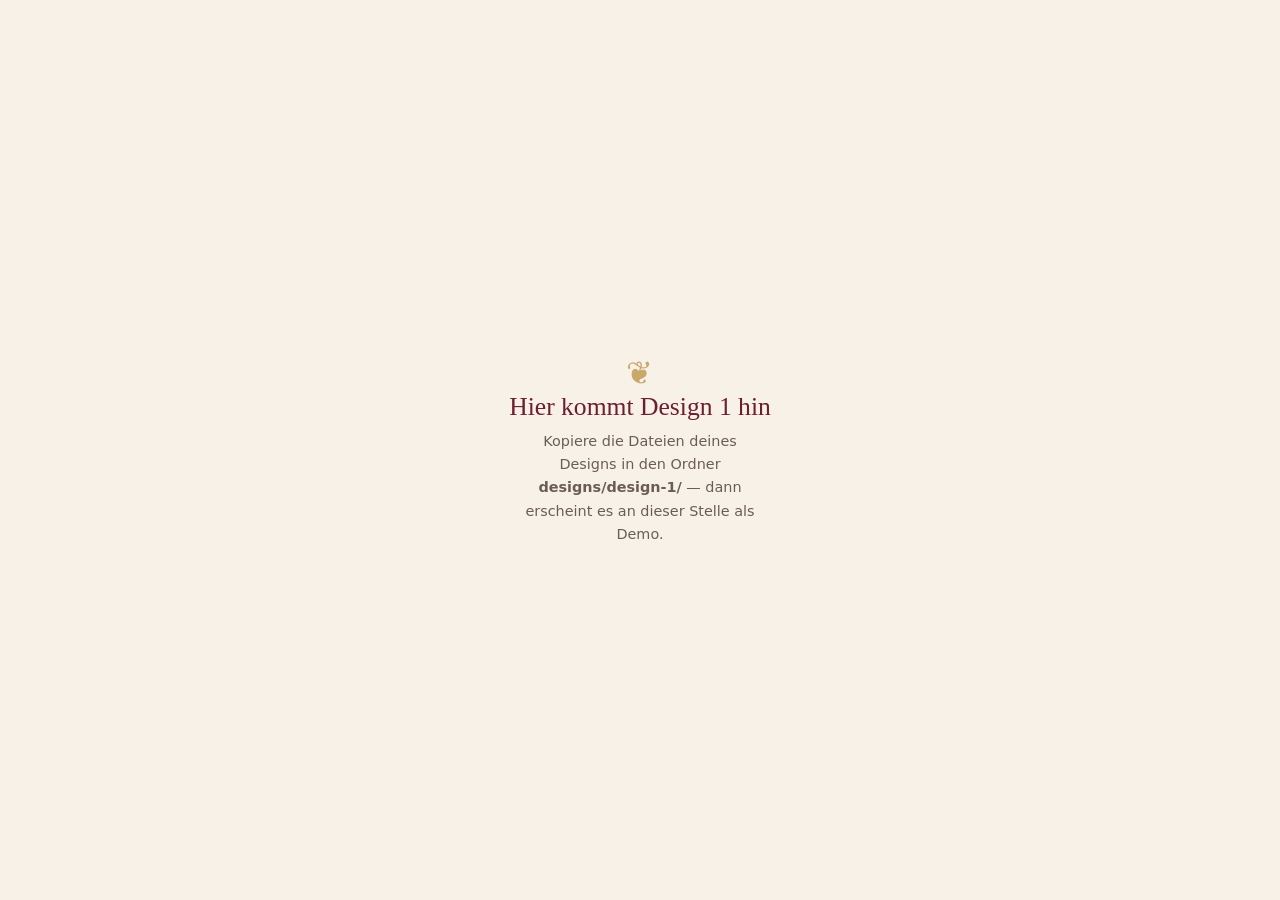
<file: designs/design-1/index.html>
<!DOCTYPE html>
<html lang="de">
<head>
<meta charset="UTF-8" />
<meta name="viewport" content="width=device-width, initial-scale=1.0" />
<title>Design 1 — Platzhalter</title>
<style>
  body{margin:0;min-height:100vh;display:grid;place-items:center;text-align:center;
       font-family:Georgia,serif;background:#f7f1e8;color:#6d1f2f;padding:2rem;box-sizing:border-box}
  h1{font-weight:500;font-size:1.6rem;margin:0 0 .5rem}
  p{font-family:system-ui,sans-serif;font-size:.9rem;color:#6b5d54;max-width:26ch;margin:0 auto;line-height:1.6}
  .orn{font-size:2rem;color:#c8a96a}
</style>
</head>
<body>
<div>
  <div class="orn">❦</div>
  <h1>Hier kommt Design 1 hin</h1>
  <p>Kopiere die Dateien deines Designs in den Ordner <b>designs/design-1/</b> — dann erscheint es an dieser Stelle als Demo.</p>
</div>
</body>
</html>
</file>
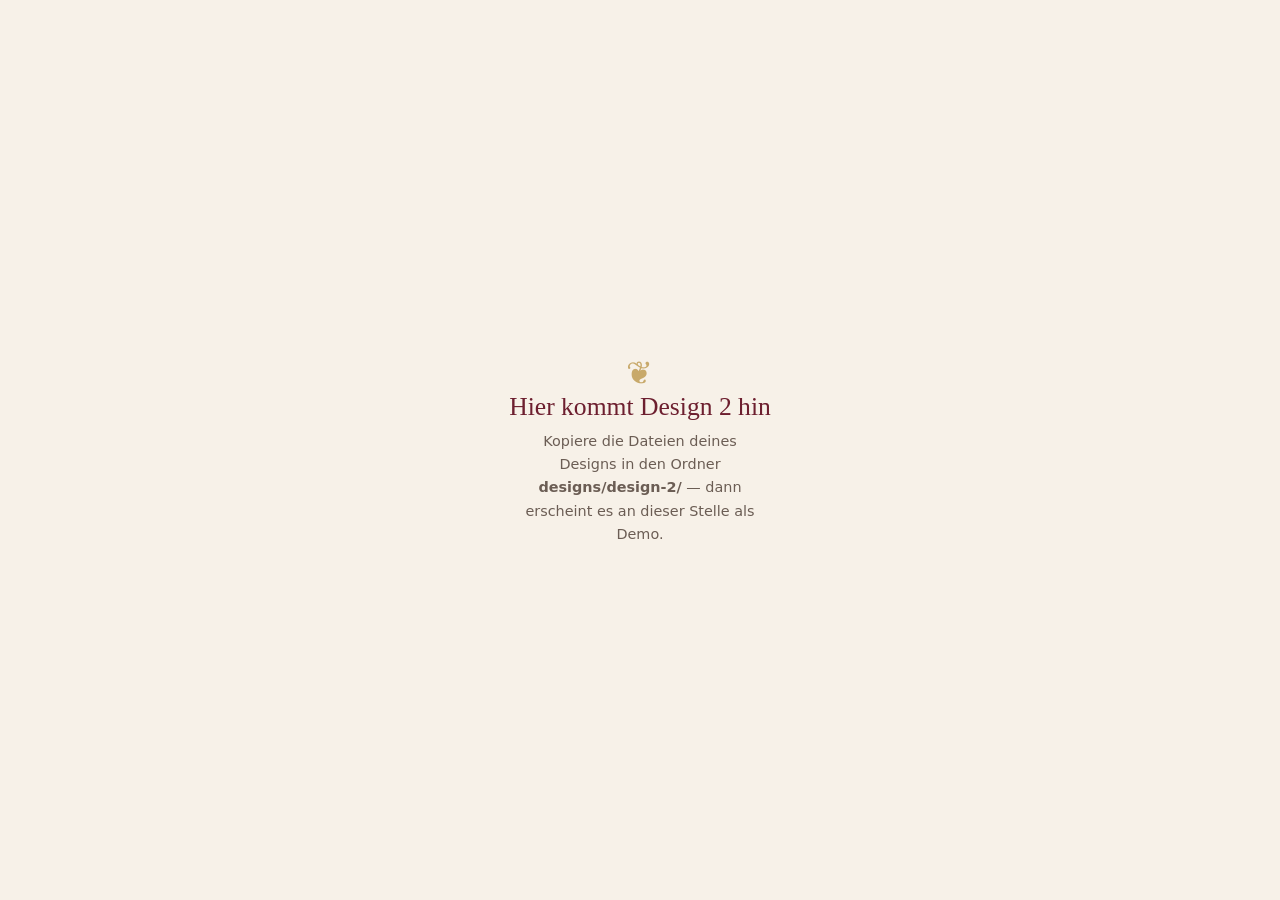
<file: designs/design-2/index.html>
<!DOCTYPE html>
<html lang="de">
<head>
<meta charset="UTF-8" />
<meta name="viewport" content="width=device-width, initial-scale=1.0" />
<title>Design 2 — Platzhalter</title>
<style>
  body{margin:0;min-height:100vh;display:grid;place-items:center;text-align:center;
       font-family:Georgia,serif;background:#f7f1e8;color:#6d1f2f;padding:2rem;box-sizing:border-box}
  h1{font-weight:500;font-size:1.6rem;margin:0 0 .5rem}
  p{font-family:system-ui,sans-serif;font-size:.9rem;color:#6b5d54;max-width:26ch;margin:0 auto;line-height:1.6}
  .orn{font-size:2rem;color:#c8a96a}
</style>
</head>
<body>
<div>
  <div class="orn">❦</div>
  <h1>Hier kommt Design 2 hin</h1>
  <p>Kopiere die Dateien deines Designs in den Ordner <b>designs/design-2/</b> — dann erscheint es an dieser Stelle als Demo.</p>
</div>
</body>
</html>
</file>
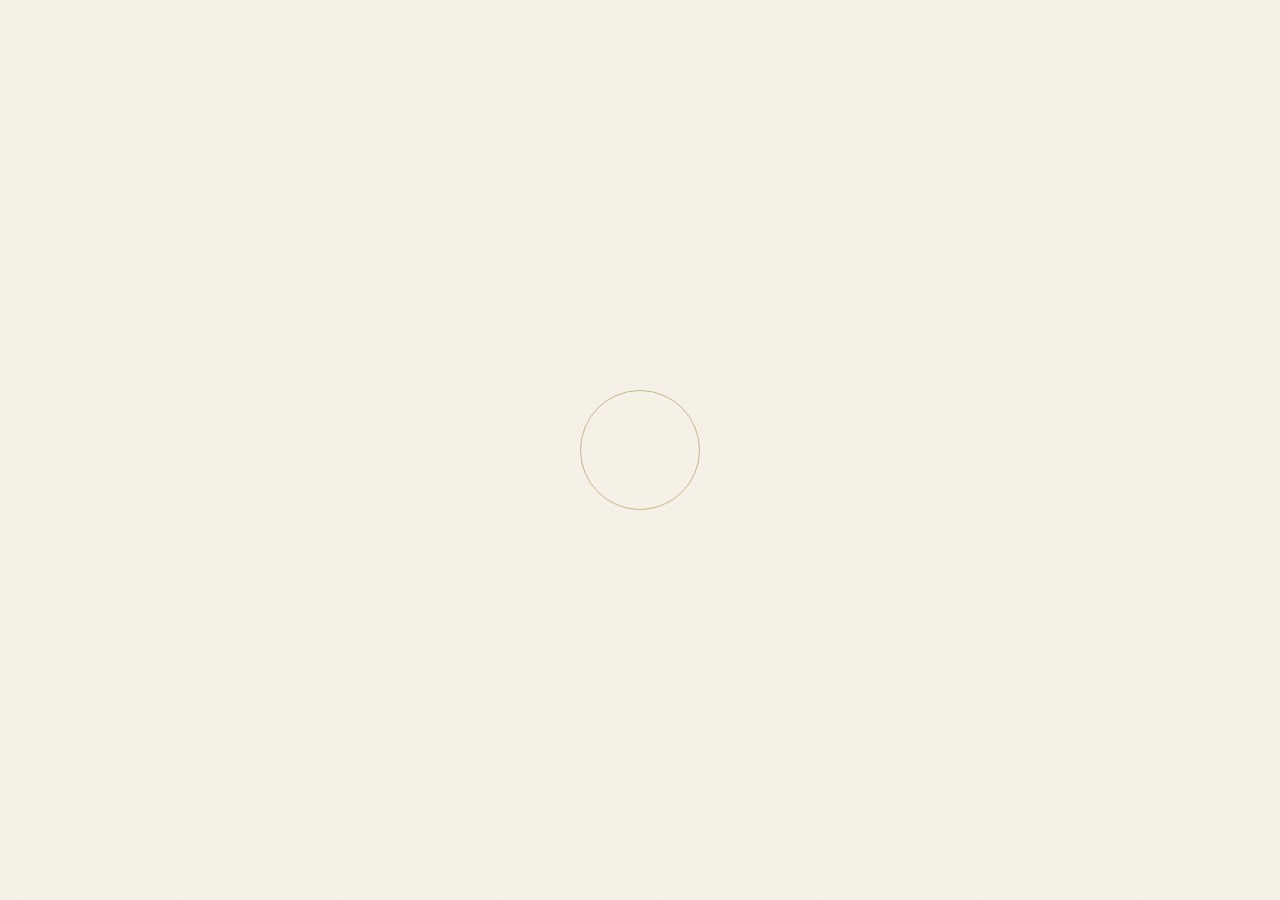
<file: designs/einladung-2/index.html>
<!DOCTYPE html>
<html lang="de">
<head>
  <meta charset="UTF-8" />
  <meta name="viewport" content="width=device-width, initial-scale=1.0, viewport-fit=cover" />
  <title>Einladung</title>
  <meta name="description" content="Unsere Einladung – wir freuen uns auf euch!" />
  <link rel="preconnect" href="https://fonts.googleapis.com" />
  <link rel="preconnect" href="https://fonts.gstatic.com" crossorigin />
  <link href="https://fonts.googleapis.com/css2?family=Cormorant+Garamond:ital,wght@0,400;0,500;0,600;1,400;1,500&family=Parisienne&family=Jost:wght@300;400;500&display=swap" rel="stylesheet" />
  <link rel="stylesheet" href="css/style.css?v=2" />
  <link rel="icon" href="data:image/svg+xml,<svg xmlns='http://www.w3.org/2000/svg' viewBox='0 0 100 100'><text y='.9em' font-size='90'>🕊️</text></svg>" />
</head>
<body>

  <!-- ======= 1. BRIEFUMSCHLAG (Intro) ======= -->
  <div id="envelope" class="envelope" aria-label="Einladung öffnen" role="button" tabindex="0">
    <video id="envelopeVideo" class="envelope__video" muted playsinline preload="auto"></video>
    <div class="envelope__pulse" aria-hidden="true"></div>
  </div>

  <!-- Hintergrundmusik + Stummschalt-Button (unten rechts) -->
  <audio id="bgMusic" loop preload="auto"></audio>
  <button id="musicToggle" class="music-toggle" type="button" aria-label="Musik stummschalten" hidden>
    <svg class="music-toggle__on" viewBox="0 0 24 24" fill="none" stroke="currentColor" stroke-width="1.6" stroke-linecap="round" stroke-linejoin="round" aria-hidden="true">
      <path d="M11 5L6.5 9H3v6h3.5L11 19z"/>
      <path d="M15 9.5a4 4 0 010 5"/>
      <path d="M17.5 7a7.5 7.5 0 010 10"/>
    </svg>
    <svg class="music-toggle__off" viewBox="0 0 24 24" fill="none" stroke="currentColor" stroke-width="1.6" stroke-linecap="round" stroke-linejoin="round" aria-hidden="true">
      <path d="M11 5L6.5 9H3v6h3.5L11 19z"/>
      <path d="M16 9.5l5 5M21 9.5l-5 5"/>
    </svg>
  </button>

  <!-- ======= EINLADUNG ======= -->
  <main id="invitation" class="invitation" hidden>

    <!-- 2. Hero: animiertes Aquarell mit zwei weißen Tauben -->
    <section class="hero">
      <video class="hero__video" muted loop playsinline autoplay preload="auto"></video>
      <div class="hero__overlay"></div>
      <div class="hero__content">
        <p class="hero__announce" data-config="announcement"></p>
        <h1 class="hero__names">
          <span class="hero__name" data-config="nameOne"></span>
          <span class="hero__amp">&amp;</span>
          <span class="hero__name" data-config="nameTwo"></span>
        </h1>
        <div class="hero__divider" aria-hidden="true"></div>
        <p class="hero__date" data-config="dateDisplay"></p>
      </div>
      <a class="hero__cta" href="#rsvp">
        <span>Bestätige deine Teilnahme</span>
        <svg class="hero__chevron" viewBox="0 0 24 24" fill="none" stroke="currentColor" stroke-width="1.5" aria-hidden="true"><path d="M6 9l6 6 6-6"/></svg>
      </a>
    </section>

    <!-- 3. Countdown -->
    <section class="countdown">
      <div class="countdown__inner">
        <h2 class="section-title section-title--light" data-config="countdownTitle"></h2>
        <p class="section-sub section-sub--light" data-config="countdownSubtitle"></p>
        <div class="countdown__grid" id="countdownGrid">
          <div class="countdown__tile"><span class="countdown__num" id="cdDays">0</span><span class="countdown__label">Tage</span></div>
          <div class="countdown__tile"><span class="countdown__num" id="cdHours">0</span><span class="countdown__label">Stunden</span></div>
          <div class="countdown__tile"><span class="countdown__num" id="cdMins">0</span><span class="countdown__label">Minuten</span></div>
          <div class="countdown__tile"><span class="countdown__num" id="cdSecs">0</span><span class="countdown__label">Sekunden</span></div>
        </div>
      </div>
    </section>

    <!-- 4. Details / Ablauf -->
    <section class="details">
      <div class="details__champagne" aria-hidden="true">
        <svg viewBox="0 0 64 64" fill="none" stroke="currentColor" stroke-width="1.6" stroke-linecap="round">
          <path d="M22 8l6 1M25 8.5L21 30c-.8 4 1.5 7 5 7s6.5-2.5 6-6.5L29.5 9.5z"/>
          <path d="M26 37v14M20 52h12" />
          <path d="M44 10l-6 2M41 11L46 32c1 4-1 7.2-4.5 7.6S35 37.5 35 33.5L38 12z"/>
          <path d="M42 40v12M36 53l12-2" />
          <circle cx="33" cy="6" r="1"/><circle cx="37" cy="3" r="1"/><circle cx="30" cy="2.5" r="1"/>
        </svg>
      </div>
      <h2 class="section-title" data-config="scheduleTitle"></h2>
      <p class="section-sub" data-config="scheduleSubtitle"></p>
      <ol class="timeline" id="timeline"></ol>
    </section>

    <!-- 5. Location -->
    <section class="location">
      <div class="location__card">
        <div class="location__pin" aria-hidden="true">
          <svg viewBox="0 0 24 24" fill="none" stroke="currentColor" stroke-width="1.5"><path d="M12 21s-7-5.1-7-11a7 7 0 1114 0c0 5.9-7 11-7 11z"/><circle cx="12" cy="10" r="2.6"/></svg>
        </div>
        <h2 class="location__title" data-config="locationTitle"></h2>
        <p class="location__name" data-config="locationName"></p>
        <p class="location__time">
          <svg viewBox="0 0 24 24" fill="none" stroke="currentColor" stroke-width="1.5" aria-hidden="true"><circle cx="12" cy="12" r="9"/><path d="M12 7v5l3 2"/></svg>
          <span data-config="locationTime"></span>
        </p>
        <figure class="location__photo">
          <img alt="Unsere Location" loading="lazy" />
        </figure>
        <p class="location__address" data-config="locationAddress"></p>
        <a class="btn btn--outline" id="mapsLink" href="#" target="_blank" rel="noopener">
          In Maps öffnen
          <svg viewBox="0 0 24 24" fill="none" stroke="currentColor" stroke-width="1.5" aria-hidden="true"><path d="M7 17L17 7M9 7h8v8"/></svg>
        </a>
      </div>
    </section>

    <!-- 6. Dresscode -->
    <section class="dresscode">
      <div class="dresscode__icon" aria-hidden="true">
        <svg viewBox="0 0 64 64" fill="none" stroke="currentColor" stroke-width="1.6" stroke-linecap="round" stroke-linejoin="round">
          <path d="M26 10c0 4 2.5 6 6 6s6-2 6-6"/>
          <path d="M26 10l-9 5 3 9 5-2-1 26c4 2 12 2 16 0l-1-26 5 2 3-9-9-5"/>
        </svg>
      </div>
      <h2 class="section-title" data-config="dresscodeTitle"></h2>
      <p class="section-sub" data-config="dresscodeSubtitle"></p>
      <p class="dresscode__text" data-config="dresscodeText"></p>
      <div class="dresscode__colors" id="dresscodeColors" aria-label="Farbpalette"></div>
    </section>

    <!-- 7. FAQ -->
    <section class="faq">
      <h2 class="section-title" data-config="faqTitle"></h2>
      <p class="section-sub" data-config="faqSubtitle"></p>
      <div class="faq__list" id="faqList"></div>
    </section>

    <!-- 8. Rückmeldebogen -->
    <section class="rsvp" id="rsvp">
      <h2 class="section-title section-title--light" data-config="rsvpTitle"></h2>
      <p class="section-sub section-sub--light rsvp__text" data-config="rsvpText"></p>
      <form class="rsvp__form" id="rsvpForm">
        <label class="field">
          <span class="field__label">Euer Name / Eure Namen</span>
          <input class="field__input" type="text" name="name" required autocomplete="name" />
        </label>
        <label class="field">
          <span class="field__label">E-Mail (für Rückfragen)</span>
          <input class="field__input" type="email" name="email" autocomplete="email" />
        </label>
        <fieldset class="field field--choice">
          <legend class="field__label">Seid ihr dabei?</legend>
          <label class="choice"><input type="radio" name="attendance" value="Ja, wir feiern mit!" required /><span>Ja, wir feiern mit! 🥂</span></label>
          <label class="choice"><input type="radio" name="attendance" value="Leider nein" /><span>Leider können wir nicht 😢</span></label>
        </fieldset>
        <label class="field">
          <span class="field__label">Anzahl Personen</span>
          <input class="field__input" type="number" name="persons" min="1" max="12" value="2" required />
        </label>
        <label class="field">
          <span class="field__label">Menüwunsch</span>
          <select class="field__input" name="food">
            <option value="">Bitte wählen (optional)</option>
            <option>Fleisch</option>
            <option>Fisch</option>
            <option>Vegetarisch</option>
            <option>Vegan</option>
            <option>Kindermenü</option>
          </select>
        </label>
        <label class="field">
          <span class="field__label">Nachricht an uns</span>
          <textarea class="field__input field__input--area" name="message" rows="3" placeholder="Wir freuen uns auf eure Zeilen …"></textarea>
        </label>
        <button class="btn btn--solid rsvp__submit" type="submit">Rückmeldung senden</button>
        <p class="rsvp__hint">Beim Absenden öffnet sich euer E-Mail-Programm mit der fertigen Rückmeldung – nur noch abschicken.</p>
        <a class="btn btn--outline btn--light" id="rsvpWhatsapp" href="#" hidden>Oder per WhatsApp zusagen</a>
      </form>
    </section>

    <!-- Fußzeile -->
    <footer class="footer">
      <svg class="footer__dove" viewBox="0 0 64 40" fill="none" stroke="currentColor" stroke-width="1.4" stroke-linecap="round" aria-hidden="true">
        <path d="M8 22c8-2 14-8 17-16 2 6 1 11-1 15 6-2 12-1 16 2-5 1-8 3-10 6 8 0 14 2 18 7-10-2-19-1-26 3-6 3-12 2-16-3 3-1 5-3 6-6-2-1-4-3-4-8z"/>
      </svg>
      <p class="footer__names"><span data-config="nameOne"></span> &amp; <span data-config="nameTwo"></span></p>
      <p class="footer__text" data-config="footerText"></p>
    </footer>
  </main>

  <script src="js/config.js?v=2"></script>
  <script src="js/rsvp-config.js?v=2"></script>
  <script src="js/rsvp.js?v=2"></script>
  <script src="js/main.js?v=3"></script>
</body>
</html>
</file>
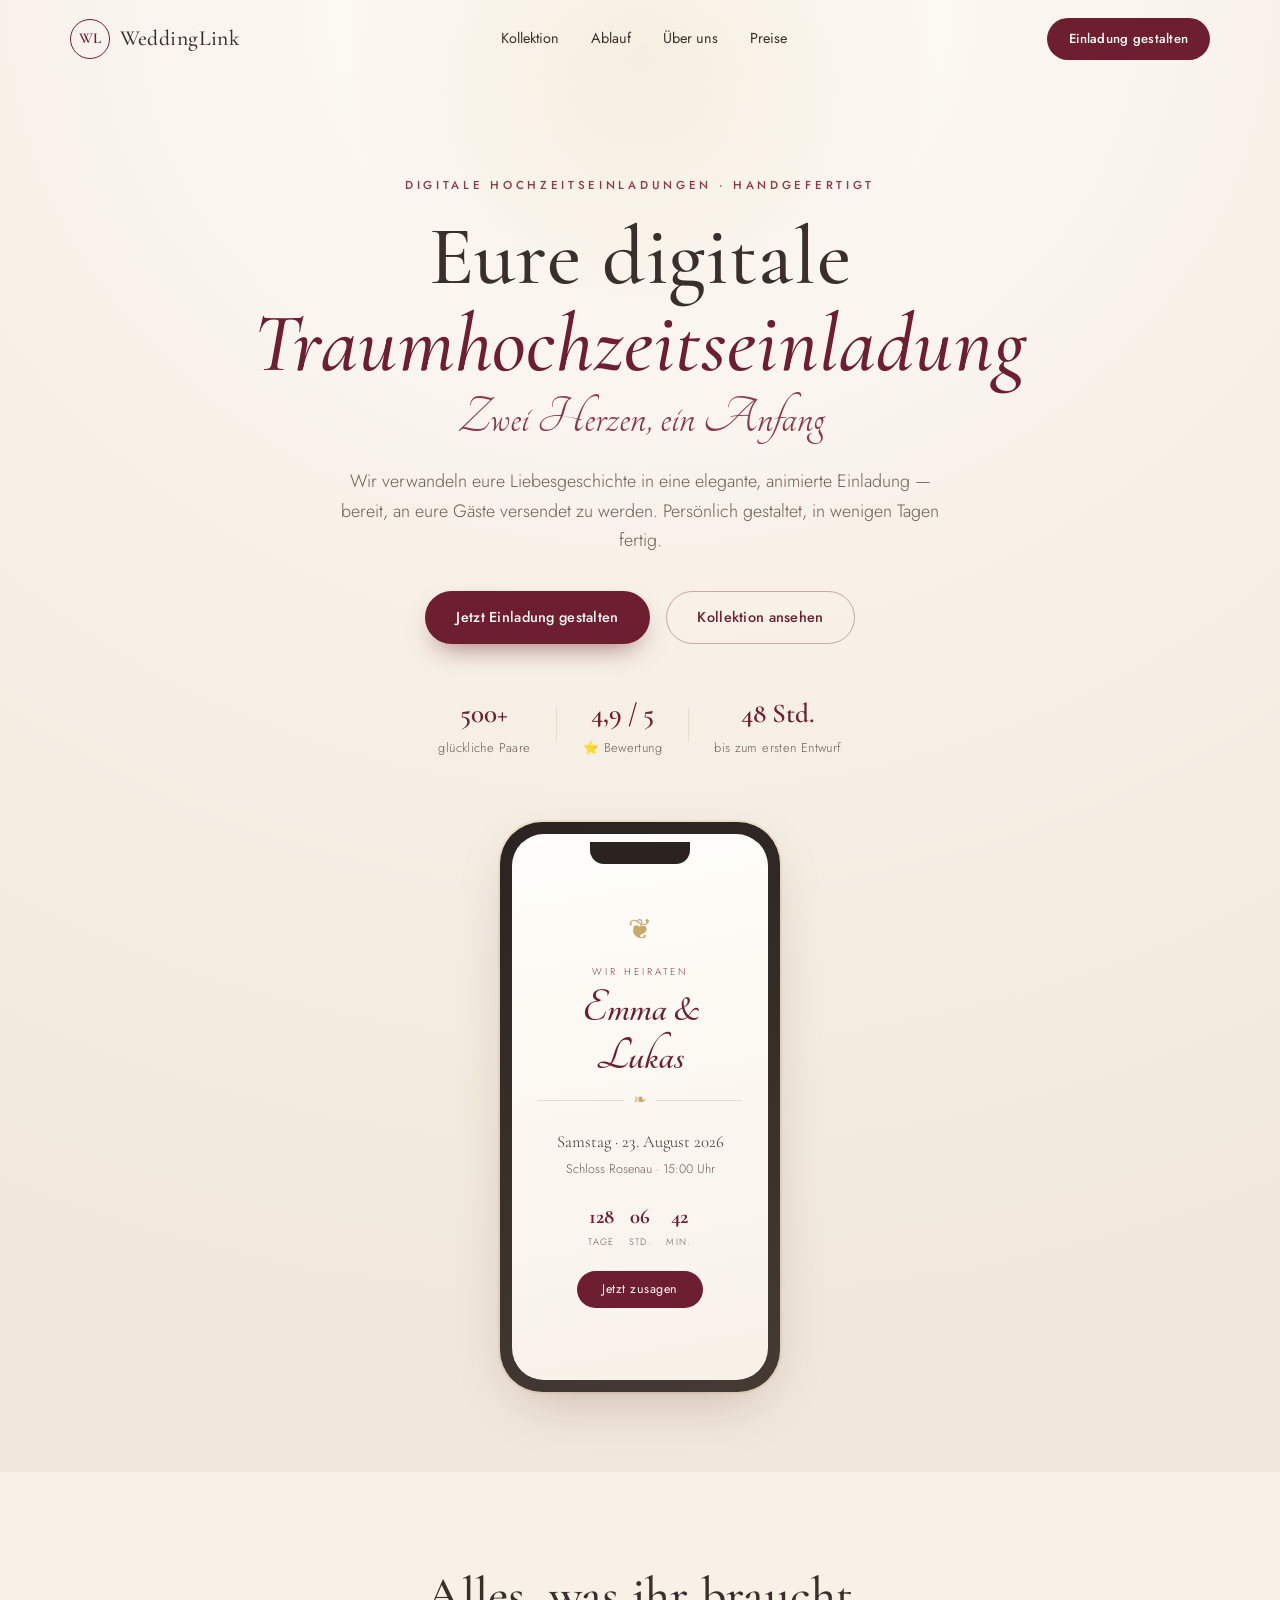
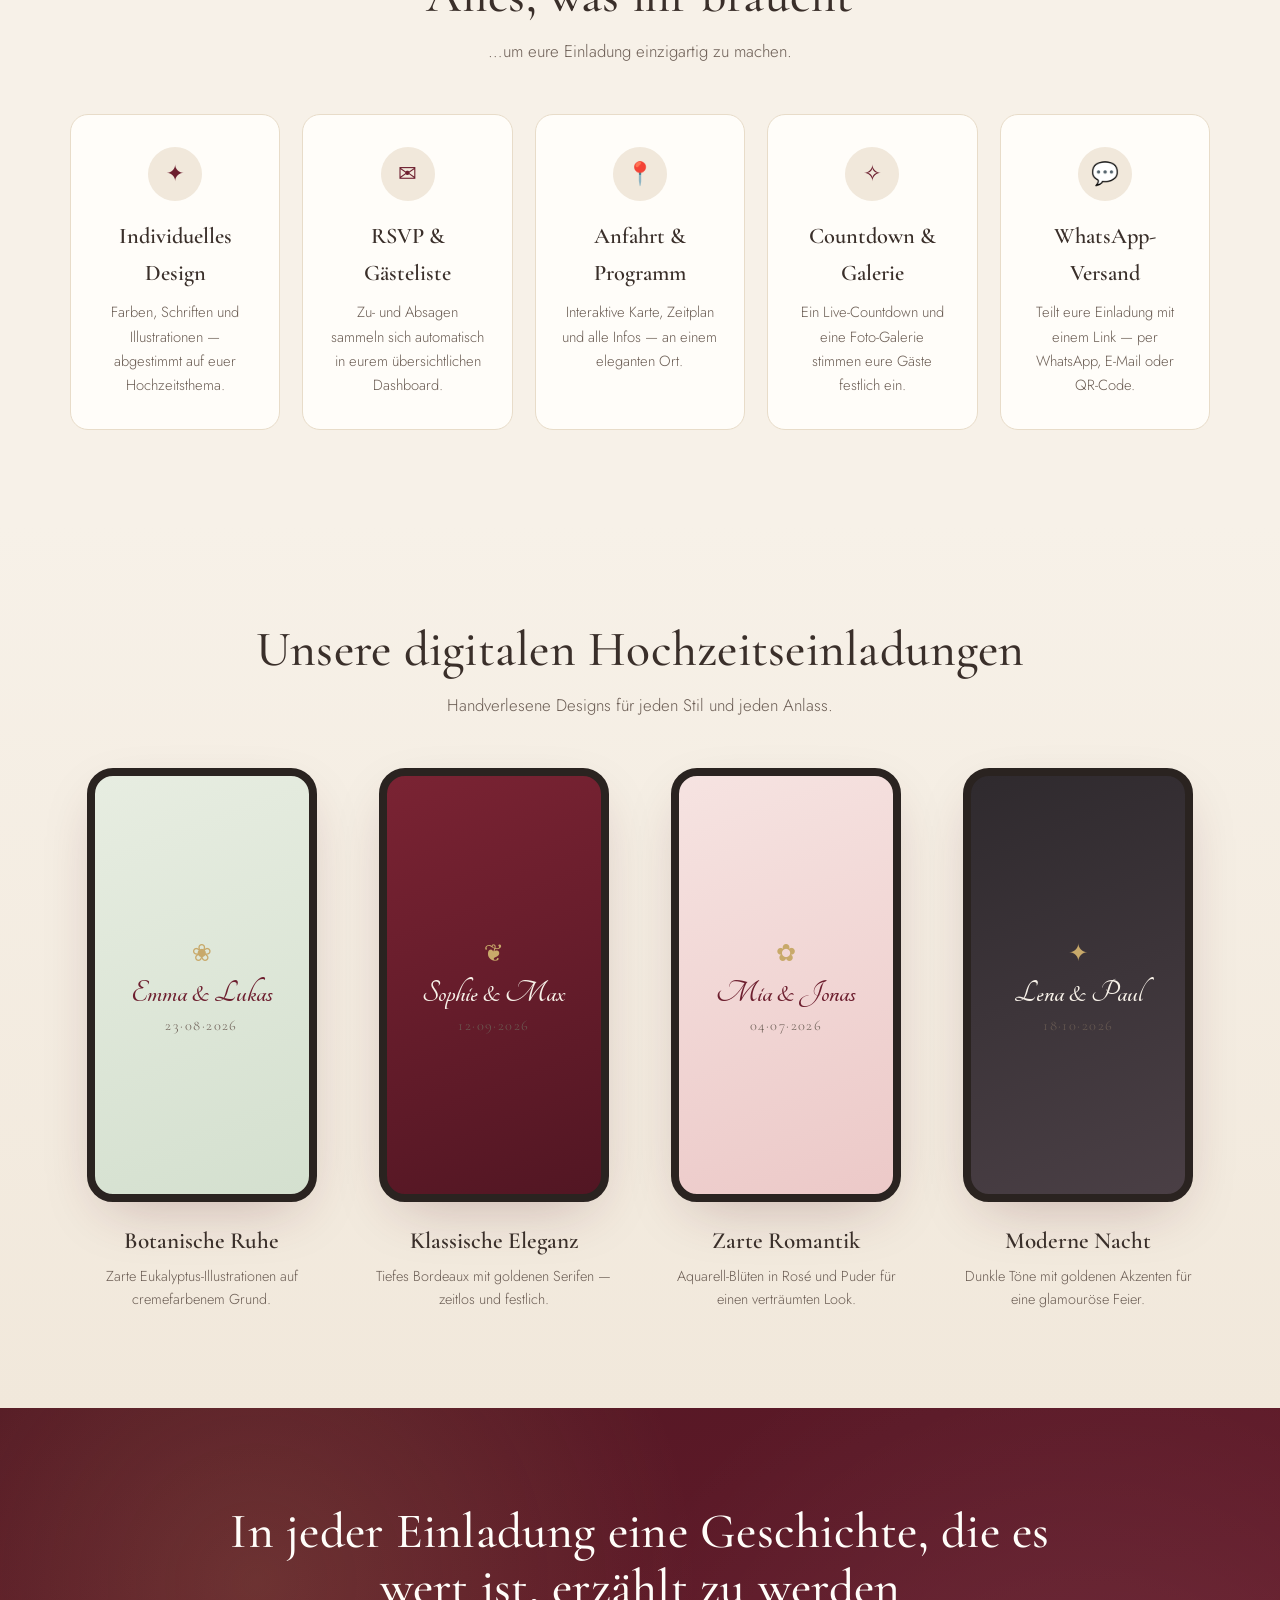
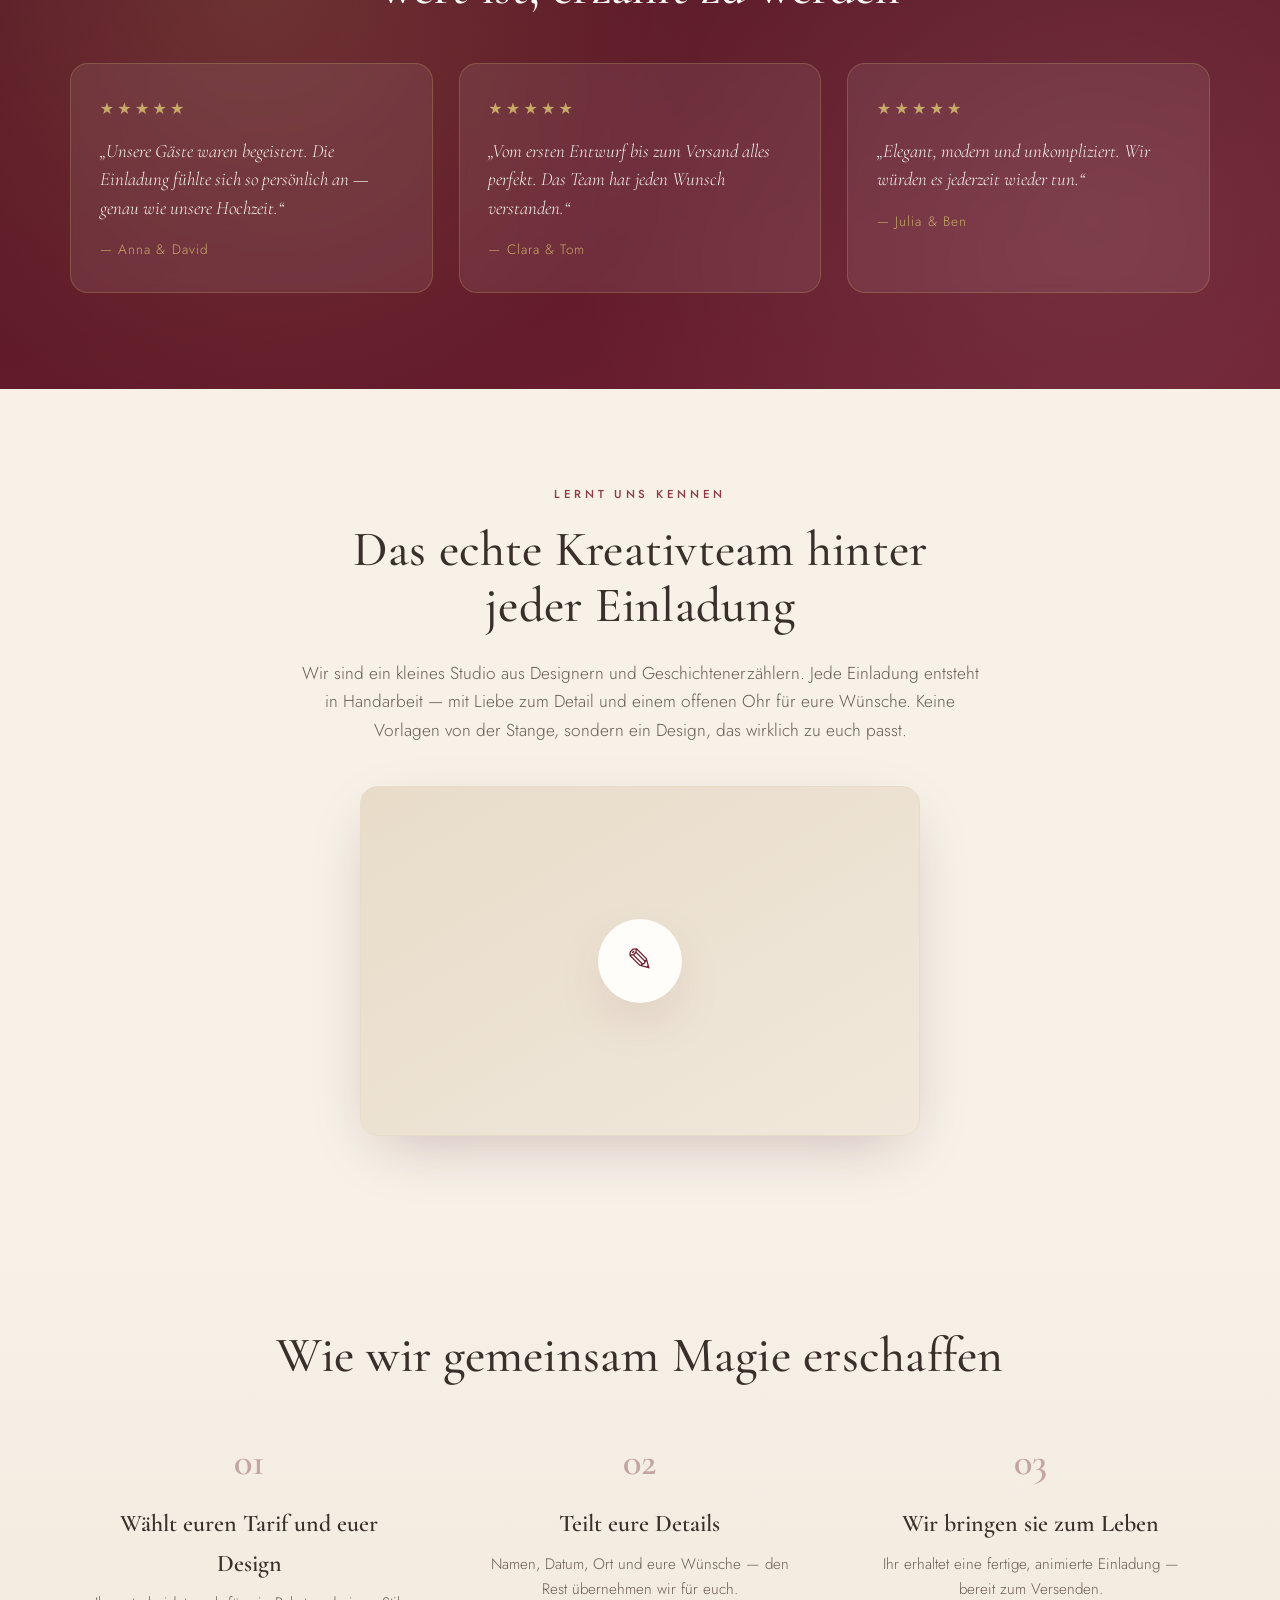
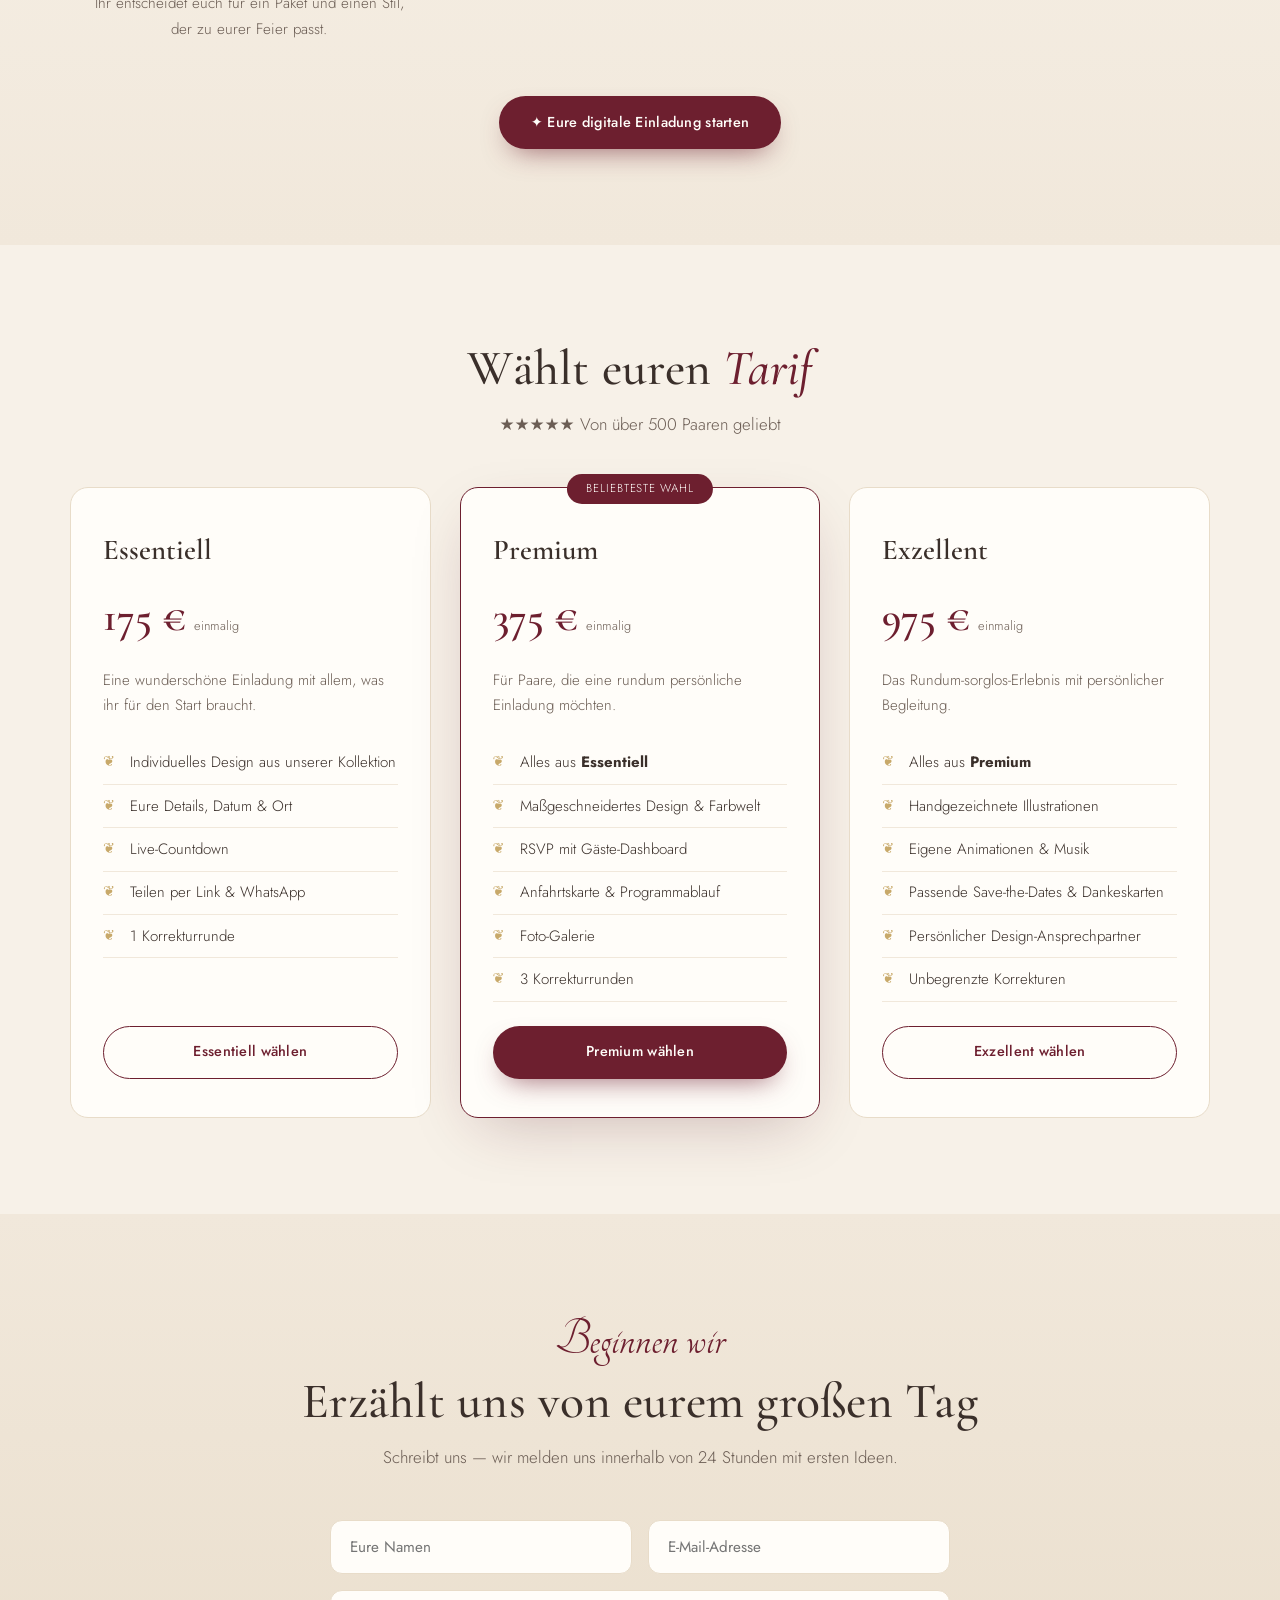
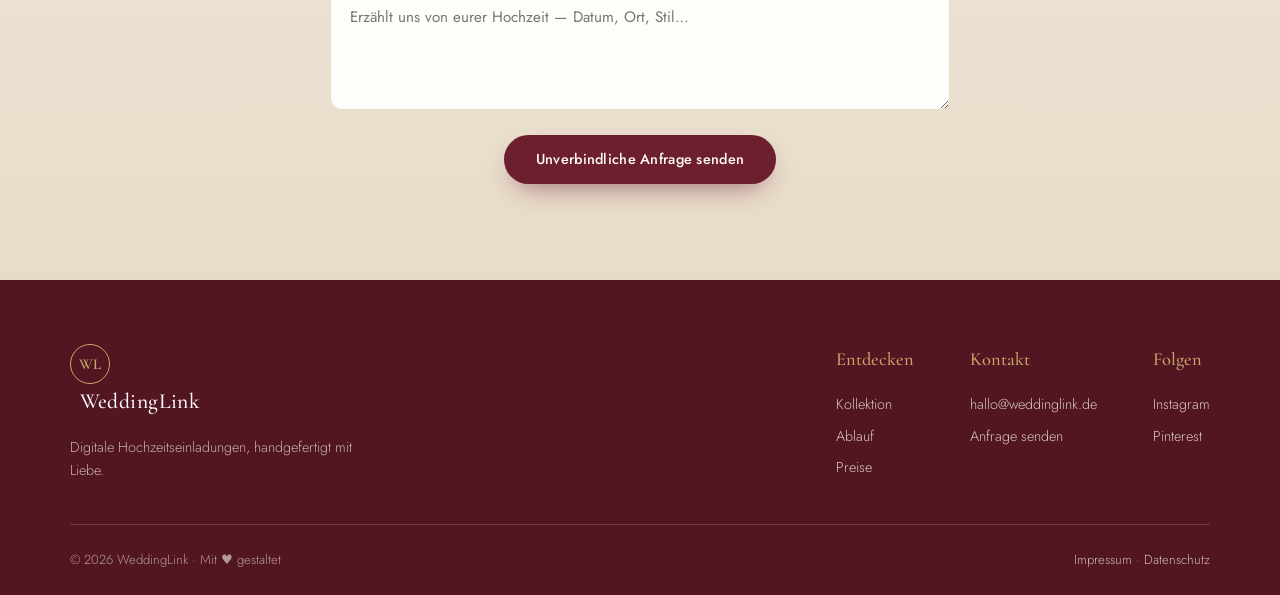
<file: .claude/skills/wedding-invitation-site/assets/index.html>
<!DOCTYPE html>
<html lang="de">
<head>
  <meta charset="UTF-8" />
  <meta name="viewport" content="width=device-width, initial-scale=1.0" />
  <title>WeddingLink — Eure digitale Traumhochzeitseinladung</title>
  <meta name="description" content="Handgefertigte digitale Hochzeitseinladungen, die eure Liebesgeschichte erzählen. Elegant, persönlich und in wenigen Tagen bereit zum Versenden." />
  <link rel="preconnect" href="https://fonts.googleapis.com" />
  <link rel="preconnect" href="https://fonts.gstatic.com" crossorigin />
  <link href="https://fonts.googleapis.com/css2?family=Cormorant+Garamond:ital,wght@0,400;0,500;0,600;1,400;1,500&family=Jost:wght@300;400;500;600&family=Tangerine:wght@700&display=swap" rel="stylesheet" />
  <link rel="stylesheet" href="styles.css" />
</head>
<body>
  <!-- Navigation -->
  <header class="nav" id="nav">
    <div class="container nav__inner">
      <a href="#top" class="brand">
        <span class="brand__mark">WL</span>
        <span class="brand__name">WeddingLink</span>
      </a>
      <nav class="nav__links" aria-label="Hauptnavigation">
        <a href="#kollektion">Kollektion</a>
        <a href="#ablauf">Ablauf</a>
        <a href="#team">Über uns</a>
        <a href="#preise">Preise</a>
      </nav>
      <a href="#preise" class="btn btn--nav">Einladung gestalten</a>
      <button class="nav__toggle" aria-label="Menü öffnen" id="navToggle">
        <span></span><span></span><span></span>
      </button>
    </div>
  </header>

  <!-- Hero -->
  <section class="hero" id="top">
    <div class="hero__glow"></div>
    <div class="container hero__inner">
      <p class="eyebrow">Digitale Hochzeitseinladungen · Handgefertigt</p>
      <h1 class="hero__title">
        Eure digitale <em>Traumhochzeits&shy;einladung</em>
      </h1>
      <p class="script">Zwei Herzen, ein Anfang</p>
      <p class="hero__lead">
        Wir verwandeln eure Liebesgeschichte in eine elegante, animierte Einladung —
        bereit, an eure Gäste versendet zu werden. Persönlich gestaltet, in wenigen Tagen fertig.
      </p>
      <div class="hero__actions">
        <a href="#preise" class="btn btn--primary">Jetzt Einladung gestalten</a>
        <a href="#kollektion" class="btn btn--ghost">Kollektion ansehen</a>
      </div>
      <div class="hero__meta">
        <div><strong>500+</strong><span>glückliche Paare</span></div>
        <div class="hero__meta-div"></div>
        <div><strong>4,9 / 5</strong><span>⭐ Bewertung</span></div>
        <div class="hero__meta-div"></div>
        <div><strong>48 Std.</strong><span>bis zum ersten Entwurf</span></div>
      </div>

      <!-- Phone mockup -->
      <div class="phone" aria-hidden="true">
        <div class="phone__notch"></div>
        <div class="phone__screen">
          <div class="invite">
            <div class="invite__ornament">❦</div>
            <p class="invite__pre">Wir heiraten</p>
            <h3 class="invite__names">Emma &amp; Lukas</h3>
            <div class="invite__rule"><span>❧</span></div>
            <p class="invite__date">Samstag · 23. August 2026</p>
            <p class="invite__place">Schloss Rosenau · 15:00 Uhr</p>
            <div class="invite__count">
              <div><b>128</b><i>Tage</i></div>
              <div><b>06</b><i>Std.</i></div>
              <div><b>42</b><i>Min.</i></div>
            </div>
            <button class="invite__rsvp">Jetzt zusagen</button>
          </div>
        </div>
      </div>
    </div>
  </section>

  <!-- Features -->
  <section class="features">
    <div class="container">
      <h2 class="section-title">Alles, was ihr braucht</h2>
      <p class="section-sub">…um eure Einladung einzigartig zu machen.</p>
      <div class="feature-grid">
        <article class="feature-card">
          <div class="feature-card__icon">✦</div>
          <h3>Individuelles Design</h3>
          <p>Farben, Schriften und Illustrationen — abgestimmt auf euer Hochzeitsthema.</p>
        </article>
        <article class="feature-card">
          <div class="feature-card__icon">✉</div>
          <h3>RSVP &amp; Gästeliste</h3>
          <p>Zu- und Absagen sammeln sich automatisch in eurem übersichtlichen Dashboard.</p>
        </article>
        <article class="feature-card">
          <div class="feature-card__icon">📍</div>
          <h3>Anfahrt &amp; Programm</h3>
          <p>Interaktive Karte, Zeitplan und alle Infos — an einem eleganten Ort.</p>
        </article>
        <article class="feature-card">
          <div class="feature-card__icon">✧</div>
          <h3>Countdown &amp; Galerie</h3>
          <p>Ein Live-Countdown und eine Foto-Galerie stimmen eure Gäste festlich ein.</p>
        </article>
        <article class="feature-card">
          <div class="feature-card__icon">💬</div>
          <h3>WhatsApp-Versand</h3>
          <p>Teilt eure Einladung mit einem Link — per WhatsApp, E-Mail oder QR-Code.</p>
        </article>
      </div>
    </div>
  </section>

  <!-- Collection -->
  <section class="collection" id="kollektion">
    <div class="container">
      <h2 class="section-title">Unsere digitalen Hochzeitseinladungen</h2>
      <p class="section-sub">Handverlesene Designs für jeden Stil und jeden Anlass.</p>
      <div class="cards">
        <article class="design-card">
          <div class="design-card__phone design-card__phone--sage">
            <div class="mini-invite">
              <span>❀</span>
              <h4>Emma &amp; Lukas</h4>
              <p>23·08·2026</p>
            </div>
          </div>
          <h3>Botanische Ruhe</h3>
          <p>Zarte Eukalyptus-Illustrationen auf cremefarbenem Grund.</p>
        </article>
        <article class="design-card">
          <div class="design-card__phone design-card__phone--wine">
            <div class="mini-invite mini-invite--light">
              <span>❦</span>
              <h4>Sophie &amp; Max</h4>
              <p>12·09·2026</p>
            </div>
          </div>
          <h3>Klassische Eleganz</h3>
          <p>Tiefes Bordeaux mit goldenen Serifen — zeitlos und festlich.</p>
        </article>
        <article class="design-card">
          <div class="design-card__phone design-card__phone--blush">
            <div class="mini-invite">
              <span>✿</span>
              <h4>Mia &amp; Jonas</h4>
              <p>04·07·2026</p>
            </div>
          </div>
          <h3>Zarte Romantik</h3>
          <p>Aquarell-Blüten in Rosé und Puder für einen verträumten Look.</p>
        </article>
        <article class="design-card">
          <div class="design-card__phone design-card__phone--noir">
            <div class="mini-invite mini-invite--light">
              <span>✦</span>
              <h4>Lena &amp; Paul</h4>
              <p>18·10·2026</p>
            </div>
          </div>
          <h3>Moderne Nacht</h3>
          <p>Dunkle Töne mit goldenen Akzenten für eine glamouröse Feier.</p>
        </article>
      </div>
    </div>
  </section>

  <!-- Testimonials -->
  <section class="testimonials">
    <div class="testimonials__overlay"></div>
    <div class="container testimonials__inner">
      <h2 class="section-title section-title--light">In jeder Einladung eine Geschichte, die es wert ist, erzählt zu werden</h2>
      <div class="quotes">
        <blockquote class="quote">
          <div class="quote__stars">★★★★★</div>
          <p>„Unsere Gäste waren begeistert. Die Einladung fühlte sich so persönlich an — genau wie unsere Hochzeit.“</p>
          <cite>— Anna &amp; David</cite>
        </blockquote>
        <blockquote class="quote">
          <div class="quote__stars">★★★★★</div>
          <p>„Vom ersten Entwurf bis zum Versand alles perfekt. Das Team hat jeden Wunsch verstanden.“</p>
          <cite>— Clara &amp; Tom</cite>
        </blockquote>
        <blockquote class="quote">
          <div class="quote__stars">★★★★★</div>
          <p>„Elegant, modern und unkompliziert. Wir würden es jederzeit wieder tun.“</p>
          <cite>— Julia &amp; Ben</cite>
        </blockquote>
      </div>
    </div>
  </section>

  <!-- Team -->
  <section class="team" id="team">
    <div class="container team__inner">
      <p class="eyebrow eyebrow--center">Lernt uns kennen</p>
      <h2 class="section-title">Das echte Kreativteam hinter<br />jeder Einladung</h2>
      <p class="team__lead">
        Wir sind ein kleines Studio aus Designern und Geschichtenerzählern. Jede Einladung
        entsteht in Handarbeit — mit Liebe zum Detail und einem offenen Ohr für eure Wünsche.
        Keine Vorlagen von der Stange, sondern ein Design, das wirklich zu euch passt.
      </p>
      <div class="team__photo" aria-hidden="true">
        <div class="team__photo-inner">✎</div>
      </div>
    </div>
  </section>

  <!-- Process -->
  <section class="process" id="ablauf">
    <div class="container">
      <h2 class="section-title">Wie wir gemeinsam Magie erschaffen</h2>
      <div class="steps">
        <div class="step">
          <div class="step__num">01</div>
          <h3>Wählt euren Tarif und euer Design</h3>
          <p>Ihr entscheidet euch für ein Paket und einen Stil, der zu eurer Feier passt.</p>
        </div>
        <div class="step">
          <div class="step__num">02</div>
          <h3>Teilt eure Details</h3>
          <p>Namen, Datum, Ort und eure Wünsche — den Rest übernehmen wir für euch.</p>
        </div>
        <div class="step">
          <div class="step__num">03</div>
          <h3>Wir bringen sie zum Leben</h3>
          <p>Ihr erhaltet eine fertige, animierte Einladung — bereit zum Versenden.</p>
        </div>
      </div>
      <div class="process__cta">
        <a href="#preise" class="btn btn--primary">✦ Eure digitale Einladung starten</a>
      </div>
    </div>
  </section>

  <!-- Pricing -->
  <section class="pricing" id="preise">
    <div class="container">
      <h2 class="section-title">Wählt euren <em>Tarif</em></h2>
      <p class="section-sub">★★★★★ Von über 500 Paaren geliebt</p>
      <div class="plans">
        <article class="plan">
          <h3 class="plan__name">Essentiell</h3>
          <div class="plan__price">175 €<span>einmalig</span></div>
          <p class="plan__desc">Eine wunderschöne Einladung mit allem, was ihr für den Start braucht.</p>
          <ul class="plan__list">
            <li>Individuelles Design aus unserer Kollektion</li>
            <li>Eure Details, Datum &amp; Ort</li>
            <li>Live-Countdown</li>
            <li>Teilen per Link &amp; WhatsApp</li>
            <li>1 Korrekturrunde</li>
          </ul>
          <a href="#kontakt" class="btn btn--outline plan__btn">Essentiell wählen</a>
        </article>

        <article class="plan plan--featured">
          <div class="plan__badge">Beliebteste Wahl</div>
          <h3 class="plan__name">Premium</h3>
          <div class="plan__price">375 €<span>einmalig</span></div>
          <p class="plan__desc">Für Paare, die eine rundum persönliche Einladung möchten.</p>
          <ul class="plan__list">
            <li>Alles aus <b>Essentiell</b></li>
            <li>Maßgeschneidertes Design &amp; Farbwelt</li>
            <li>RSVP mit Gäste-Dashboard</li>
            <li>Anfahrtskarte &amp; Programmablauf</li>
            <li>Foto-Galerie</li>
            <li>3 Korrekturrunden</li>
          </ul>
          <a href="#kontakt" class="btn btn--primary plan__btn">Premium wählen</a>
        </article>

        <article class="plan">
          <h3 class="plan__name">Exzellent</h3>
          <div class="plan__price">975 €<span>einmalig</span></div>
          <p class="plan__desc">Das Rundum-sorglos-Erlebnis mit persönlicher Begleitung.</p>
          <ul class="plan__list">
            <li>Alles aus <b>Premium</b></li>
            <li>Handgezeichnete Illustrationen</li>
            <li>Eigene Animationen &amp; Musik</li>
            <li>Passende Save-the-Dates &amp; Dankeskarten</li>
            <li>Persönlicher Design-Ansprechpartner</li>
            <li>Unbegrenzte Korrekturen</li>
          </ul>
          <a href="#kontakt" class="btn btn--outline plan__btn">Exzellent wählen</a>
        </article>
      </div>
    </div>
  </section>

  <!-- Contact / CTA -->
  <section class="cta" id="kontakt">
    <div class="container cta__inner">
      <p class="script script--dark">Beginnen wir</p>
      <h2 class="section-title">Erzählt uns von eurem großen Tag</h2>
      <p class="section-sub">Schreibt uns — wir melden uns innerhalb von 24 Stunden mit ersten Ideen.</p>
      <form class="cta__form" id="contactForm" novalidate>
        <div class="field">
          <input type="text" id="names" name="names" placeholder="Eure Namen" required />
        </div>
        <div class="field">
          <input type="email" id="email" name="email" placeholder="E-Mail-Adresse" required />
        </div>
        <div class="field field--full">
          <textarea id="message" name="message" rows="4" placeholder="Erzählt uns von eurer Hochzeit — Datum, Ort, Stil…"></textarea>
        </div>
        <button type="submit" class="btn btn--primary cta__submit">Unverbindliche Anfrage senden</button>
        <p class="cta__note" id="formNote" hidden>Vielen Dank! Wir melden uns in Kürze bei euch. 💌</p>
      </form>
    </div>
  </section>

  <!-- Footer -->
  <footer class="footer">
    <div class="container footer__inner">
      <div class="footer__brand">
        <span class="brand__mark">WL</span>
        <span class="brand__name">WeddingLink</span>
        <p>Digitale Hochzeitseinladungen, handgefertigt mit Liebe.</p>
      </div>
      <div class="footer__cols">
        <div>
          <h4>Entdecken</h4>
          <a href="#kollektion">Kollektion</a>
          <a href="#ablauf">Ablauf</a>
          <a href="#preise">Preise</a>
        </div>
        <div>
          <h4>Kontakt</h4>
          <a href="mailto:hallo@weddinglink.de">hallo@weddinglink.de</a>
          <a href="#kontakt">Anfrage senden</a>
        </div>
        <div>
          <h4>Folgen</h4>
          <a href="#">Instagram</a>
          <a href="#">Pinterest</a>
        </div>
      </div>
    </div>
    <div class="footer__bar">
      <p>© 2026 WeddingLink · Mit ♥ gestaltet</p>
      <p><a href="#">Impressum</a> · <a href="#">Datenschutz</a></p>
    </div>
  </footer>

  <script src="script.js"></script>
</body>
</html>
</file>
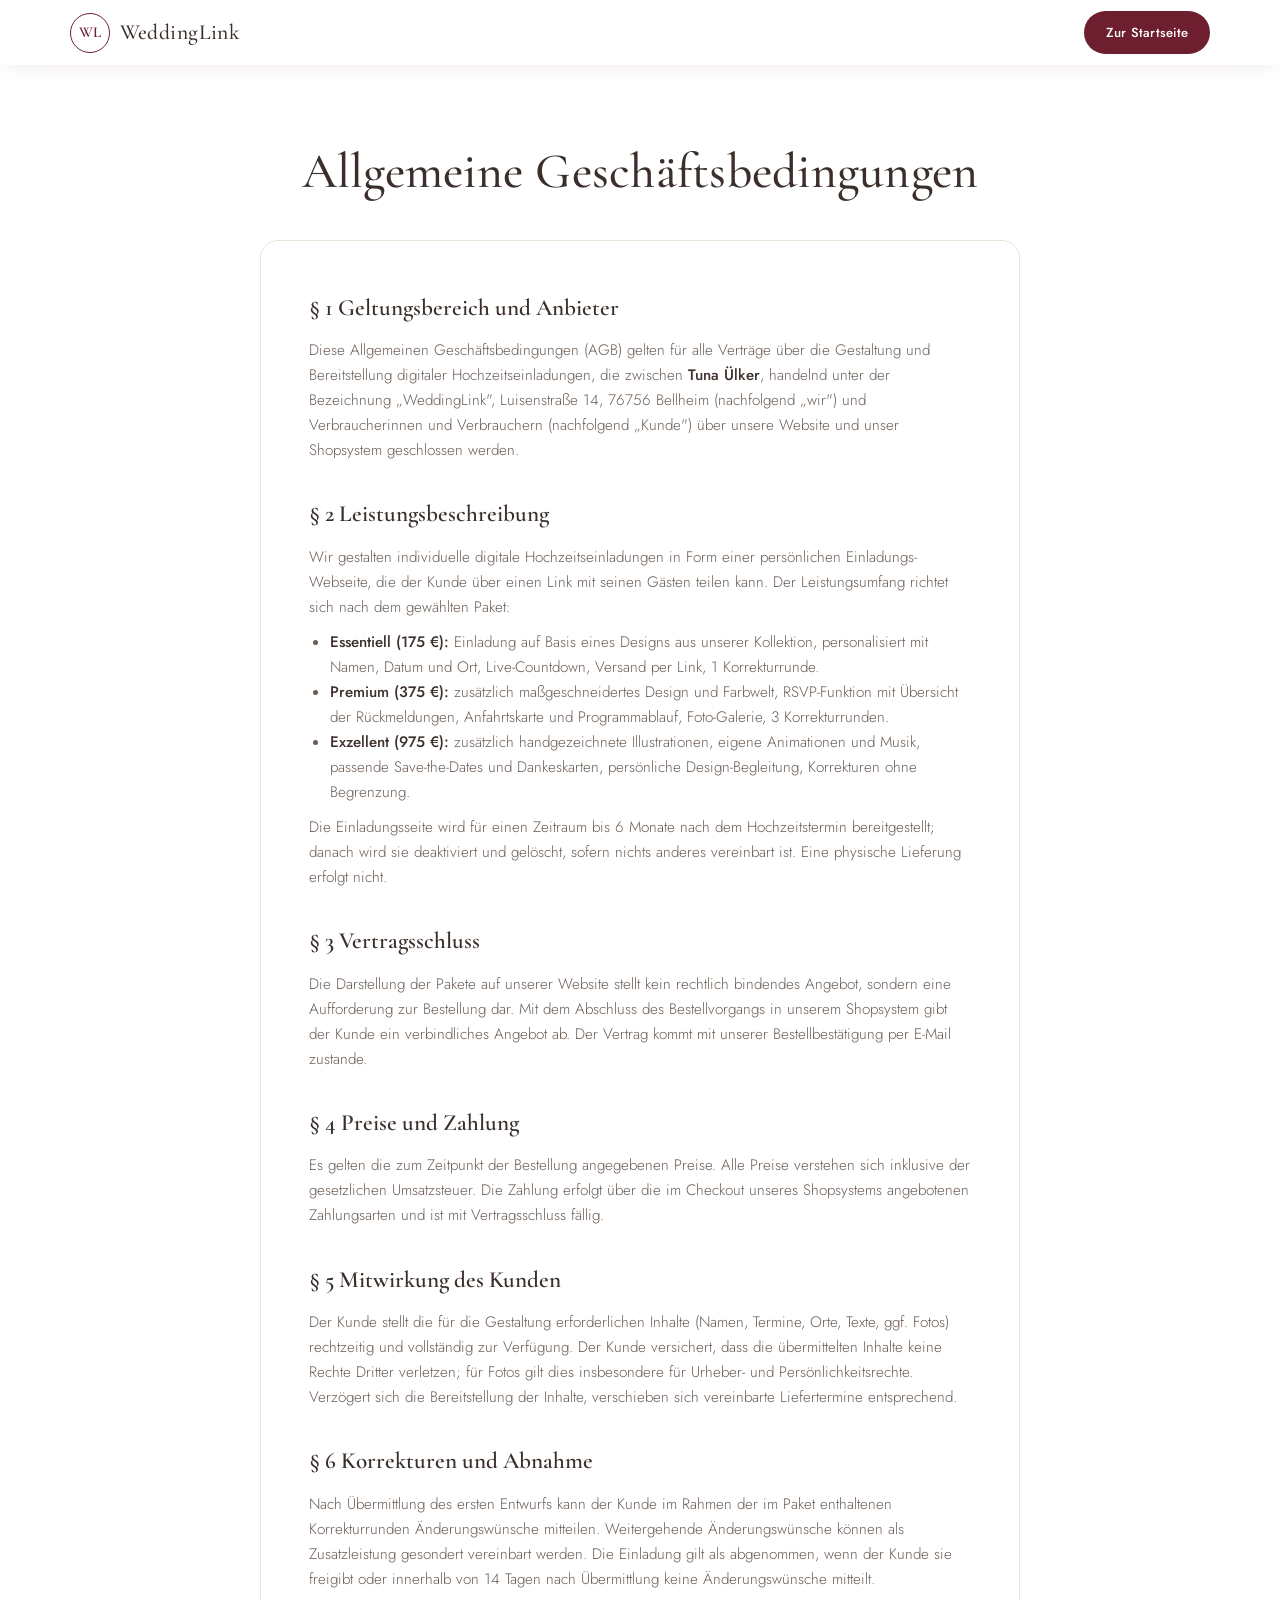
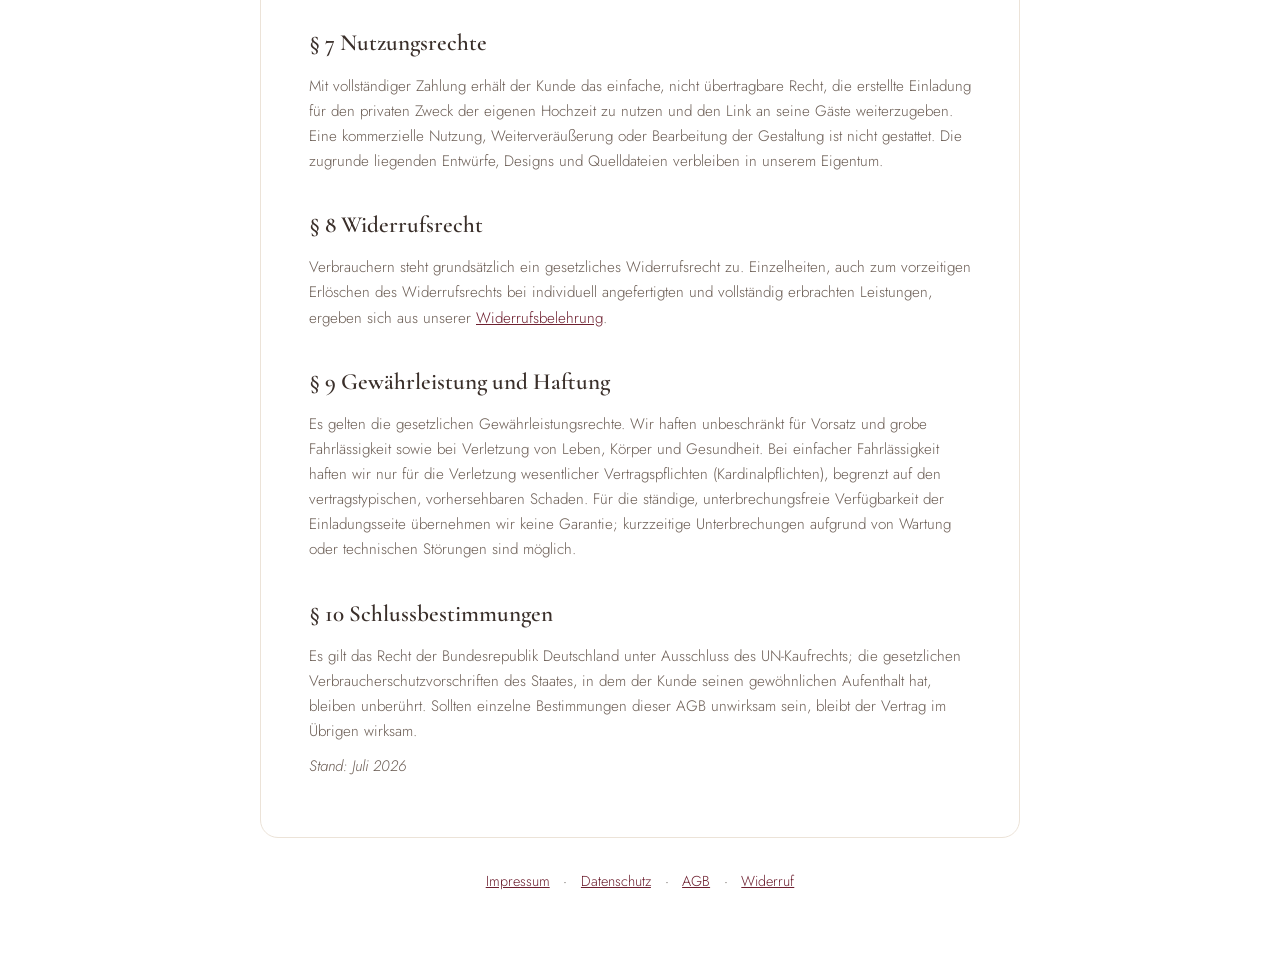
<file: agb.html>
<!DOCTYPE html>
<html lang="de">
<head>
  <meta charset="UTF-8" />
  <meta name="viewport" content="width=device-width, initial-scale=1.0" />
  <title>AGB — WeddingLink</title>
  <meta name="robots" content="noindex" />
  <link rel="preconnect" href="https://fonts.googleapis.com" />
  <link rel="preconnect" href="https://fonts.gstatic.com" crossorigin />
  <link href="https://fonts.googleapis.com/css2?family=Cormorant+Garamond:ital,wght@0,400;0,500;0,600;1,400;1,500&family=Jost:wght@300;400;500;600&family=Tangerine:wght@700&display=swap" rel="stylesheet" />
  <link rel="stylesheet" href="styles.css?v=6" />
  <link rel="stylesheet" href="legal.css" />
</head>
<body>
  <header class="nav scrolled">
    <div class="container nav__inner">
      <a href="index.html" class="brand">
        <span class="brand__mark">WL</span>
        <span class="brand__name">WeddingLink</span>
      </a>
      <a href="index.html" class="btn btn--nav">Zur Startseite</a>
    </div>
  </header>

  <main class="legal">
    <div class="container">
      <h1 class="section-title">Allgemeine Geschäftsbedingungen</h1>
      <div class="legal__body">

        <h2>§ 1 Geltungsbereich und Anbieter</h2>
        <p>
          Diese Allgemeinen Geschäftsbedingungen (AGB) gelten für alle Verträge über die Gestaltung
          und Bereitstellung digitaler Hochzeitseinladungen, die zwischen
          <strong>Tuna Ülker</strong>, handelnd unter der Bezeichnung
          „WeddingLink", Luisenstraße 14, 76756 Bellheim
          (nachfolgend „wir") und Verbraucherinnen und Verbrauchern (nachfolgend „Kunde") über unsere
          Website und unser Shopsystem geschlossen werden.
        </p>

        <h2>§ 2 Leistungsbeschreibung</h2>
        <p>
          Wir gestalten individuelle digitale Hochzeitseinladungen in Form einer persönlichen
          Einladungs-Webseite, die der Kunde über einen Link mit seinen Gästen teilen kann. Der
          Leistungsumfang richtet sich nach dem gewählten Paket:
        </p>
        <ul>
          <li><strong>Essentiell (175 €):</strong> Einladung auf Basis eines Designs aus unserer Kollektion,
            personalisiert mit Namen, Datum und Ort, Live-Countdown, Versand per Link, 1 Korrekturrunde.</li>
          <li><strong>Premium (375 €):</strong> zusätzlich maßgeschneidertes Design und Farbwelt, RSVP-Funktion
            mit Übersicht der Rückmeldungen, Anfahrtskarte und Programmablauf, Foto-Galerie, 3 Korrekturrunden.</li>
          <li><strong>Exzellent (975 €):</strong> zusätzlich handgezeichnete Illustrationen, eigene Animationen
            und Musik, passende Save-the-Dates und Dankeskarten, persönliche Design-Begleitung,
            Korrekturen ohne Begrenzung.</li>
        </ul>
        <p>
          Die Einladungsseite wird für einen Zeitraum bis 6 Monate nach dem
          Hochzeitstermin bereitgestellt; danach wird sie deaktiviert und gelöscht, sofern nichts anderes
          vereinbart ist. Eine physische Lieferung erfolgt nicht.
        </p>

        <h2>§ 3 Vertragsschluss</h2>
        <p>
          Die Darstellung der Pakete auf unserer Website stellt kein rechtlich bindendes Angebot,
          sondern eine Aufforderung zur Bestellung dar. Mit dem Abschluss des Bestellvorgangs in
          unserem Shopsystem gibt der Kunde ein verbindliches Angebot ab. Der Vertrag kommt mit
          unserer Bestellbestätigung per E-Mail zustande.
        </p>

        <h2>§ 4 Preise und Zahlung</h2>
        <p>
          Es gelten die zum Zeitpunkt der Bestellung angegebenen Preise.
          Alle Preise verstehen sich inklusive der gesetzlichen Umsatzsteuer.
          Die Zahlung erfolgt über die im Checkout unseres Shopsystems angebotenen Zahlungsarten und ist
          mit Vertragsschluss fällig.
        </p>

        <h2>§ 5 Mitwirkung des Kunden</h2>
        <p>
          Der Kunde stellt die für die Gestaltung erforderlichen Inhalte (Namen, Termine, Orte, Texte,
          ggf. Fotos) rechtzeitig und vollständig zur Verfügung. Der Kunde versichert, dass die
          übermittelten Inhalte keine Rechte Dritter verletzen; für Fotos gilt dies insbesondere für
          Urheber- und Persönlichkeitsrechte. Verzögert sich die Bereitstellung der Inhalte, verschieben
          sich vereinbarte Liefertermine entsprechend.
        </p>

        <h2>§ 6 Korrekturen und Abnahme</h2>
        <p>
          Nach Übermittlung des ersten Entwurfs kann der Kunde im Rahmen der im Paket enthaltenen
          Korrekturrunden Änderungswünsche mitteilen. Weitergehende Änderungswünsche können als
          Zusatzleistung gesondert vereinbart werden. Die Einladung gilt als abgenommen, wenn der Kunde
          sie freigibt oder innerhalb von 14 Tagen nach Übermittlung keine Änderungswünsche mitteilt.
        </p>

        <h2>§ 7 Nutzungsrechte</h2>
        <p>
          Mit vollständiger Zahlung erhält der Kunde das einfache, nicht übertragbare Recht, die
          erstellte Einladung für den privaten Zweck der eigenen Hochzeit zu nutzen und den Link an
          seine Gäste weiterzugeben. Eine kommerzielle Nutzung, Weiterveräußerung oder Bearbeitung der
          Gestaltung ist nicht gestattet. Die zugrunde liegenden Entwürfe, Designs und Quelldateien
          verbleiben in unserem Eigentum.
        </p>

        <h2>§ 8 Widerrufsrecht</h2>
        <p>
          Verbrauchern steht grundsätzlich ein gesetzliches Widerrufsrecht zu. Einzelheiten, auch zum
          vorzeitigen Erlöschen des Widerrufsrechts bei individuell angefertigten und vollständig
          erbrachten Leistungen, ergeben sich aus unserer
          <a href="widerruf.html">Widerrufsbelehrung</a>.
        </p>

        <h2>§ 9 Gewährleistung und Haftung</h2>
        <p>
          Es gelten die gesetzlichen Gewährleistungsrechte. Wir haften unbeschränkt für Vorsatz und
          grobe Fahrlässigkeit sowie bei Verletzung von Leben, Körper und Gesundheit. Bei einfacher
          Fahrlässigkeit haften wir nur für die Verletzung wesentlicher Vertragspflichten
          (Kardinalpflichten), begrenzt auf den vertragstypischen, vorhersehbaren Schaden. Für die
          ständige, unterbrechungsfreie Verfügbarkeit der Einladungsseite übernehmen wir keine Garantie;
          kurzzeitige Unterbrechungen aufgrund von Wartung oder technischen Störungen sind möglich.
        </p>

        <h2>§ 10 Schlussbestimmungen</h2>
        <p>
          Es gilt das Recht der Bundesrepublik Deutschland unter Ausschluss des UN-Kaufrechts; die
          gesetzlichen Verbraucherschutzvorschriften des Staates, in dem der Kunde seinen gewöhnlichen
          Aufenthalt hat, bleiben unberührt. Sollten einzelne Bestimmungen dieser AGB unwirksam sein,
          bleibt der Vertrag im Übrigen wirksam.
        </p>

        <p class="legal__stand">Stand: Juli 2026</p>
      </div>
      <p class="legal__nav">
        <a href="impressum.html">Impressum</a> ·
        <a href="datenschutz.html">Datenschutz</a> ·
        <a href="agb.html">AGB</a> ·
        <a href="widerruf.html">Widerruf</a>
      </p>
    </div>
  </main>
</body>
</html>
</file>
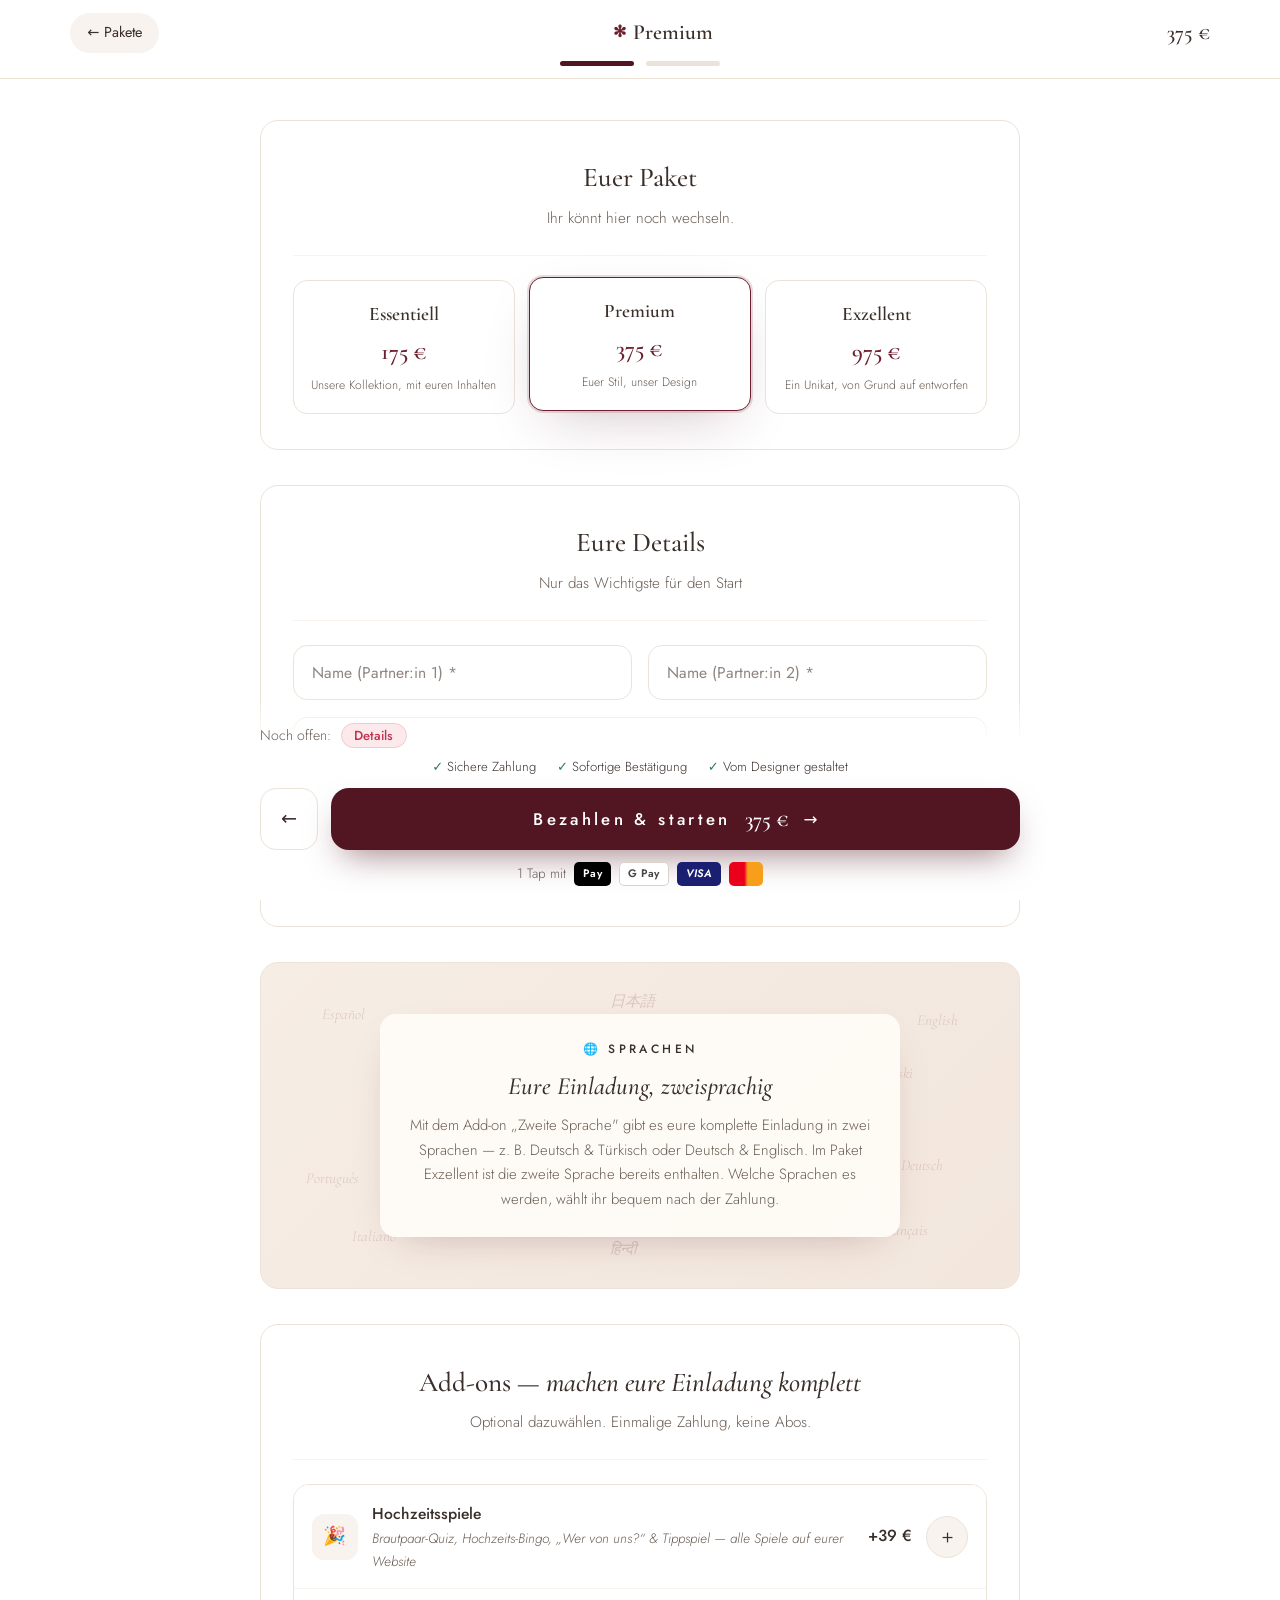
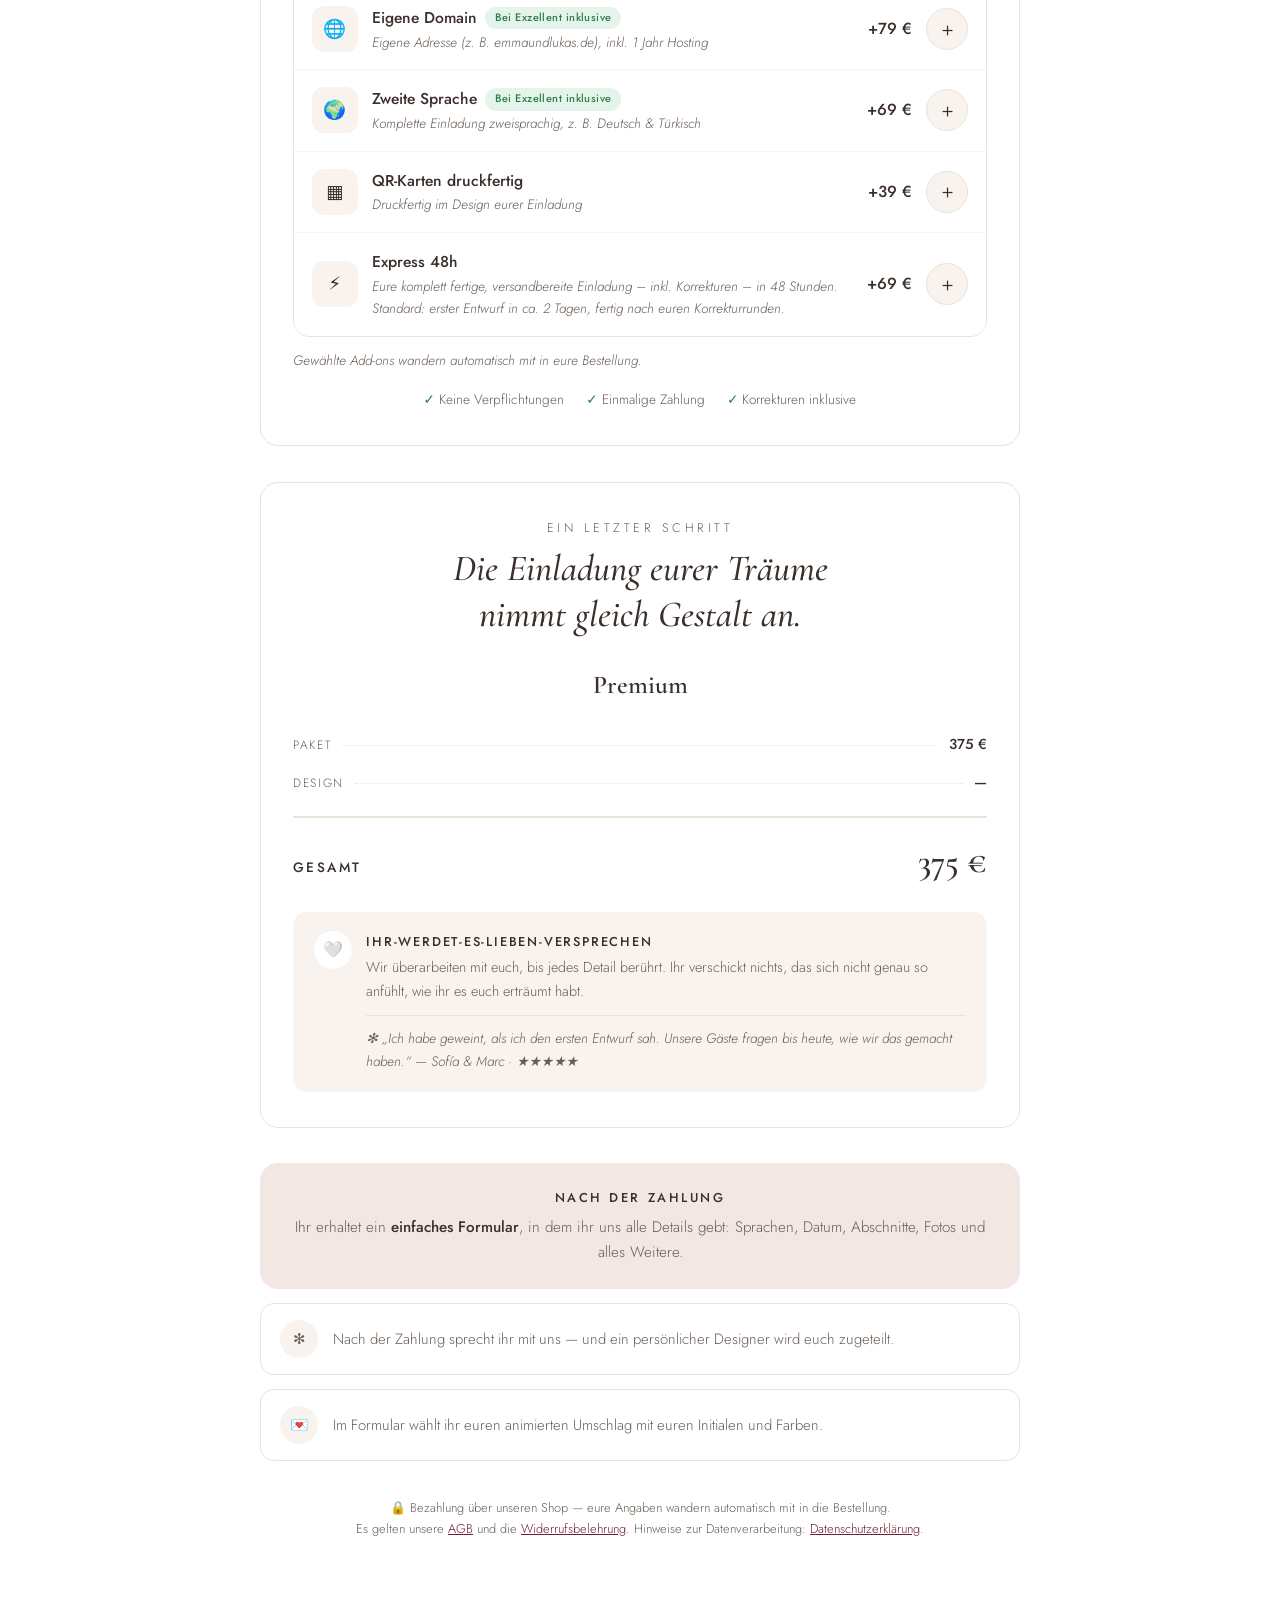
<file: bestellen.html>
<!DOCTYPE html>
<html lang="de">
<head>
  <meta charset="UTF-8" />
  <meta name="viewport" content="width=device-width, initial-scale=1.0" />
  <title>Einladung bestellen — WeddingLink</title>
  <meta name="description" content="Nur die wichtigsten Angaben, eure Extras — und dann direkt zur sicheren Kasse. Alles Weitere erzählt ihr uns nach der Zahlung." />
  <link rel="preconnect" href="https://fonts.googleapis.com" />
  <link rel="preconnect" href="https://fonts.gstatic.com" crossorigin />
  <link href="https://fonts.googleapis.com/css2?family=Cormorant+Garamond:ital,wght@0,400;0,500;0,600;1,400;1,500&family=Jost:wght@300;400;500;600&family=Tangerine:wght@700&display=swap" rel="stylesheet" />
  <link rel="stylesheet" href="styles.css?v=6" />
  <style>
    /* =========================================
       Bestellseite — Checkout im Boutique-Stil
       ========================================= */
    body { background: var(--cream); }

    /* ---- Kopfleiste ---- */
    .co-top {
      position: fixed; top: 0; left: 0; right: 0; z-index: 100;
      background: rgba(255, 255, 255, 0.94);
      backdrop-filter: blur(10px);
      border-bottom: 1px solid rgba(232, 220, 201, 0.8);
    }
    .co-top__row {
      display: flex; align-items: center; justify-content: space-between;
      gap: 1rem; padding: 0.8rem 0 0.55rem;
    }
    .co-top__back {
      display: inline-flex; align-items: center; gap: 0.45rem;
      background: var(--cream-2); border-radius: 100px;
      padding: 0.5rem 1.1rem; text-decoration: none;
      color: var(--ink); font-size: 0.9rem; font-weight: 400;
      transition: background 0.2s;
    }
    .co-top__back:hover { background: var(--sand); }
    .co-top__plan {
      font-family: var(--serif); font-size: 1.35rem; font-weight: 600;
      color: var(--ink); display: inline-flex; align-items: center; gap: 0.45rem;
    }
    .co-top__plan .spark { color: var(--wine); font-size: 1rem; }
    .co-top__price { font-family: var(--serif); font-size: 1.3rem; font-weight: 600; color: var(--ink); white-space: nowrap; }
    .co-top__price s { color: var(--ink-soft); opacity: 0.6; font-size: 0.95rem; font-weight: 400; margin-right: 0.35rem; }
    .co-top__progress { display: flex; justify-content: center; gap: 0.7rem; padding-bottom: 0.7rem; }
    .co-top__seg { width: 74px; height: 5px; border-radius: 4px; background: var(--sand); transition: background 0.3s; }
    .co-top__seg.on { background: var(--wine-dark); }

    /* ---- Layout ---- */
    .checkout { padding: 7.5rem 0 16rem; }
    .co-grid { display: grid; grid-template-columns: 1fr; gap: 2.2rem; max-width: 760px; margin: 0 auto; }
    .co-grid > * { min-width: 0; } /* Karten dürfen unter ihre min-content-Breite schrumpfen (kein Overflow auf schmalen Displays) */
    .co-card {
      background: var(--white); border: 1px solid var(--sand);
      border-radius: var(--radius); padding: 2.2rem 2rem;
    }
    .co-card__title { font-family: var(--serif); font-size: 1.7rem; font-weight: 500; text-align: center; }
    .co-card__sub { text-align: center; color: var(--ink-soft); font-size: 0.95rem; margin-top: 0.3rem; }
    .co-card__rule { border: none; border-top: 1px solid var(--cream-2); margin: 1.5rem 0; }

    /* ---- Paketwahl ---- */
    .pick { display: grid; grid-template-columns: repeat(auto-fit, minmax(160px, 1fr)); gap: 0.9rem; }
    .pick label { position: relative; display: block; cursor: pointer; }
    .pick input { position: absolute; opacity: 0; }
    .pick__card {
      display: block; background: var(--white); border: 1px solid var(--sand);
      border-radius: 14px; padding: 1.1rem 0.9rem; text-align: center;
      transition: border-color 0.2s, box-shadow 0.2s, transform 0.2s;
    }
    .pick input:checked + .pick__card { border-color: var(--wine); box-shadow: 0 0 0 2px rgba(109,31,47,0.15), var(--shadow); transform: translateY(-3px); }
    .pick input:focus-visible + .pick__card { outline: 2px solid var(--wine); outline-offset: 2px; }
    .pick__name { font-family: var(--serif); font-size: 1.2rem; font-weight: 600; }
    .pick__price { display: block; color: var(--wine); font-family: var(--serif); font-size: 1.45rem; font-weight: 600; margin-top: 0.15rem; }
    .pick__hint { display: block; font-size: 0.76rem; color: var(--ink-soft); margin-top: 0.25rem; }

    /* ---- Felder ---- */
    .ofield { margin-bottom: 1.05rem; }
    .ofield input, .ofield select {
      width: 100%; padding: 0.95rem 1.15rem; border: 1px solid var(--sand); border-radius: 14px;
      background: var(--white); font-family: var(--sans); font-size: 0.98rem; color: var(--ink);
    }
    .ofield input::placeholder { color: var(--ink-soft); opacity: 0.75; }
    .ofield input:focus, .ofield select:focus { outline: none; border-color: var(--wine); box-shadow: 0 0 0 3px rgba(109,31,47,0.1); }
    .ofield input.miss { border-color: #c4526a; background: #fdf6f7; }
    .ofield--row { display: grid; grid-template-columns: 1fr 1fr; gap: 1rem; }
    .ofield label { display: block; font-size: 0.82rem; font-weight: 500; letter-spacing: 0.03em; margin-bottom: 0.35rem; color: var(--ink-soft); }
    @media (max-width: 560px) { .ofield--row { grid-template-columns: 1fr; } }

    /* ---- Sprachen-Hinweis ---- */
    .langs {
      position: relative; overflow: hidden; text-align: center;
      border-radius: var(--radius); border: 1px solid var(--sand);
      background: linear-gradient(135deg, #f6ede4, #f2e6dd);
      padding: 3.2rem 1.5rem;
    }
    .langs__bg span {
      position: absolute; font-family: var(--serif); font-style: italic;
      color: var(--wine); opacity: 0.18; font-size: 0.95rem; white-space: nowrap;
    }
    .langs__panel {
      position: relative; background: rgba(255, 253, 249, 0.88);
      backdrop-filter: blur(4px); border-radius: 16px;
      max-width: 520px; margin: 0 auto; padding: 1.6rem 1.4rem;
      box-shadow: 0 14px 40px -22px rgba(82,22,35,0.35);
    }
    .langs__eyebrow { text-transform: uppercase; letter-spacing: 0.28em; font-size: 0.75rem; font-weight: 500; color: var(--ink); }
    .langs__title { font-family: var(--serif); font-style: italic; font-size: 1.55rem; font-weight: 500; margin-top: 0.4rem; }
    .langs__text { color: var(--ink-soft); font-size: 0.93rem; margin-top: 0.4rem; }

    /* ---- Add-ons ---- */
    .solo { border: 1px solid var(--sand); border-radius: 16px; overflow: hidden; }
    .solo__row { display: flex; align-items: center; gap: 0.9rem; padding: 1rem 1.1rem; background: var(--white); }
    .solo__row + .solo__row { border-top: 1px solid var(--cream-2); }
    .solo__icon { flex: 0 0 auto; width: 46px; height: 46px; display: grid; place-items: center; background: var(--cream-2); border-radius: 12px; font-size: 1.15rem; }
    .solo__info { flex: 1 1 auto; min-width: 0; }
    .solo__name { font-weight: 500; font-size: 0.98rem; display: flex; align-items: center; gap: 0.5rem; flex-wrap: wrap; }
    .solo__badge { font-size: 0.68rem; font-weight: 500; letter-spacing: 0.04em; background: #e5f4ea; color: #2e7d4f; border-radius: 100px; padding: 0.15rem 0.6rem; }
    .solo__desc { font-style: italic; color: var(--ink-soft); font-size: 0.85rem; }
    .solo__price { font-weight: 500; color: var(--ink); white-space: nowrap; }
    .solo__toggle {
      flex: 0 0 auto; width: 42px; height: 42px; border-radius: 50%;
      border: 1px solid var(--sand); background: var(--cream-2);
      font-size: 1.2rem; line-height: 1; color: var(--ink); cursor: pointer;
      transition: background 0.2s, color 0.2s, transform 0.15s;
    }
    .solo__toggle:hover { transform: scale(1.06); }
    .solo__row.on { background: #fbf5ee; }
    .solo__row.on .solo__toggle { background: var(--wine); border-color: var(--wine); color: var(--white); }
    .solo__row.incl { background: #f7f4ee; }
    .solo__row.incl .solo__price { color: #2e7d4f; font-size: 0.85rem; letter-spacing: 0.04em; }
    .solo__row.incl .solo__toggle { opacity: 0.35; cursor: default; }
    .solo__row.incl .solo__toggle:hover { transform: none; }
    /* Schmale Displays: Beschreibung volle Breite, Preis darunter */
    @media (max-width: 560px) {
      .solo__row {
        display: grid;
        grid-template-columns: 46px 1fr auto;
        grid-template-areas: "icon info toggle" "icon price toggle";
        row-gap: 0.25rem;
      }
      .solo__icon { grid-area: icon; }
      .solo__info { grid-area: info; }
      .solo__price { grid-area: price; justify-self: start; }
      .solo__toggle { grid-area: toggle; align-self: center; }
    }
    .music-note { font-style: italic; color: var(--ink-soft); font-size: 0.85rem; margin-top: 0.8rem; }
    .assure { display: flex; flex-wrap: wrap; justify-content: center; gap: 0.4rem 1.4rem; margin-top: 1rem; font-size: 0.85rem; color: var(--ink-soft); }
    .assure span::before { content: "✓ "; color: #2e7d4f; }

    /* ---- Zusammenfassung ---- */
    .sum-eyebrow { text-align: center; font-size: 0.78rem; letter-spacing: 0.28em; text-transform: uppercase; color: var(--ink-soft); }
    .sum-title { font-family: var(--serif); font-style: italic; font-size: clamp(1.7rem, 4vw, 2.3rem); font-weight: 500; text-align: center; line-height: 1.25; margin: 0.5rem 0 1.6rem; }
    .sum-plan { text-align: center; font-family: var(--serif); font-size: 1.6rem; font-weight: 600; margin-bottom: 1.2rem; }
    .sum-line { display: flex; align-items: baseline; gap: 0.7rem; font-size: 0.9rem; padding: 0.45rem 0; }
    .sum-line .k { letter-spacing: 0.14em; text-transform: uppercase; font-size: 0.75rem; color: var(--ink-soft); }
    .sum-line .dots { flex: 1; border-bottom: 1px dotted var(--sand); transform: translateY(-3px); }
    .sum-line .v { font-weight: 500; }
    .sum-total { display: flex; align-items: baseline; gap: 0.7rem; border-top: 2px solid var(--sand); margin-top: 0.9rem; padding-top: 1rem; }
    .sum-total .k { letter-spacing: 0.18em; text-transform: uppercase; font-size: 0.85rem; font-weight: 500; }
    .sum-total .v { margin-left: auto; font-family: var(--serif); font-size: 2.1rem; font-weight: 600; color: var(--ink); }
    .promise { background: var(--cream-2); border-radius: 14px; padding: 1.2rem 1.3rem; margin-top: 1.4rem; display: flex; gap: 0.9rem; }
    .promise__icon { flex: 0 0 auto; width: 38px; height: 38px; display: grid; place-items: center; background: var(--white); border-radius: 50%; }
    .promise__title { font-size: 0.8rem; font-weight: 500; letter-spacing: 0.14em; text-transform: uppercase; }
    .promise__text { font-size: 0.9rem; color: var(--ink-soft); margin-top: 0.25rem; }
    .promise__quote { font-style: italic; font-size: 0.86rem; color: var(--ink-soft); border-top: 1px solid var(--sand); margin-top: 0.7rem; padding-top: 0.7rem; }

    .after { background: #f2e7e2; border-radius: var(--radius); text-align: center; padding: 1.5rem 1.4rem; }
    .after__title { font-size: 0.8rem; font-weight: 500; letter-spacing: 0.2em; text-transform: uppercase; }
    .after__text { color: var(--ink-soft); font-size: 0.95rem; margin-top: 0.4rem; }
    .after__text b { color: var(--ink); font-weight: 500; }
    .info-row { display: flex; gap: 0.9rem; align-items: center; background: var(--white); border: 1px solid var(--sand); border-radius: 14px; padding: 1rem 1.2rem; font-size: 0.93rem; color: var(--ink-soft); }
    .info-row .ic { flex: 0 0 auto; width: 38px; height: 38px; display: grid; place-items: center; background: var(--cream-2); border-radius: 50%; }
    .co-stack { display: grid; gap: 0.9rem; }

    .legal-note { text-align: center; font-size: 0.8rem; color: var(--ink-soft); }
    .legal-note a { color: var(--wine); }

    /* ---- Sticky Bezahlleiste ---- */
    .paybar {
      position: fixed; left: 0; right: 0; bottom: 0; z-index: 110;
      background: linear-gradient(to top, var(--cream) 78%, rgba(255,255,255,0));
      padding: 1.6rem 0 0.9rem;
    }
    .paybar__inner { width: min(760px, 92%); margin-inline: auto; }
    .paybar__missing { display: flex; align-items: center; gap: 0.6rem; font-size: 0.88rem; color: var(--ink-soft); margin-bottom: 0.5rem; }
    .paybar__chip {
      background: #fbe9ec; color: #c2334d; border: 1px solid #f3c9d1;
      border-radius: 100px; padding: 0.15rem 0.8rem; font-size: 0.82rem; font-weight: 500;
      cursor: pointer; font-family: var(--sans);
    }
    .paybar__trust { display: flex; flex-wrap: wrap; justify-content: center; gap: 0.3rem 1.3rem; font-size: 0.82rem; color: var(--ink); margin-bottom: 0.6rem; }
    .paybar__trust span::before { content: "✓ "; color: #2e7d4f; }
    .paybar__row { display: flex; gap: 0.8rem; align-items: stretch; }
    .paybar__backbtn {
      flex: 0 0 auto; width: 58px; border-radius: 16px;
      background: var(--white); border: 1px solid var(--sand);
      display: grid; place-items: center; text-decoration: none;
      color: var(--ink); font-size: 1.2rem; transition: background 0.2s;
    }
    .paybar__backbtn:hover { background: var(--cream-2); }
    .paybar__pay {
      flex: 1; border: none; cursor: pointer;
      background: var(--wine-dark); color: var(--white);
      border-radius: 18px; padding: 1.15rem 1.4rem;
      font-family: var(--sans); font-weight: 500; letter-spacing: 0.2em; font-size: 1.05rem;
      display: flex; align-items: center; justify-content: center; gap: 0.9rem;
      box-shadow: 0 16px 34px -12px rgba(82, 22, 35, 0.55);
      transition: background 0.2s, transform 0.2s;
    }
    .paybar__pay:hover { background: var(--wine); transform: translateY(-1px); }
    .paybar__pay .total { font-family: var(--serif); font-size: 1.35rem; letter-spacing: 0; font-weight: 600; }
    .paybar__pay .arrow { letter-spacing: 0; }
    .paybar__methods { display: flex; align-items: center; justify-content: center; gap: 0.5rem; margin-top: 0.7rem; font-size: 0.85rem; color: var(--ink-soft); flex-wrap: wrap; }
    .pm { display: inline-grid; place-items: center; height: 24px; padding: 0 0.55rem; border-radius: 5px; font-size: 0.68rem; font-weight: 600; letter-spacing: 0.02em; }
    .pm--apple { background: #000; color: #fff; }
    .pm--google { background: #fff; border: 1px solid #dcd3c6; color: #444; }
    .pm--visa { background: #1a1f71; color: #fff; font-style: italic; }
    .pm--mc { background: linear-gradient(90deg, #eb001b 45%, #f79e1b 55%); color: transparent; width: 34px; }
    @media (max-width: 560px) {
      .paybar__trust { font-size: 0.74rem; gap: 0.2rem 0.9rem; }
      .paybar__pay { letter-spacing: 0.12em; font-size: 0.95rem; }
    }
  </style>
</head>
<body>

  <!-- Kopfleiste -->
  <header class="co-top">
    <div class="container">
      <div class="co-top__row">
        <a href="index.html#preise" class="co-top__back">← Pakete</a>
        <span class="co-top__plan"><span class="spark">✻</span> <span id="topPlanName">Premium</span></span>
        <span class="co-top__price" id="topPrice">375&nbsp;€</span>
      </div>
      <div class="co-top__progress" aria-hidden="true">
        <span class="co-top__seg on"></span>
        <span class="co-top__seg" id="segDetails"></span>
      </div>
    </div>
  </header>

  <main class="checkout">
    <div class="container">
      <form class="co-grid" id="orderForm" novalidate>

        <!-- Paket -->
        <section class="co-card">
          <h2 class="co-card__title">Euer Paket</h2>
          <p class="co-card__sub">Ihr könnt hier noch wechseln.</p>
          <hr class="co-card__rule" />
          <div class="pick">
            <label>
              <input type="radio" name="paket" value="essentiell" />
              <span class="pick__card">
                <span class="pick__name">Essentiell</span>
                <span class="pick__price">175&nbsp;€</span>
                <span class="pick__hint">Unsere Kollektion, mit euren Inhalten</span>
              </span>
            </label>
            <label>
              <input type="radio" name="paket" value="premium" checked />
              <span class="pick__card">
                <span class="pick__name">Premium</span>
                <span class="pick__price">375&nbsp;€</span>
                <span class="pick__hint">Euer Stil, unser Design</span>
              </span>
            </label>
            <label>
              <input type="radio" name="paket" value="exzellent" />
              <span class="pick__card">
                <span class="pick__name">Exzellent</span>
                <span class="pick__price">975&nbsp;€</span>
                <span class="pick__hint">Ein Unikat, von Grund auf entworfen</span>
              </span>
            </label>
          </div>
        </section>

        <!-- Details -->
        <section class="co-card" id="detailsCard">
          <h2 class="co-card__title">Eure Details</h2>
          <p class="co-card__sub">Nur das Wichtigste für den Start</p>
          <hr class="co-card__rule" />

          <div class="ofield ofield--row">
            <div>
              <input type="text" id="name1" name="Name" placeholder="Name (Partner:in 1) *" autocomplete="given-name" required />
            </div>
            <div>
              <input type="text" id="name2" name="Partner" placeholder="Name (Partner:in 2) *" required />
            </div>
          </div>
          <div class="ofield">
            <input type="email" id="kontaktmail" name="Kontakt" placeholder="Eure E-Mail *" autocomplete="email" required />
          </div>
          <div class="ofield ofield--row">
            <div>
              <label for="datum">Hochzeitsdatum <small>(falls schon bekannt)</small></label>
              <input type="date" id="datum" name="Hochzeitsdatum" />
            </div>
            <div>
              <label for="stil">Design aus der Kollektion</label>
              <select id="stil" name="Stil">
                <option value="">Wähle ich später…</option>
                <option>Botanische Ruhe (Grün & Creme)</option>
                <option>Aquarell-Sommer (Tauben & Landgut)</option>
                <option>Grand Theater (Samt & Gold)</option>
                <option>Mediterrane Riviera (Aquarell & Meer)</option>
                <option>Klassische Eleganz (Bordeaux & Gold)</option>
                <option>Eigener Stil — besprechen wir danach</option>
              </select>
            </div>
          </div>
        </section>

        <!-- Sprachen-Hinweis -->
        <section class="langs" aria-label="Sprachen">
          <div class="langs__bg" aria-hidden="true">
            <span style="top:12%; left:8%;">Español</span>
            <span style="top:8%;  left:46%;">日本語</span>
            <span style="top:14%; right:8%;">English</span>
            <span style="top:34%; left:20%;">עברית</span>
            <span style="top:30%; right:14%;">Polski</span>
            <span style="bottom:30%; left:6%;">Português</span>
            <span style="bottom:34%; right:10%;">Deutsch</span>
            <span style="bottom:12%; left:12%;">Italiano</span>
            <span style="bottom:8%;  left:46%;">हिन्दी</span>
            <span style="bottom:14%; right:12%;">Français</span>
          </div>
          <div class="langs__panel">
            <p class="langs__eyebrow">🌐 Sprachen</p>
            <p class="langs__title">Eure Einladung, zweisprachig</p>
            <p class="langs__text">Mit dem Add-on „Zweite Sprache" gibt es eure komplette Einladung in zwei Sprachen — z.&nbsp;B. Deutsch &amp; Türkisch oder Deutsch &amp; Englisch. Im Paket Exzellent ist die zweite Sprache bereits enthalten. Welche Sprachen es werden, wählt ihr bequem nach der Zahlung.</p>
          </div>
        </section>

        <!-- Add-ons -->
        <section class="co-card">
          <h2 class="co-card__title">Add-ons — <em>machen eure Einladung komplett</em></h2>
          <p class="co-card__sub">Optional dazuwählen. Einmalige Zahlung, keine Abos.</p>
          <hr class="co-card__rule" />

          <div class="solo">
            <div class="solo__row" data-row="spiele">
              <span class="solo__icon">🎉</span>
              <div class="solo__info">
                <p class="solo__name">Hochzeitsspiele</p>
                <p class="solo__desc">Brautpaar-Quiz, Hochzeits-Bingo, „Wer von uns?“ &amp; Tippspiel — alle Spiele auf eurer Website</p>
              </div>
              <span class="solo__price">+39&nbsp;€</span>
              <button type="button" class="solo__toggle" data-addon="spiele" aria-label="Hochzeitsspiele hinzufügen">＋</button>
            </div>
            <div class="solo__row" data-row="domain">
              <span class="solo__icon">🌐</span>
              <div class="solo__info">
                <p class="solo__name">Eigene Domain <span class="solo__badge">Bei Exzellent inklusive</span></p>
                <p class="solo__desc">Eigene Adresse (z.&nbsp;B. emmaundlukas.de), inkl. 1 Jahr Hosting</p>
              </div>
              <span class="solo__price">+79&nbsp;€</span>
              <button type="button" class="solo__toggle" data-addon="domain" aria-label="Eigene Domain hinzufügen">＋</button>
            </div>
            <div class="solo__row" data-row="sprache">
              <span class="solo__icon">🌍</span>
              <div class="solo__info">
                <p class="solo__name">Zweite Sprache <span class="solo__badge">Bei Exzellent inklusive</span></p>
                <p class="solo__desc">Komplette Einladung zweisprachig, z.&nbsp;B. Deutsch &amp; Türkisch</p>
              </div>
              <span class="solo__price">+69&nbsp;€</span>
              <button type="button" class="solo__toggle" data-addon="sprache" aria-label="Zweite Sprache hinzufügen">＋</button>
            </div>
            <div class="solo__row" data-row="qr">
              <span class="solo__icon">▦</span>
              <div class="solo__info">
                <p class="solo__name">QR-Karten druckfertig</p>
                <p class="solo__desc">Druckfertig im Design eurer Einladung</p>
              </div>
              <span class="solo__price">+39&nbsp;€</span>
              <button type="button" class="solo__toggle" data-addon="qr" aria-label="QR-Karten hinzufügen">＋</button>
            </div>
            <div class="solo__row" data-row="express">
              <span class="solo__icon">⚡</span>
              <div class="solo__info">
                <p class="solo__name">Express 48h</p>
                <p class="solo__desc">Eure komplett fertige, versandbereite Einladung – inkl. Korrekturen – in 48 Stunden. Standard: erster Entwurf in ca. 2 Tagen, fertig nach euren Korrekturrunden.</p>
              </div>
              <span class="solo__price">+69&nbsp;€</span>
              <button type="button" class="solo__toggle" data-addon="express" aria-label="Express 48h hinzufügen">＋</button>
            </div>
          </div>
          <p class="music-note">Gewählte Add-ons wandern automatisch mit in eure Bestellung.</p>
          <div class="assure">
            <span>Keine Verpflichtungen</span>
            <span>Einmalige Zahlung</span>
            <span>Korrekturen inklusive</span>
          </div>
        </section>

        <!-- Zusammenfassung -->
        <section class="co-card">
          <p class="sum-eyebrow">Ein letzter Schritt</p>
          <h2 class="sum-title">Die Einladung eurer Träume<br />nimmt gleich Gestalt an.</h2>
          <p class="sum-plan" id="sumPlanName">Premium</p>

          <div id="sumLines">
            <div class="sum-line"><span class="k">Paket</span><span class="dots"></span><span class="v" id="sumPlanPrice">375&nbsp;€</span></div>
            <div class="sum-line"><span class="k">Design</span><span class="dots"></span><span class="v" id="sumStil">—</span></div>
          </div>
          <div id="sumAddons"></div>

          <div class="sum-total">
            <span class="k">Gesamt</span>
            <span class="v" id="sumTotal">375&nbsp;€</span>
          </div>

          <div class="promise">
            <span class="promise__icon">🤍</span>
            <div>
              <p class="promise__title">Ihr-werdet-es-lieben-Versprechen</p>
              <p class="promise__text">Wir überarbeiten mit euch, bis jedes Detail berührt. Ihr verschickt nichts, das sich nicht genau so anfühlt, wie ihr es euch erträumt habt.</p>
              <p class="promise__quote">✻ „Ich habe geweint, als ich den ersten Entwurf sah. Unsere Gäste fragen bis heute, wie wir das gemacht haben.“ — Sofía &amp; Marc · ★★★★★</p>
            </div>
          </div>
        </section>

        <!-- Nach der Zahlung -->
        <div class="co-stack">
          <div class="after">
            <p class="after__title">Nach der Zahlung</p>
            <p class="after__text">Ihr erhaltet ein <b>einfaches Formular</b>, in dem ihr uns alle Details gebt: Sprachen, Datum, Abschnitte, Fotos und alles Weitere.</p>
          </div>
          <div class="info-row"><span class="ic">✻</span><span>Nach der Zahlung sprecht ihr mit uns — und ein persönlicher Designer wird euch zugeteilt.</span></div>
          <div class="info-row"><span class="ic">💌</span><span>Im Formular wählt ihr euren animierten Umschlag mit euren Initialen und Farben.</span></div>
        </div>

        <p class="legal-note">
          🔒 Bezahlung über unseren Shop — eure Angaben wandern automatisch mit in die Bestellung.<br />
          Es gelten unsere <a href="agb.html">AGB</a> und die <a href="widerruf.html">Widerrufsbelehrung</a>. Hinweise zur Datenverarbeitung: <a href="datenschutz.html">Datenschutzerklärung</a>.
        </p>
      </form>
    </div>
  </main>

  <!-- Sticky Bezahlleiste -->
  <div class="paybar">
    <div class="paybar__inner">
      <div class="paybar__missing" id="missingRow">
        <span>Noch offen:</span>
        <button type="button" class="paybar__chip" id="missingChip">Details</button>
      </div>
      <div class="paybar__trust">
        <span>Sichere Zahlung</span>
        <span>Sofortige Bestätigung</span>
        <span>Vom Designer gestaltet</span>
      </div>
      <div class="paybar__row">
        <a class="paybar__backbtn" href="index.html#preise" aria-label="Zurück zu den Paketen">←</a>
        <button type="submit" form="orderForm" class="paybar__pay" id="payBtn">
          <span>Bezahlen &amp; starten</span>
          <span class="total" id="payTotal">375&nbsp;€</span>
          <span class="arrow">→</span>
        </button>
      </div>
      <div class="paybar__methods">
        <span>1 Tap mit</span>
        <span class="pm pm--apple"> Pay</span>
        <span class="pm pm--google">G Pay</span>
        <span class="pm pm--visa">VISA</span>
        <span class="pm pm--mc">MC</span>
      </div>
    </div>
  </div>

  <script>
    (function () {
      "use strict";

      /* ================= SHOPIFY-KONFIGURATION =================
         1. SHOP_DOMAIN = eure myshopify-Adresse (oder eigene Domain).
         2. Pakete: die drei Produkte sind bereits verbunden.
         3. Add-ons: in Shopify je ein Produkt anlegen (z. B.
            „Add-on: Eigene Domain“, 79 €) und die Varianten-ID
            unten bei variant eintragen. Solange eine ID fehlt,
            erscheint beim Bezahlen ein Hinweis statt eines
            falschen Warenkorbs.
         ========================================================== */
      var SHOP_DOMAIN = "bb0c62-3.myshopify.com";

      var PLANS = {
        essentiell: { name: "Essentiell", price: 175, variant: "55794559058246" },
        premium:    { name: "Premium",    price: 375, variant: "55794576425286" },
        exzellent:  { name: "Exzellent",  price: 975, variant: "56913980424518" }
      };

      var ADDONS = {
        spiele:  { name: "Hochzeitsspiele",                      price: 39, variant: "57436901769542" },
        domain:  { name: "Eigene Domain (inkl. 1 Jahr Hosting)", price: 79, variant: "", inclExzellent: true },
        sprache: { name: "Zweite Sprache",                       price: 69, variant: "", inclExzellent: true },
        qr:      { name: "QR-Karten druckfertig",                price: 39, variant: "" },
        express: { name: "Express 48h",                          price: 69, variant: "" }
      };
      /* ========================================================== */

      var form = document.getElementById("orderForm");
      var selected = {}; // addon-id -> true

      function euro(n) { return n + " €"; }

      function currentPlan() {
        return PLANS[form.querySelector('input[name="paket"]:checked').value];
      }

      /* ---------- Vorauswahl aus der URL ---------- */
      var params = new URLSearchParams(location.search);
      var pre = params.get("paket");
      if (pre && PLANS[pre]) {
        var radio = form.querySelector('input[name="paket"][value="' + pre + '"]');
        if (radio) radio.checked = true;
      }
      var stilPre = params.get("stil");
      var stilSelect = document.getElementById("stil");
      if (stilPre) {
        for (var i = 0; i < stilSelect.options.length; i++) {
          if (stilSelect.options[i].text === stilPre) { stilSelect.selectedIndex = i; break; }
        }
      }

      /* ---------- Partnerprogramm (GoAffPro) ----------
         Wedding-Planner teilen Links wie weddinglink.de/?ref=IHRCODE.
         Der Code wird 30 Tage gemerkt und beim Bezahlen als ?ref=…
         an die Shop-URL angehängt — die GoAffPro-App im Shop ordnet
         die Bestellung dann automatisch dem Partner zu. Zusätzlich
         wandert er als Bestellattribut „Partner-Code" mit. */
      var partnerRef = "";
      try {
        var refParam = params.get("ref");
        if (refParam) {
          partnerRef = refParam;
          localStorage.setItem("wl_partner_ref", JSON.stringify({ code: refParam, ts: Date.now() }));
        } else {
          var storedRef = JSON.parse(localStorage.getItem("wl_partner_ref") || "null");
          if (storedRef && storedRef.code && Date.now() - storedRef.ts < 30 * 24 * 3600 * 1000) {
            partnerRef = storedRef.code;
          }
        }
      } catch (e) { /* localStorage gesperrt – dann ohne Partner-Tracking */ }

      /* Bei Exzellent enthaltene Add-ons */
      function isIncluded(id) {
        return Boolean(ADDONS[id].inclExzellent) &&
          form.querySelector('input[name="paket"]:checked').value === "exzellent";
      }

      /* ---------- Add-ons umschalten ---------- */
      function setAddonUI(id, on) {
        document.querySelectorAll('[data-addon="' + id + '"]').forEach(function (btn) {
          if (btn.classList.contains("solo__toggle")) {
            btn.textContent = on ? "✓" : "＋";
            var row = btn.closest(".solo__row");
            if (row) row.classList.toggle("on", on);
          } else {
            btn.classList.toggle("added", on);
            btn.textContent = on ? "✓ Hinzugefügt" : "＋ Hinzufügen";
          }
        });
      }

      function toggleAddon(id) {
        if (isIncluded(id)) return; // im Paket enthalten – nicht separat wählbar
        var on = !selected[id];
        if (on) selected[id] = true; else delete selected[id];
        setAddonUI(id, on);
        render();
      }

      document.querySelectorAll("[data-addon]").forEach(function (btn) {
        btn.addEventListener("click", function () { toggleAddon(btn.dataset.addon); });
      });

      /* Vorauswahl von Add-ons aus der URL, z. B. bestellen.html?addons=qr,express */
      (params.get("addons") || "").split(",").concat(params.getAll("addon"))
        .forEach(function (id) {
          id = id.trim();
          if (id && ADDONS[id] && !selected[id]) { selected[id] = true; setAddonUI(id, true); }
        });

      /* ---------- Live-Zusammenfassung & Summe ---------- */
      function render() {
        var plan = currentPlan();
        var total = plan.price;

        document.getElementById("topPlanName").textContent = plan.name;
        document.getElementById("sumPlanName").textContent = plan.name;
        document.getElementById("sumPlanPrice").textContent = euro(plan.price);
        document.getElementById("sumStil").textContent = stilSelect.value || "—";

        // Bei Exzellent enthaltene Add-ons abwählen und als „Inklusive" markieren
        Object.keys(ADDONS).forEach(function (id) {
          var incl = isIncluded(id);
          var row = document.querySelector('.solo__row[data-row="' + id + '"]');
          if (row) {
            row.classList.toggle("incl", incl);
            var priceEl = row.querySelector(".solo__price");
            if (priceEl) priceEl.textContent = incl ? "Inklusive" : "+" + ADDONS[id].price + " €";
          }
          if (incl && selected[id]) { delete selected[id]; setAddonUI(id, false); }
        });

        var box = document.getElementById("sumAddons");
        box.innerHTML = "";
        Object.keys(ADDONS).forEach(function (id) {
          if (!selected[id]) return;
          total += ADDONS[id].price;
          var line = document.createElement("div");
          line.className = "sum-line";
          line.innerHTML = '<span class="k">Add-on</span><span class="dots"></span>';
          var v = document.createElement("span");
          v.className = "v";
          v.textContent = ADDONS[id].name.split(" (")[0] + " · " + euro(ADDONS[id].price);
          line.appendChild(v);
          box.appendChild(line);
        });

        document.getElementById("topPrice").textContent = euro(total);
        document.getElementById("sumTotal").textContent = euro(total);
        document.getElementById("payTotal").textContent = euro(total);

        updateMissing();
      }

      /* ---------- „Noch offen“-Hinweis ---------- */
      var required = ["name1", "name2", "kontaktmail"];
      function detailsComplete() {
        return required.every(function (id) {
          var el = document.getElementById(id);
          return el.value.trim() !== "" && el.checkValidity();
        });
      }
      function updateMissing() {
        var ok = detailsComplete();
        document.getElementById("missingRow").style.display = ok ? "none" : "flex";
        document.getElementById("segDetails").classList.toggle("on", ok);
      }
      required.forEach(function (id) {
        document.getElementById(id).addEventListener("input", function () {
          this.classList.remove("miss");
          updateMissing();
        });
      });
      document.getElementById("missingChip").addEventListener("click", function () {
        var card = document.getElementById("detailsCard");
        card.scrollIntoView({ behavior: "smooth", block: "center" });
        for (var i = 0; i < required.length; i++) {
          var el = document.getElementById(required[i]);
          if (el.value.trim() === "" || !el.checkValidity()) { el.focus({ preventScroll: true }); break; }
        }
      });

      form.querySelectorAll('input[name="paket"]').forEach(function (r) {
        r.addEventListener("change", render);
      });
      stilSelect.addEventListener("change", render);

      /* ---------- Absenden → Shopify-Warenkorb ---------- */
      form.addEventListener("submit", function (e) {
        e.preventDefault();

        if (!detailsComplete()) {
          required.forEach(function (id) {
            var el = document.getElementById(id);
            if (el.value.trim() === "" || !el.checkValidity()) el.classList.add("miss");
          });
          document.getElementById("detailsCard").scrollIntoView({ behavior: "smooth", block: "center" });
          form.reportValidity();
          return;
        }

        var plan = currentPlan();

        // Warenkorb-Positionen: Paket + gewählte Extras
        var items = [plan.variant + ":1"];
        var missingVariants = [];
        Object.keys(ADDONS).forEach(function (id) {
          if (!selected[id]) return;
          if (ADDONS[id].variant) items.push(ADDONS[id].variant + ":1");
          else missingVariants.push(ADDONS[id].name + " (" + ADDONS[id].price + " €)");
        });

        // Details als Bestellattribute anhängen
        var brautpaar = document.getElementById("name1").value.trim() + " & " + document.getElementById("name2").value.trim();
        var attrs = [];
        function attr(k, v) { if (v) attrs.push("attributes[" + encodeURIComponent(k) + "]=" + encodeURIComponent(v)); }
        attr("Brautpaar", brautpaar);
        attr("Kontakt", document.getElementById("kontaktmail").value.trim());
        attr("Hochzeitsdatum", document.getElementById("datum").value);
        attr("Stil", stilSelect.value);
        attr("Paket", plan.name);
        var addonNames = Object.keys(ADDONS).filter(function (id) { return selected[id]; })
          .map(function (id) { return ADDONS[id].name; });
        attr("Add-ons", addonNames.join(", "));

        if (partnerRef) {
          attr("Partner-Code", partnerRef);
          attrs.push("ref=" + encodeURIComponent(partnerRef)); // GoAffPro-Tracking im Shop
        }

        var url = "https://" + SHOP_DOMAIN + "/cart/" + items.join(",") + "?" + attrs.join("&");

        if (!plan.variant || SHOP_DOMAIN.indexOf("DEIN-SHOP") === 0) {
          alert("Shopify ist noch nicht verbunden.\n\nIn bestellen.html oben im <script> die SHOP_DOMAIN und die Varianten-IDs eintragen — dann führt dieser Button direkt in euren Shopify-Warenkorb.\n\nDieser Link würde aufgerufen:\n" + url);
          return;
        }

        if (missingVariants.length) {
          alert("Für diese Add-ons fehlt noch die Shopify-Varianten-ID:\n\n– " + missingVariants.join("\n– ") +
            "\n\nBitte in Shopify je ein Produkt anlegen und die Varianten-ID in bestellen.html bei ADDONS eintragen. Solange würden diese Add-ons im Warenkorb nicht berechnet — die Bestellung wurde deshalb noch nicht gestartet.");
          return;
        }

        window.location.href = url;
      });

      render();
    })();
  </script>
</body>
</html>
</file>
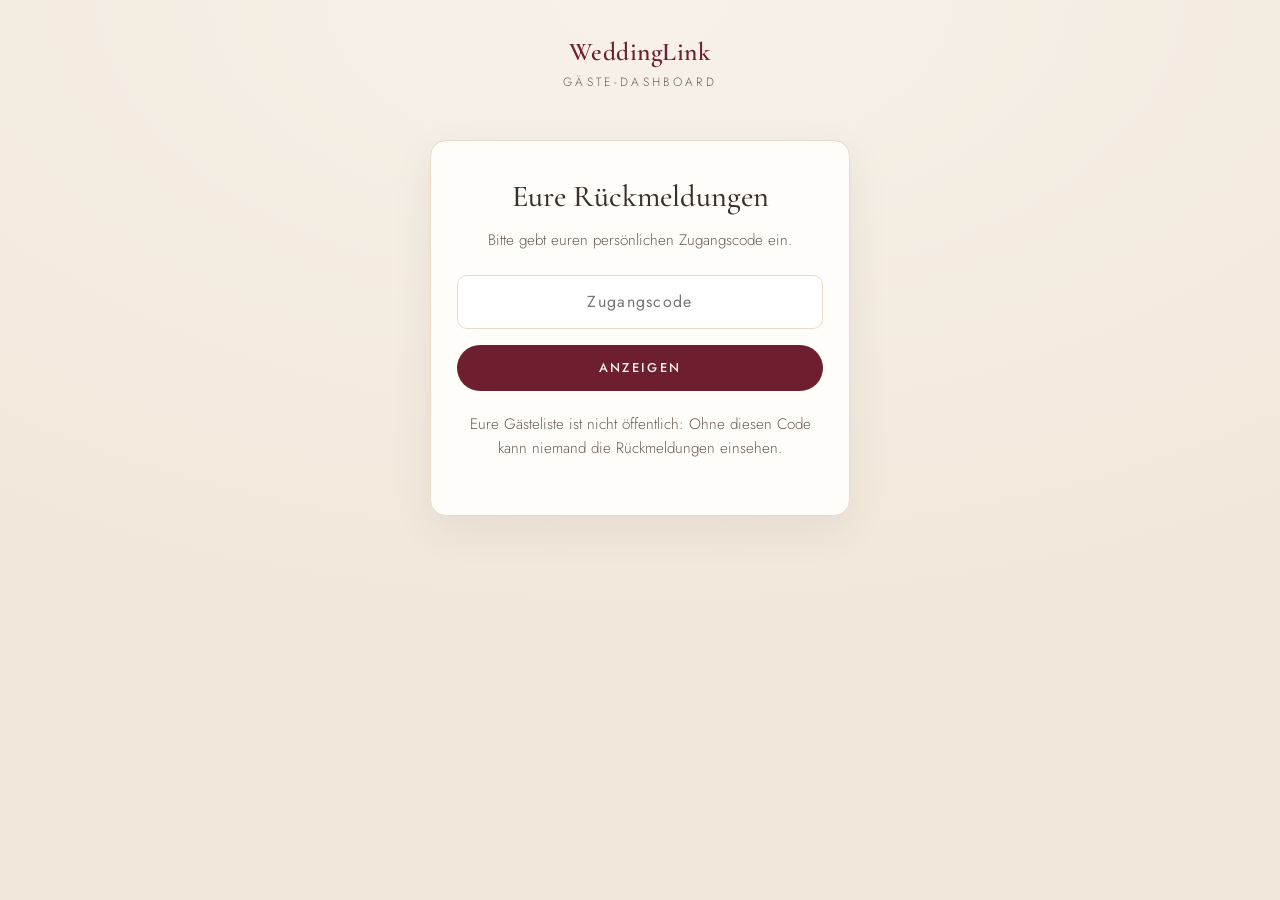
<file: dashboard.html>
<!DOCTYPE html>
<html lang="de">
<head>
<meta charset="UTF-8" />
<meta name="viewport" content="width=device-width, initial-scale=1.0" />
<title>Gäste-Dashboard — WeddingLink</title>
<meta name="description" content="Eure RSVP-Rückmeldungen auf einen Blick – nur mit persönlichem Zugangscode." />
<meta name="robots" content="noindex, nofollow" />
<link rel="preconnect" href="https://fonts.googleapis.com" />
<link rel="preconnect" href="https://fonts.gstatic.com" crossorigin />
<link href="https://fonts.googleapis.com/css2?family=Cormorant+Garamond:ital,wght@0,400;0,500;0,600;1,400&family=Jost:wght@300;400;500;600&display=swap" rel="stylesheet" />
<style>
:root {
  --wine: #6d1f2f; --wine-dark: #521623; --wine-soft: #8a3a48;
  --cream: #f7f1e8; --cream-2: #f1e8db; --sand: #e8dcc9;
  --ink: #3a2f2a; --ink-soft: #6b5d54; --gold: #c8a96a; --paper: #fffdf9;
  --serif: "Cormorant Garamond", Georgia, serif;
  --sans: "Jost", system-ui, sans-serif;
}
* { margin: 0; padding: 0; box-sizing: border-box; }
body {
  font-family: var(--sans); font-weight: 300; color: var(--ink); line-height: 1.6;
  background: radial-gradient(130% 100% at 50% 0%, var(--cream) 0%, var(--cream-2) 70%);
  min-height: 100vh;
}
.wrap { max-width: 1040px; margin: 0 auto; padding: 2rem 1.2rem 4rem; }
.brand { text-align: center; margin-bottom: 2rem; }
.brand__name { font-family: var(--serif); font-size: 1.6rem; font-weight: 600; color: var(--wine); letter-spacing: 0.02em; }
.brand__sub { font-size: 0.75rem; letter-spacing: 0.28em; text-transform: uppercase; color: var(--ink-soft); }
.card {
  background: var(--paper); border: 1px solid var(--sand); border-radius: 16px;
  box-shadow: 0 14px 40px rgba(58, 47, 42, 0.08); padding: 2rem 1.6rem;
}
.login { max-width: 420px; margin: 3rem auto 0; text-align: center; }
.login h1 { font-family: var(--serif); font-size: 1.9rem; font-weight: 500; margin-bottom: 0.4rem; }
.login p { font-size: 0.95rem; color: var(--ink-soft); margin-bottom: 1.4rem; }
.login input {
  width: 100%; padding: 0.9rem 1.1rem; border: 1px solid var(--sand); border-radius: 10px;
  font-family: var(--sans); font-size: 1rem; background: #fff; color: var(--ink);
  text-align: center; letter-spacing: 0.08em;
}
.login input:focus { outline: none; border-color: var(--wine); box-shadow: 0 0 0 3px rgba(109, 31, 47, 0.12); }
.btn {
  display: inline-block; border: none; cursor: pointer; border-radius: 999px;
  background: var(--wine); color: var(--cream); font-family: var(--sans);
  font-size: 0.8rem; font-weight: 500; letter-spacing: 0.18em; text-transform: uppercase;
  padding: 0.85rem 1.8rem; transition: background 0.2s;
}
.btn:hover { background: var(--wine-dark); }
.btn--ghost { background: transparent; color: var(--wine); border: 1px solid var(--wine); }
.btn--ghost:hover { background: rgba(109, 31, 47, 0.08); }
.login .btn { width: 100%; margin-top: 1rem; }
.error { color: #8f2f16; font-size: 0.9rem; margin-top: 0.9rem; display: none; }
.privacy-note { font-size: 0.78rem; color: var(--ink-soft); margin-top: 1.3rem; }
.setup-note { max-width: 560px; margin: 3rem auto 0; font-size: 0.95rem; }
.setup-note code { font-family: monospace; background: var(--cream-2); padding: 0.1em 0.35em; border-radius: 4px; }

/* ---- Dashboard ---- */
.dash { display: none; }
.dash__head { display: flex; flex-wrap: wrap; align-items: baseline; gap: 0.8rem; margin-bottom: 1.4rem; }
.dash__couple { font-family: var(--serif); font-size: 2rem; font-weight: 500; }
.dash__actions { margin-left: auto; display: flex; gap: 0.6rem; }
.dash__actions .btn { padding: 0.55rem 1.2rem; font-size: 0.7rem; }

.kpis { display: grid; grid-template-columns: repeat(auto-fit, minmax(150px, 1fr)); gap: 0.9rem; margin-bottom: 1.6rem; }
.kpi { padding: 1.2rem 1.2rem 1rem; }
.kpi__label { font-size: 0.7rem; letter-spacing: 0.22em; text-transform: uppercase; color: var(--ink-soft); }
.kpi__value { font-family: var(--serif); font-size: 2.4rem; font-weight: 600; color: var(--ink); line-height: 1.15; }
.kpi__value .unit { font-size: 1rem; color: var(--ink-soft); font-family: var(--sans); font-weight: 300; }

.panel { margin-bottom: 1.6rem; }
.panel h2 { font-family: var(--serif); font-size: 1.35rem; font-weight: 500; margin-bottom: 0.9rem; }

.bars { display: flex; flex-direction: column; gap: 0.65rem; }
.bar-row { display: grid; grid-template-columns: minmax(120px, 240px) 1fr 3ch; align-items: center; gap: 0.8rem; font-size: 0.92rem; }
.bar-row .bar-label { color: var(--ink); overflow: hidden; text-overflow: ellipsis; white-space: nowrap; }
.bar-track { display: block; background: var(--cream-2); border-radius: 4px; height: 14px; position: relative; overflow: hidden; }
.bar-fill { display: block; background: var(--wine); border-radius: 4px; height: 100%; min-width: 2px; }
.bar-row .bar-value { color: var(--ink); font-weight: 400; text-align: right; font-variant-numeric: tabular-nums; }

.table-wrap { overflow-x: auto; }
table { width: 100%; border-collapse: collapse; font-size: 0.92rem; }
th, td { text-align: left; padding: 0.65rem 0.8rem; border-bottom: 1px solid var(--cream-2); vertical-align: top; }
th { font-size: 0.7rem; letter-spacing: 0.16em; text-transform: uppercase; color: var(--ink-soft); font-weight: 500; white-space: nowrap; }
td { color: var(--ink); }
td.num { font-variant-numeric: tabular-nums; text-align: right; }
.badge { display: inline-block; font-size: 0.78rem; font-weight: 500; letter-spacing: 0.04em; padding: 0.15em 0.7em; border-radius: 999px; white-space: nowrap; }
.badge--yes { background: rgba(109, 31, 47, 0.1); color: var(--wine); border: 1px solid rgba(109, 31, 47, 0.3); }
.badge--no { background: var(--cream-2); color: var(--ink-soft); border: 1px solid var(--sand); }
.empty { text-align: center; color: var(--ink-soft); padding: 2.4rem 1rem; font-size: 0.95rem; }
.muted { color: var(--ink-soft); }
@media (max-width: 560px) { .dash__actions { margin-left: 0; } }
</style>
</head>
<body>
<div class="wrap">
  <header class="brand">
    <div class="brand__name">WeddingLink</div>
    <div class="brand__sub">Gäste-Dashboard</div>
  </header>

  <!-- Hinweis für den Betreiber, solange keine Datenbank hinterlegt ist -->
  <div class="card setup-note" id="setupNote" hidden>
    <p><strong>Dashboard noch nicht eingerichtet.</strong></p>
    <p>In dieser Datei (<code>dashboard.html</code>) müssen oben im Skript <code>SUPABASE_URL</code> und
    <code>SUPABASE_ANON_KEY</code> eingetragen werden. Die Anleitung steht in <code>RSVP-SETUP.md</code>.</p>
  </div>

  <!-- Anmeldung mit persönlichem Zugangscode -->
  <div class="card login" id="loginCard" hidden>
    <h1>Eure Rückmeldungen</h1>
    <p>Bitte gebt euren persönlichen Zugangscode ein.</p>
    <form id="loginForm">
      <input type="password" id="codeInput" placeholder="Zugangscode" autocomplete="current-password" required />
      <button class="btn" type="submit">Anzeigen</button>
    </form>
    <p class="error" id="loginError">Dieser Zugangscode ist ungültig.</p>
    <p class="privacy-note">Eure Gästeliste ist nicht öffentlich: Ohne diesen Code kann niemand die Rückmeldungen einsehen.</p>
  </div>

  <!-- Dashboard -->
  <main class="dash" id="dash">
    <div class="dash__head">
      <h1 class="dash__couple" id="coupleName"></h1>
      <div class="dash__actions">
        <button class="btn btn--ghost" id="csvBtn" type="button">Excel-Export (CSV)</button>
        <button class="btn btn--ghost" id="refreshBtn" type="button">Aktualisieren</button>
        <button class="btn btn--ghost" id="logoutBtn" type="button">Abmelden</button>
      </div>
    </div>

    <div class="kpis">
      <div class="card kpi"><div class="kpi__label">Antworten</div><div class="kpi__value" id="kpiTotal">–</div></div>
      <div class="card kpi"><div class="kpi__label">Zusagen</div><div class="kpi__value" id="kpiYes">–</div></div>
      <div class="card kpi"><div class="kpi__label">Absagen</div><div class="kpi__value" id="kpiNo">–</div></div>
      <div class="card kpi"><div class="kpi__label">Personen (zugesagt)</div><div class="kpi__value" id="kpiPersons">–</div></div>
    </div>

    <div class="card panel" id="eventsPanel" hidden>
      <h2>Programmpunkte</h2>
      <div class="bars" id="eventsBars"></div>
    </div>

    <div class="card panel">
      <h2>Alle Rückmeldungen</h2>
      <div class="table-wrap">
        <table id="rsvpTable">
          <thead>
            <tr>
              <th>Datum</th><th>Name</th><th>E-Mail</th><th>Teilnahme</th>
              <th>Personen</th><th>Programmpunkte</th><th>Menüwunsch</th><th>Nachricht</th>
            </tr>
          </thead>
          <tbody></tbody>
        </table>
        <p class="empty" id="emptyNote" hidden>Noch keine Rückmeldungen eingegangen.</p>
      </div>
    </div>
  </main>
</div>

<script>
/* ============================================================
   Einmalig ausfüllen (siehe RSVP-SETUP.md):
   ============================================================ */
var SUPABASE_URL = "https://vsuycbxodtovkokvgotm.supabase.co";
var SUPABASE_ANON_KEY = "sb_publishable_vWjyliPNXn4SNtEwquJzuA_HrkbZHvt";

(function () {
  'use strict';

  var STORAGE_KEY = 'weddinglink_dashboard_code';
  var setupNote = document.getElementById('setupNote');
  var loginCard = document.getElementById('loginCard');
  var loginError = document.getElementById('loginError');
  var dash = document.getElementById('dash');
  var currentData = null;

  if (!SUPABASE_URL || !SUPABASE_ANON_KEY) {
    setupNote.hidden = false;
    return;
  }

  function fetchData(code) {
    return fetch(SUPABASE_URL.replace(/\/+$/, '') + '/rest/v1/rpc/dashboard_data', {
      method: 'POST',
      headers: {
        'Content-Type': 'application/json',
        'apikey': SUPABASE_ANON_KEY,
        'Authorization': 'Bearer ' + SUPABASE_ANON_KEY
      },
      body: JSON.stringify({ p_token: code })
    }).then(function (res) {
      if (!res.ok) throw new Error('http-' + res.status);
      return res.json();
    });
  }

  function fmtDate(iso) {
    var d = new Date(iso);
    return d.toLocaleDateString('de-DE', { day: '2-digit', month: '2-digit', year: 'numeric' }) +
      ' ' + d.toLocaleTimeString('de-DE', { hour: '2-digit', minute: '2-digit' });
  }

  function esc(s) {
    return String(s == null ? '' : s)
      .replace(/&/g, '&amp;').replace(/</g, '&lt;').replace(/>/g, '&gt;');
  }

  function render(data) {
    currentData = data;
    document.getElementById('coupleName').textContent = data.wedding.couple;

    var rsvps = data.rsvps || [];
    var yes = rsvps.filter(function (r) { return r.attendance === 'yes'; });
    var no = rsvps.filter(function (r) { return r.attendance !== 'yes'; });
    var persons = yes.reduce(function (s, r) { return s + (r.persons || 0); }, 0);

    document.getElementById('kpiTotal').textContent = rsvps.length;
    document.getElementById('kpiYes').textContent = yes.length;
    document.getElementById('kpiNo').textContent = no.length;
    document.getElementById('kpiPersons').textContent = persons;

    /* Programmpunkte: Personenzahl je Punkt, ein Farbton, Wert direkt beschriftet */
    var counts = {};
    yes.forEach(function (r) {
      (r.events || []).forEach(function (ev) {
        counts[ev] = (counts[ev] || 0) + (r.persons || 1);
      });
    });
    var names = Object.keys(counts);
    var panel = document.getElementById('eventsPanel');
    panel.hidden = names.length === 0;
    var barsHtml = '';
    var max = Math.max.apply(null, names.map(function (n) { return counts[n]; }).concat([1]));
    names.sort(function (a, b) { return counts[b] - counts[a]; }).forEach(function (n) {
      var pct = Math.round(counts[n] / max * 100);
      barsHtml +=
        '<div class="bar-row"><span class="bar-label" title="' + esc(n) + '">' + esc(n) + '</span>' +
        '<span class="bar-track"><span class="bar-fill" style="width:' + pct + '%"></span></span>' +
        '<span class="bar-value">' + counts[n] + '</span></div>';
    });
    document.getElementById('eventsBars').innerHTML = barsHtml;

    /* Tabelle */
    var rows = rsvps.map(function (r) {
      var badge = r.attendance === 'yes'
        ? '<span class="badge badge--yes">✓ Zusage</span>'
        : '<span class="badge badge--no">✗ Absage</span>';
      return '<tr>' +
        '<td class="muted">' + fmtDate(r.created_at) + '</td>' +
        '<td>' + esc(r.name) + '</td>' +
        '<td>' + (r.email ? '<a href="mailto:' + esc(r.email) + '">' + esc(r.email) + '</a>' : '<span class="muted">–</span>') + '</td>' +
        '<td>' + badge + '</td>' +
        '<td class="num">' + (r.persons || '–') + '</td>' +
        '<td>' + ((r.events || []).length ? esc(r.events.join(', ')) : '<span class="muted">–</span>') + '</td>' +
        '<td>' + (r.food ? esc(r.food) : '<span class="muted">–</span>') + '</td>' +
        '<td>' + (r.message ? esc(r.message) : '<span class="muted">–</span>') + '</td>' +
        '</tr>';
    });
    document.querySelector('#rsvpTable tbody').innerHTML = rows.join('');
    document.getElementById('emptyNote').hidden = rsvps.length > 0;

    loginCard.hidden = true;
    dash.style.display = 'block';
  }

  function tryLogin(code, silent) {
    fetchData(code).then(function (data) {
      if (!data) {
        localStorage.removeItem(STORAGE_KEY);
        loginCard.hidden = false;
        if (!silent) loginError.style.display = 'block';
        return;
      }
      localStorage.setItem(STORAGE_KEY, code);
      loginError.style.display = 'none';
      render(data);
    }).catch(function () {
      loginCard.hidden = false;
      if (!silent) {
        loginError.textContent = 'Verbindung fehlgeschlagen – bitte später erneut versuchen.';
        loginError.style.display = 'block';
      }
    });
  }

  document.getElementById('loginForm').addEventListener('submit', function (e) {
    e.preventDefault();
    tryLogin(document.getElementById('codeInput').value.trim(), false);
  });

  document.getElementById('refreshBtn').addEventListener('click', function () {
    var code = localStorage.getItem(STORAGE_KEY);
    if (code) tryLogin(code, false);
  });

  document.getElementById('logoutBtn').addEventListener('click', function () {
    localStorage.removeItem(STORAGE_KEY);
    dash.style.display = 'none';
    loginCard.hidden = false;
    document.getElementById('codeInput').value = '';
  });

  document.getElementById('csvBtn').addEventListener('click', function () {
    if (!currentData) return;
    var head = ['Datum', 'Name', 'E-Mail', 'Teilnahme', 'Personen', 'Programmpunkte', 'Menuewunsch', 'Nachricht'];
    var lines = [head.join(';')];
    (currentData.rsvps || []).forEach(function (r) {
      var cells = [
        fmtDate(r.created_at), r.name || '', r.email || '',
        r.attendance === 'yes' ? 'Zusage' : 'Absage',
        r.persons || '', (r.events || []).join(', '), r.food || '', r.message || ''
      ].map(function (c) { return '"' + String(c).replace(/"/g, '""') + '"'; });
      lines.push(cells.join(';'));
    });
    var blob = new Blob(['﻿' + lines.join('\r\n')], { type: 'text/csv;charset=utf-8' });
    var a = document.createElement('a');
    a.href = URL.createObjectURL(blob);
    a.download = 'rueckmeldungen-' + (currentData.wedding.id || 'hochzeit') + '.csv';
    a.click();
    URL.revokeObjectURL(a.href);
  });

  /* Automatisch anmelden: gespeicherter Code oder ?code=… in der URL */
  var urlCode = new URLSearchParams(location.search).get('code');
  var saved = urlCode || localStorage.getItem(STORAGE_KEY);
  if (urlCode) history.replaceState(null, '', location.pathname); /* Code nicht in der Adresszeile stehen lassen */
  if (saved) {
    tryLogin(saved, true);
  } else {
    loginCard.hidden = false;
  }
})();
</script>
</body>
</html>
</file>
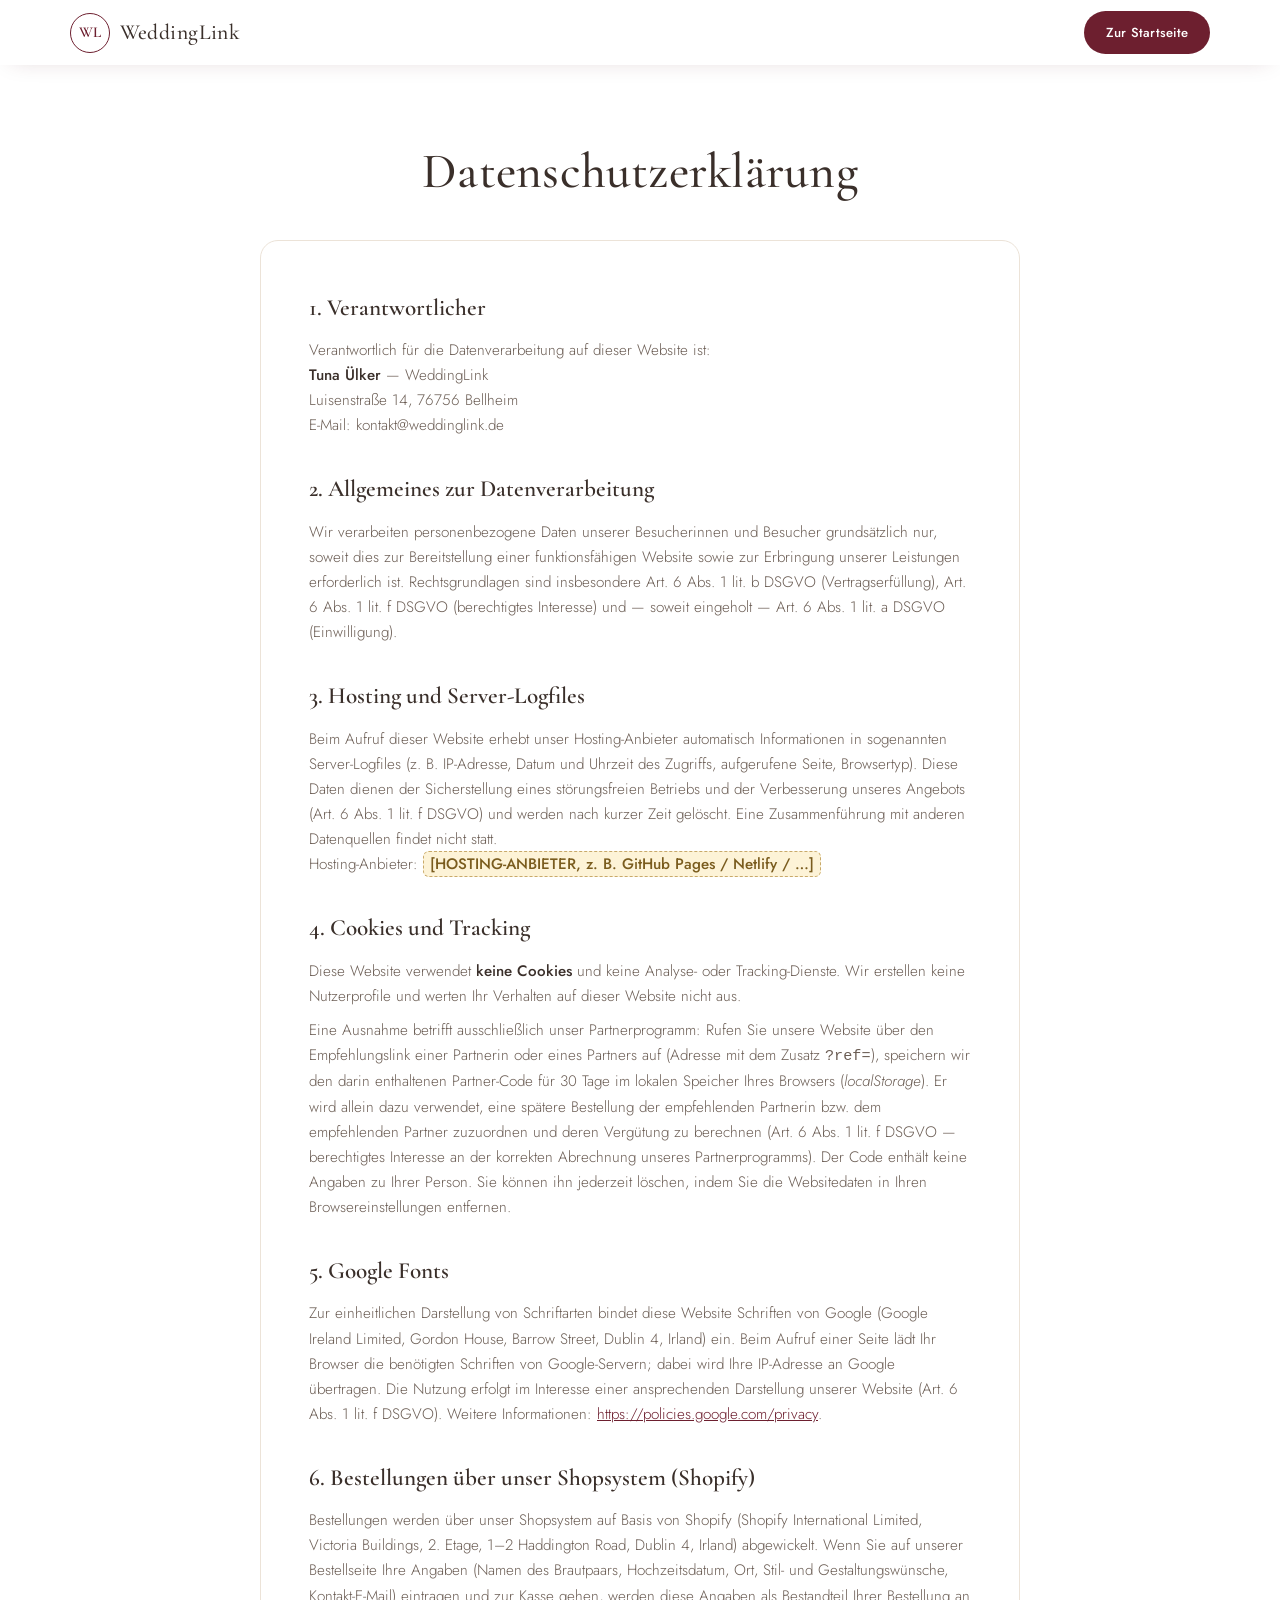
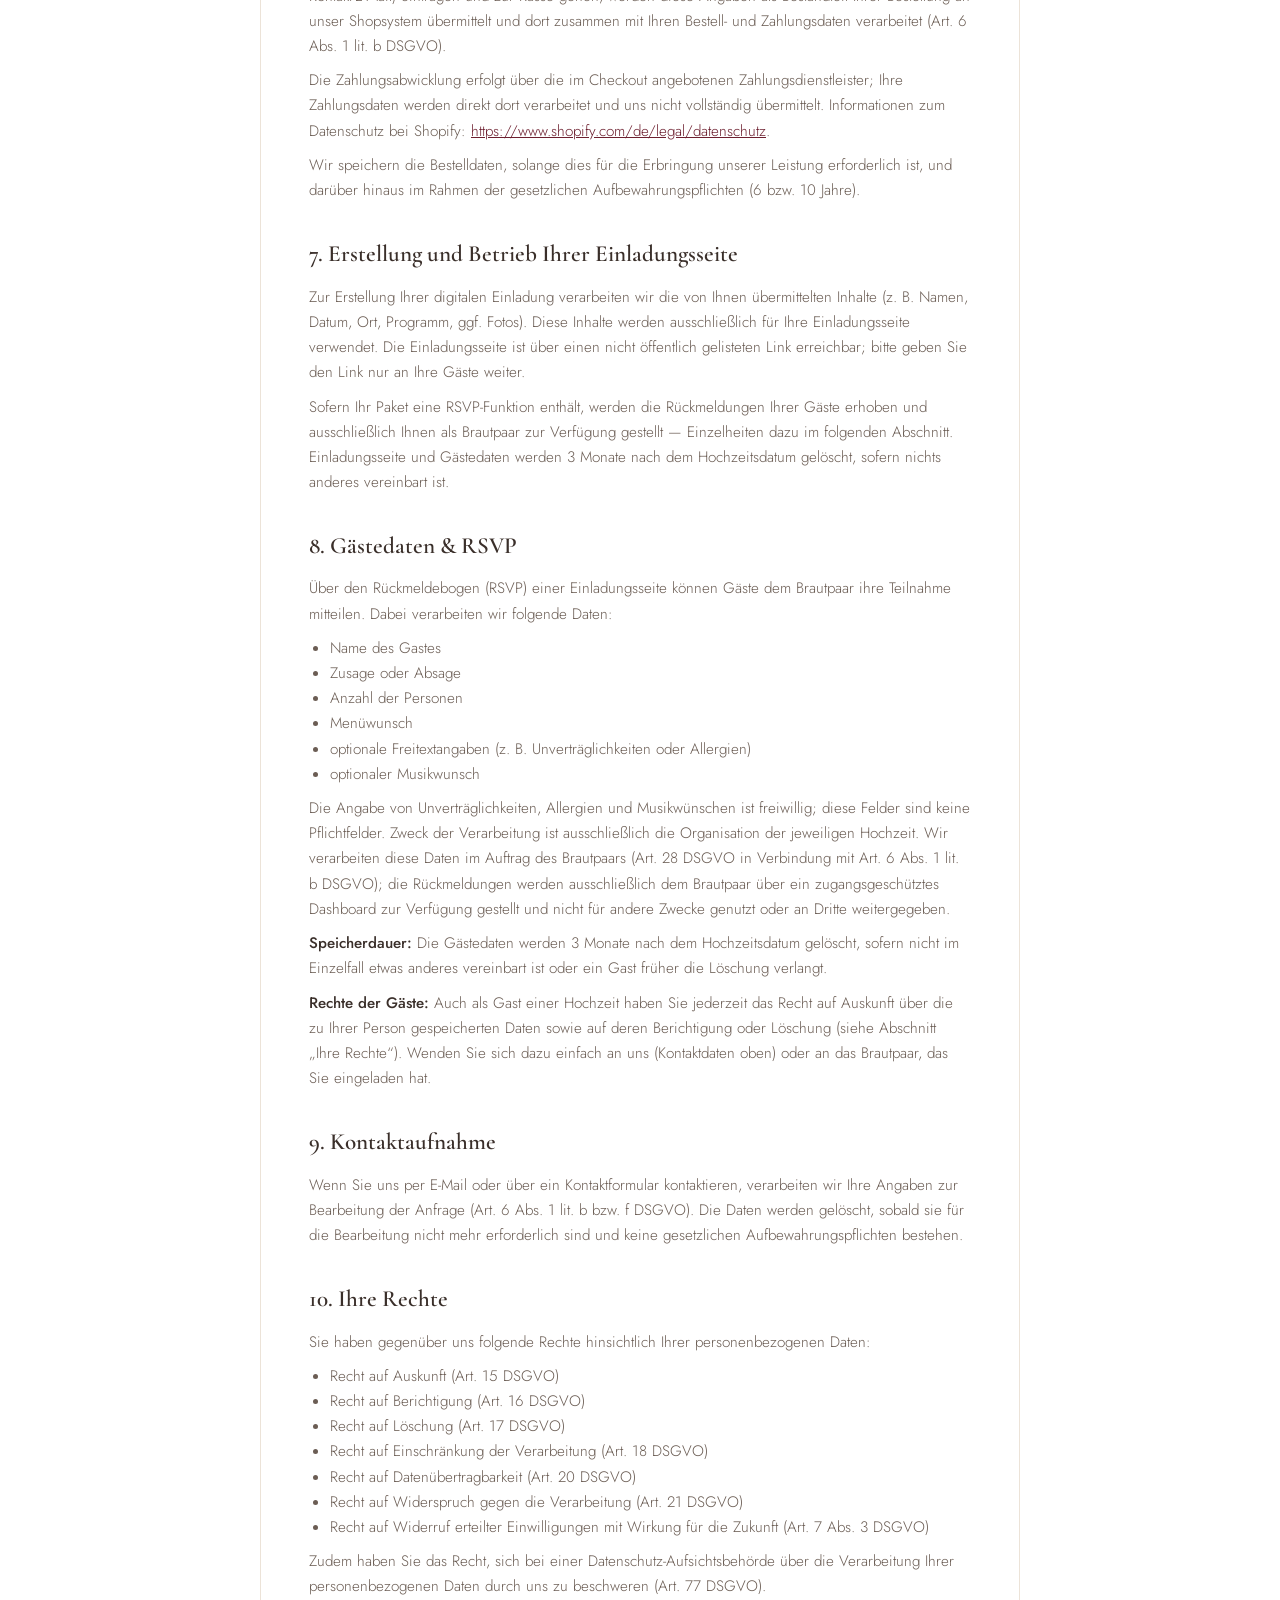
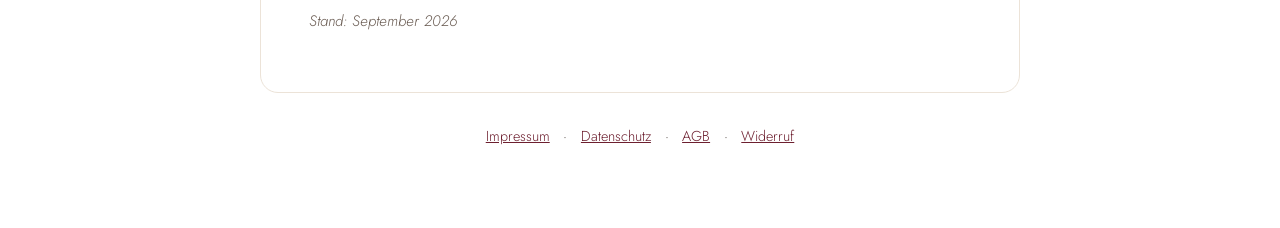
<file: datenschutz.html>
<!DOCTYPE html>
<html lang="de">
<head>
  <meta charset="UTF-8" />
  <meta name="viewport" content="width=device-width, initial-scale=1.0" />
  <title>Datenschutzerklärung — WeddingLink</title>
  <meta name="robots" content="noindex" />
  <link rel="preconnect" href="https://fonts.googleapis.com" />
  <link rel="preconnect" href="https://fonts.gstatic.com" crossorigin />
  <link href="https://fonts.googleapis.com/css2?family=Cormorant+Garamond:ital,wght@0,400;0,500;0,600;1,400;1,500&family=Jost:wght@300;400;500;600&family=Tangerine:wght@700&display=swap" rel="stylesheet" />
  <link rel="stylesheet" href="styles.css?v=6" />
  <link rel="stylesheet" href="legal.css" />
</head>
<body>
  <header class="nav scrolled">
    <div class="container nav__inner">
      <a href="index.html" class="brand">
        <span class="brand__mark">WL</span>
        <span class="brand__name">WeddingLink</span>
      </a>
      <a href="index.html" class="btn btn--nav">Zur Startseite</a>
    </div>
  </header>

  <main class="legal">
    <div class="container">
      <h1 class="section-title">Datenschutzerklärung</h1>
      <div class="legal__body">

        <h2>1. Verantwortlicher</h2>
        <p>
          Verantwortlich für die Datenverarbeitung auf dieser Website ist:<br />
          <strong>Tuna Ülker</strong> — WeddingLink<br />
          Luisenstraße 14, 76756 Bellheim<br />
          E-Mail: kontakt@weddinglink.de
        </p>

        <h2>2. Allgemeines zur Datenverarbeitung</h2>
        <p>
          Wir verarbeiten personenbezogene Daten unserer Besucherinnen und Besucher grundsätzlich nur,
          soweit dies zur Bereitstellung einer funktionsfähigen Website sowie zur Erbringung unserer
          Leistungen erforderlich ist. Rechtsgrundlagen sind insbesondere Art. 6 Abs. 1 lit. b DSGVO
          (Vertragserfüllung), Art. 6 Abs. 1 lit. f DSGVO (berechtigtes Interesse) und — soweit
          eingeholt — Art. 6 Abs. 1 lit. a DSGVO (Einwilligung).
        </p>

        <h2>3. Hosting und Server-Logfiles</h2>
        <p>
          Beim Aufruf dieser Website erhebt unser Hosting-Anbieter automatisch Informationen in
          sogenannten Server-Logfiles (z. B. IP-Adresse, Datum und Uhrzeit des Zugriffs, aufgerufene
          Seite, Browsertyp). Diese Daten dienen der Sicherstellung eines störungsfreien Betriebs und
          der Verbesserung unseres Angebots (Art. 6 Abs. 1 lit. f DSGVO) und werden nach kurzer Zeit
          gelöscht. Eine Zusammenführung mit anderen Datenquellen findet nicht statt.<br />
          Hosting-Anbieter: <span class="todo">[HOSTING-ANBIETER, z. B. GitHub Pages / Netlify / …]</span>
        </p>

        <h2>4. Cookies und Tracking</h2>
        <p>
          Diese Website verwendet <strong>keine Cookies</strong> und keine Analyse- oder
          Tracking-Dienste. Wir erstellen keine Nutzerprofile und werten Ihr Verhalten auf dieser
          Website nicht aus.
        </p>
        <p>
          Eine Ausnahme betrifft ausschließlich unser Partnerprogramm: Rufen Sie unsere Website über
          den Empfehlungslink einer Partnerin oder eines Partners auf (Adresse mit dem Zusatz
          <code>?ref=</code>), speichern wir den darin enthaltenen Partner-Code für 30 Tage im
          lokalen Speicher Ihres Browsers (<em>localStorage</em>). Er wird allein dazu verwendet, eine
          spätere Bestellung der empfehlenden Partnerin bzw. dem empfehlenden Partner zuzuordnen und
          deren Vergütung zu berechnen (Art. 6 Abs. 1 lit. f DSGVO — berechtigtes Interesse an der
          korrekten Abrechnung unseres Partnerprogramms). Der Code enthält keine Angaben zu Ihrer
          Person. Sie können ihn jederzeit löschen, indem Sie die Websitedaten in Ihren
          Browsereinstellungen entfernen.
        </p>

        <h2>5. Google Fonts</h2>
        <p>
          Zur einheitlichen Darstellung von Schriftarten bindet diese Website Schriften von Google
          (Google Ireland Limited, Gordon House, Barrow Street, Dublin 4, Irland) ein. Beim Aufruf
          einer Seite lädt Ihr Browser die benötigten Schriften von Google-Servern; dabei wird Ihre
          IP-Adresse an Google übertragen. Die Nutzung erfolgt im Interesse einer ansprechenden
          Darstellung unserer Website (Art. 6 Abs. 1 lit. f DSGVO). Weitere Informationen:
          <a href="https://policies.google.com/privacy" target="_blank" rel="noopener">https://policies.google.com/privacy</a>.
        </p>

        <h2>6. Bestellungen über unser Shopsystem (Shopify)</h2>
        <p>
          Bestellungen werden über unser Shopsystem auf Basis von Shopify (Shopify International
          Limited, Victoria Buildings, 2. Etage, 1–2 Haddington Road, Dublin 4, Irland) abgewickelt.
          Wenn Sie auf unserer Bestellseite Ihre Angaben (Namen des Brautpaars, Hochzeitsdatum, Ort,
          Stil- und Gestaltungswünsche, Kontakt-E-Mail) eintragen und zur Kasse gehen, werden diese
          Angaben als Bestandteil Ihrer Bestellung an unser Shopsystem übermittelt und dort zusammen
          mit Ihren Bestell- und Zahlungsdaten verarbeitet (Art. 6 Abs. 1 lit. b DSGVO).
        </p>
        <p>
          Die Zahlungsabwicklung erfolgt über die im Checkout angebotenen Zahlungsdienstleister;
          Ihre Zahlungsdaten werden direkt dort verarbeitet und uns nicht vollständig übermittelt.
          Informationen zum Datenschutz bei Shopify:
          <a href="https://www.shopify.com/de/legal/datenschutz" target="_blank" rel="noopener">https://www.shopify.com/de/legal/datenschutz</a>.
        </p>
        <p>
          Wir speichern die Bestelldaten, solange dies für die Erbringung unserer Leistung erforderlich
          ist, und darüber hinaus im Rahmen der gesetzlichen Aufbewahrungspflichten (6 bzw. 10 Jahre).
        </p>

        <h2>7. Erstellung und Betrieb Ihrer Einladungsseite</h2>
        <p>
          Zur Erstellung Ihrer digitalen Einladung verarbeiten wir die von Ihnen übermittelten Inhalte
          (z. B. Namen, Datum, Ort, Programm, ggf. Fotos). Diese Inhalte werden ausschließlich für Ihre
          Einladungsseite verwendet. Die Einladungsseite ist über einen nicht öffentlich gelisteten
          Link erreichbar; bitte geben Sie den Link nur an Ihre Gäste weiter.
        </p>
        <p>
          Sofern Ihr Paket eine RSVP-Funktion enthält, werden die Rückmeldungen Ihrer Gäste erhoben
          und ausschließlich Ihnen als Brautpaar zur Verfügung gestellt — Einzelheiten dazu im
          folgenden Abschnitt. Einladungsseite und Gästedaten werden 3 Monate nach dem
          Hochzeitsdatum gelöscht, sofern nichts anderes vereinbart ist.
        </p>

        <h2>8. Gästedaten &amp; RSVP</h2>
        <p>
          Über den Rückmeldebogen (RSVP) einer Einladungsseite können Gäste dem Brautpaar ihre
          Teilnahme mitteilen. Dabei verarbeiten wir folgende Daten:
        </p>
        <ul>
          <li>Name des Gastes</li>
          <li>Zusage oder Absage</li>
          <li>Anzahl der Personen</li>
          <li>Menüwunsch</li>
          <li>optionale Freitextangaben (z.&nbsp;B. Unverträglichkeiten oder Allergien)</li>
          <li>optionaler Musikwunsch</li>
        </ul>
        <p>
          Die Angabe von Unverträglichkeiten, Allergien und Musikwünschen ist freiwillig; diese
          Felder sind keine Pflichtfelder. Zweck der Verarbeitung ist ausschließlich die
          Organisation der jeweiligen Hochzeit. Wir verarbeiten diese Daten im Auftrag des
          Brautpaars (Art. 28 DSGVO in Verbindung mit Art. 6 Abs. 1 lit. b DSGVO); die
          Rückmeldungen werden ausschließlich dem Brautpaar über ein zugangsgeschütztes Dashboard
          zur Verfügung gestellt und nicht für andere Zwecke genutzt oder an Dritte weitergegeben.
        </p>
        <p>
          <strong>Speicherdauer:</strong> Die Gästedaten werden 3 Monate nach dem Hochzeitsdatum
          gelöscht, sofern nicht im Einzelfall etwas anderes vereinbart ist oder ein Gast früher
          die Löschung verlangt.
        </p>
        <p>
          <strong>Rechte der Gäste:</strong> Auch als Gast einer Hochzeit haben Sie jederzeit das
          Recht auf Auskunft über die zu Ihrer Person gespeicherten Daten sowie auf deren
          Berichtigung oder Löschung (siehe Abschnitt „Ihre Rechte“). Wenden Sie sich dazu einfach
          an uns (Kontaktdaten oben) oder an das Brautpaar, das Sie eingeladen hat.
        </p>

        <h2>9. Kontaktaufnahme</h2>
        <p>
          Wenn Sie uns per E-Mail oder über ein Kontaktformular kontaktieren, verarbeiten wir Ihre
          Angaben zur Bearbeitung der Anfrage (Art. 6 Abs. 1 lit. b bzw. f DSGVO). Die Daten werden
          gelöscht, sobald sie für die Bearbeitung nicht mehr erforderlich sind und keine gesetzlichen
          Aufbewahrungspflichten bestehen.
        </p>

        <h2>10. Ihre Rechte</h2>
        <p>Sie haben gegenüber uns folgende Rechte hinsichtlich Ihrer personenbezogenen Daten:</p>
        <ul>
          <li>Recht auf Auskunft (Art. 15 DSGVO)</li>
          <li>Recht auf Berichtigung (Art. 16 DSGVO)</li>
          <li>Recht auf Löschung (Art. 17 DSGVO)</li>
          <li>Recht auf Einschränkung der Verarbeitung (Art. 18 DSGVO)</li>
          <li>Recht auf Datenübertragbarkeit (Art. 20 DSGVO)</li>
          <li>Recht auf Widerspruch gegen die Verarbeitung (Art. 21 DSGVO)</li>
          <li>Recht auf Widerruf erteilter Einwilligungen mit Wirkung für die Zukunft (Art. 7 Abs. 3 DSGVO)</li>
        </ul>
        <p>
          Zudem haben Sie das Recht, sich bei einer Datenschutz-Aufsichtsbehörde über die Verarbeitung
          Ihrer personenbezogenen Daten durch uns zu beschweren (Art. 77 DSGVO).
        </p>

        <p class="legal__stand">Stand: September 2026</p>
      </div>
      <p class="legal__nav">
        <a href="impressum.html">Impressum</a> ·
        <a href="datenschutz.html">Datenschutz</a> ·
        <a href="agb.html">AGB</a> ·
        <a href="widerruf.html">Widerruf</a>
      </p>
    </div>
  </main>
</body>
</html>
</file>
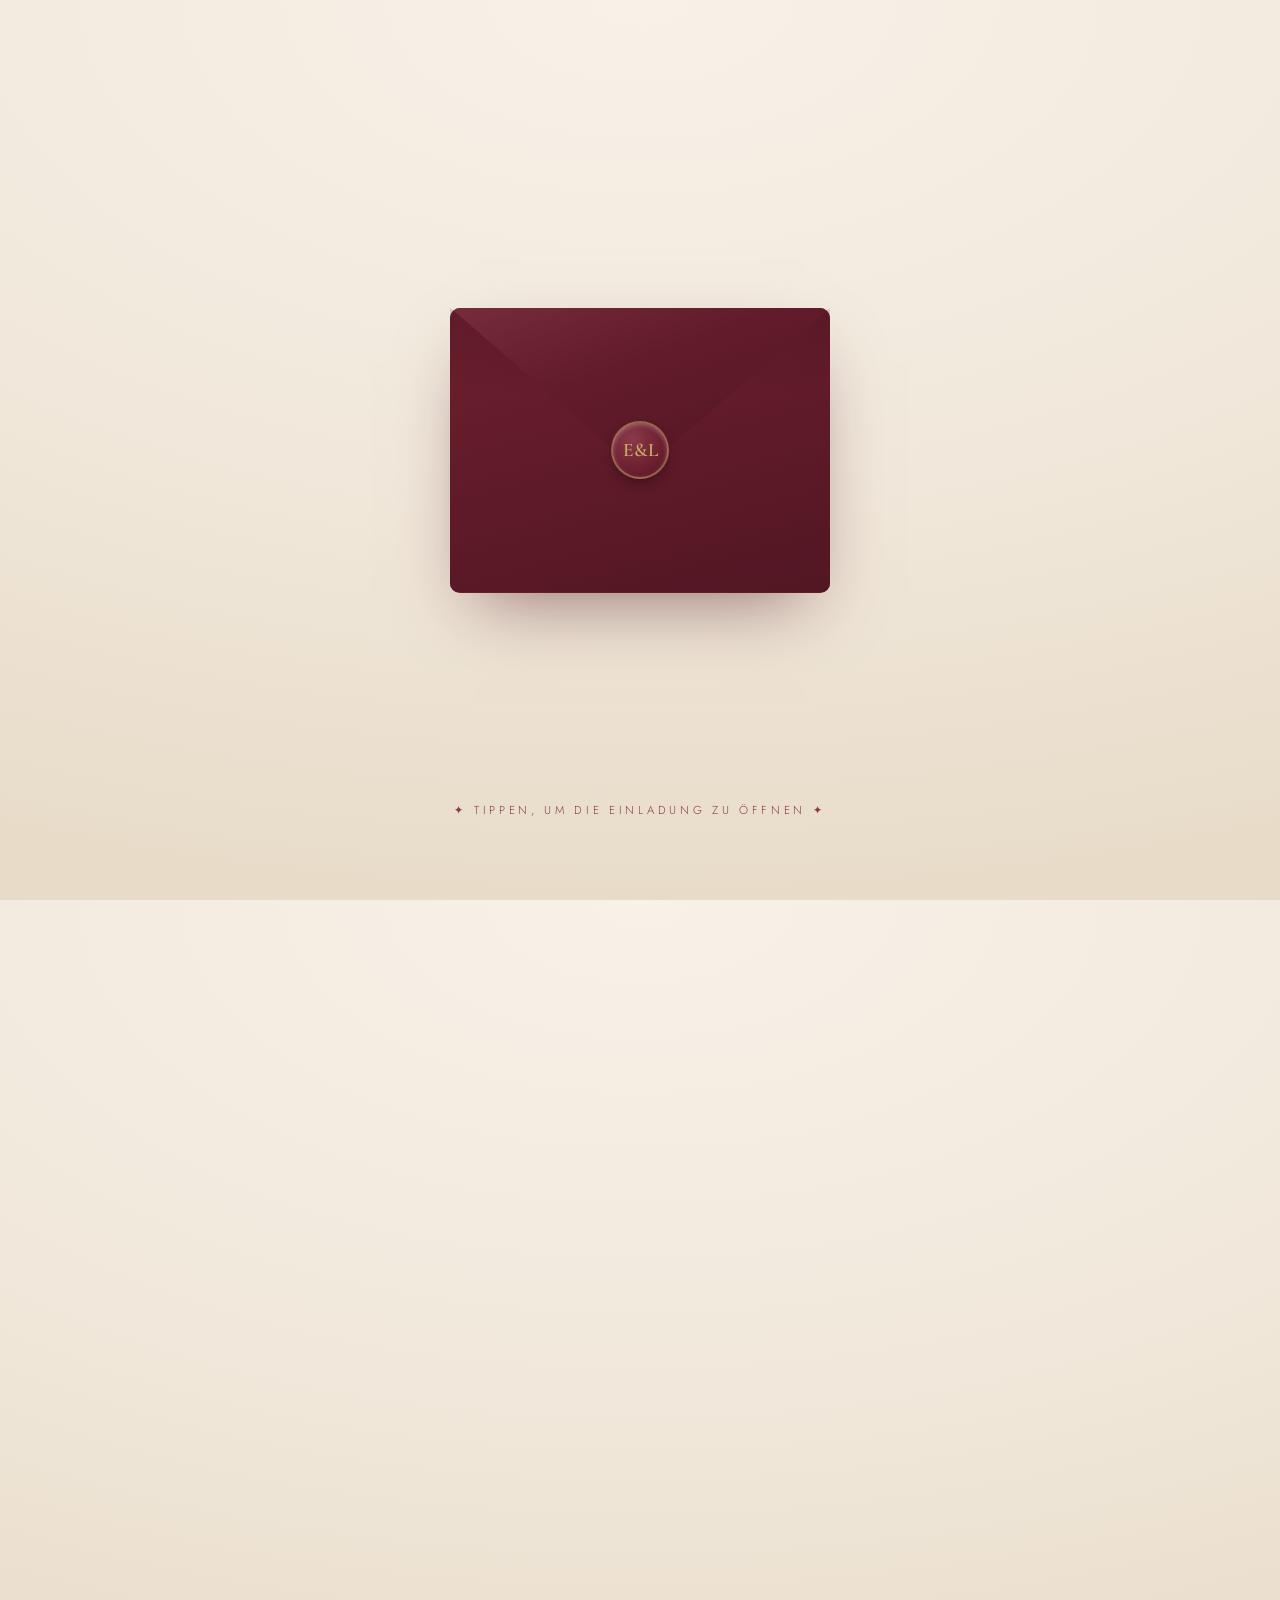
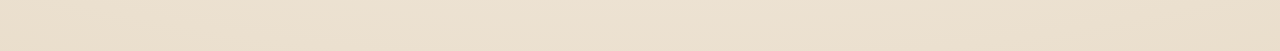
<file: einladung.html>
<!DOCTYPE html>
<html lang="de">
<head>
<meta charset="UTF-8" />
<meta name="viewport" content="width=device-width, initial-scale=1.0, viewport-fit=cover" />
<title>Emma &amp; Lukas · Einladung</title>
<meta name="description" content="Wir heiraten — öffne unsere Einladung." />
<link rel="preconnect" href="https://fonts.googleapis.com" />
<link rel="preconnect" href="https://fonts.gstatic.com" crossorigin />
<link href="https://fonts.googleapis.com/css2?family=Cormorant+Garamond:ital,wght@0,400;0,500;0,600;1,400;1,500&family=Jost:wght@300;400;500;600&family=Tangerine:wght@700&display=swap" rel="stylesheet" />
<style>
/* ================= THEME (hier tauschst du das Design) ================= */
:root{
  --wine:#6d1f2f; --wine-dark:#521623; --wine-soft:#8a3a48;
  --cream:#f7f1e8; --cream-2:#f1e8db; --sand:#e8dcc9;
  --ink:#3a2f2a; --ink-soft:#6b5d54; --gold:#c8a96a; --white:#fffdf9;
  --paper:#fffdf9;
  --serif:"Cormorant Garamond",Georgia,serif;
  --sans:"Jost",system-ui,sans-serif;
  --script:"Tangerine",cursive;
}
*{margin:0;padding:0;box-sizing:border-box}
html,body{height:100%}
body{
  font-family:var(--sans);color:var(--ink);font-weight:300;line-height:1.6;
  background:radial-gradient(130% 100% at 50% 0%,var(--cream) 0%,var(--cream-2) 55%,var(--sand) 100%);
  overflow:hidden; /* bis geöffnet: kein Scrollen */
  -webkit-font-smoothing:antialiased;
}
body.is-open{overflow:auto}
em{font-style:italic}

/* ================= STUFE 1: BRIEFUMSCHLAG-SZENE ================= */
.scene{
  position:fixed;inset:0;display:grid;place-items:center;
  perspective:1400px;z-index:50;padding:1.5rem;
  transition:opacity .8s ease .5s, visibility .8s ease .5s;
}
body.is-open .scene{opacity:0;visibility:hidden;pointer-events:none}

.hint{
  position:absolute;bottom:9%;left:0;right:0;text-align:center;
  text-transform:uppercase;letter-spacing:.32em;font-size:.72rem;color:var(--wine-soft);
  animation:pulse 2.2s ease-in-out infinite;
}
@keyframes pulse{0%,100%{opacity:.5;transform:translateY(0)}50%{opacity:1;transform:translateY(-4px)}}
body.opening .hint{opacity:0;transition:opacity .3s}

/* Umschlag */
.envelope{
  position:relative;width:min(84vw,380px);aspect-ratio:4/3;
  cursor:pointer;transform-style:preserve-3d;
  transition:transform .8s ease;
}
.envelope:hover{transform:translateY(-6px)}
body.opening .envelope{cursor:default;pointer-events:none}

.env-back{
  position:absolute;inset:0;border-radius:10px;
  background:linear-gradient(160deg,var(--wine-soft),var(--wine));
  box-shadow:0 30px 70px -25px rgba(82,22,35,.55);
}
/* Der Brief, der herausgleitet – vollständig im Umschlag verborgen */
.letter{
  position:absolute;left:7%;right:7%;top:11%;height:80%;
  background:var(--paper);border-radius:6px;
  box-shadow:0 10px 30px -12px rgba(0,0,0,.25);
  display:flex;flex-direction:column;align-items:center;
  padding:1.3rem 1.1rem;text-align:center;
  transform:translateY(0);z-index:2;
  transition:transform 1s cubic-bezier(.22,1,.36,1) .35s;
}
.letter .l-orn{font-size:1.5rem;color:var(--gold)}
.letter .l-pre{text-transform:uppercase;letter-spacing:.3em;font-size:.58rem;color:var(--wine-soft);margin-top:.45rem}
.letter .l-names{font-family:var(--script);font-size:2.4rem;color:var(--wine);line-height:1;margin:.15rem 0}
.letter .l-date{font-family:var(--serif);font-size:.9rem;color:var(--ink)}
body.opening .letter{transform:translateY(-72%)}

/* Vordere Umschlagtasche – verdeckt Brief (Seiten + Boden), V-Öffnung oben */
.env-front{
  position:absolute;inset:0;z-index:3;pointer-events:none;border-radius:10px;
  background:linear-gradient(165deg,var(--wine),var(--wine-dark));
  clip-path:polygon(0 0, 50% 56%, 100% 0, 100% 100%, 0 100%);
}
.env-front::after{ /* sanfte Kante an der V-Öffnung */
  content:"";position:absolute;inset:0;
  background:linear-gradient(180deg,rgba(0,0,0,.12),transparent 30%);
  clip-path:polygon(0 0, 50% 56%, 100% 0, 100% 100%, 0 100%);
}

/* Klappe oben – öffnet sich */
.env-flap{
  position:absolute;top:0;left:0;right:0;height:58%;z-index:6;
  transform-origin:top center;transform:rotateX(0deg);
  transition:transform .8s ease, z-index 0s linear .45s;
  background:linear-gradient(160deg,var(--wine),var(--wine-dark));
  clip-path:polygon(0 0,100% 0,50% 100%);
  border-radius:10px 10px 0 0;
}
.env-flap::after{ /* dezente Falzlinie */
  content:"";position:absolute;inset:0;
  background:linear-gradient(160deg,rgba(255,255,255,.06),transparent 40%);
  clip-path:polygon(0 0,100% 0,50% 100%);
}
body.opening .env-flap{transform:rotateX(180deg);z-index:1}

/* Siegel */
.seal{
  position:absolute;top:50%;left:50%;transform:translate(-50%,-50%);
  width:58px;height:58px;border-radius:50%;z-index:7;
  background:radial-gradient(circle at 35% 30%,var(--wine-soft),var(--wine) 60%,var(--wine-dark));
  box-shadow:0 6px 14px -4px rgba(0,0,0,.45), inset 0 2px 4px rgba(255,255,255,.25);
  display:grid;place-items:center;color:var(--gold);
  font-family:var(--serif);font-weight:600;font-size:1.2rem;
  border:2px solid rgba(200,169,106,.5);
  transition:transform .4s ease, opacity .4s ease;
}
body.opening .seal{transform:translate(-50%,-50%) scale(.2);opacity:0}

/* ================= STUFE 2: EINLADUNG (HOCHFORMAT) ================= */
.invitation{
  position:relative;z-index:10;
  width:min(92vw,430px);margin:0 auto;
  min-height:100dvh;
  padding:clamp(2.5rem,7vw,3.6rem) clamp(1.4rem,5vw,2.2rem) 3rem;
  background:var(--paper);
  box-shadow:0 40px 120px -40px rgba(82,22,35,.4);
  text-align:center;
  opacity:0;transform:translateY(30px) scale(.98);
  transition:opacity .8s ease .7s, transform .9s cubic-bezier(.22,1,.36,1) .7s;
}
body.is-open .invitation{opacity:1;transform:none}

/* dünner Zierrahmen */
.invitation::before{
  content:"";position:absolute;inset:12px;border:1px solid var(--sand);
  pointer-events:none;
}

/* gestaffelte Einblendung der Inhalte */
.reveal{opacity:0;transform:translateY(18px)}
body.is-open .reveal{animation:rise .8s ease forwards}
@keyframes rise{to{opacity:1;transform:none}}
body.is-open .r1{animation-delay:.9s}
body.is-open .r2{animation-delay:1.05s}
body.is-open .r3{animation-delay:1.2s}
body.is-open .r4{animation-delay:1.35s}
body.is-open .r5{animation-delay:1.5s}
body.is-open .r6{animation-delay:1.7s}
body.is-open .r7{animation-delay:1.9s}
body.is-open .r8{animation-delay:2.1s}

.monogram{
  width:70px;height:70px;margin:0 auto 1rem;border:1px solid var(--gold);border-radius:50%;
  display:grid;place-items:center;font-family:var(--serif);font-weight:600;color:var(--wine);font-size:1.25rem;
}
.pre{text-transform:uppercase;letter-spacing:.34em;font-size:.72rem;color:var(--wine-soft)}
.names{font-family:var(--script);font-size:clamp(3.4rem,15vw,4.6rem);color:var(--wine);line-height:.95;margin:.4rem 0}
.amp{display:block;font-size:.5em;color:var(--gold);margin:-.1em 0}
.divider{display:flex;align-items:center;gap:.7rem;color:var(--gold);margin:1.2rem 0}
.divider::before,.divider::after{content:"";flex:1;height:1px;background:var(--sand)}
.tagline{font-family:var(--serif);font-style:italic;font-size:1.15rem;color:var(--ink-soft)}

.date-line{font-family:var(--serif);font-size:1.5rem;color:var(--ink);margin-top:.3rem}
.venue{color:var(--ink-soft);font-size:.95rem;margin-top:.25rem}

/* Countdown */
.countdown{display:flex;justify-content:center;gap:1rem;margin:1.8rem 0}
.countdown div{display:flex;flex-direction:column;min-width:48px}
.countdown b{font-family:var(--serif);font-size:1.8rem;color:var(--wine);font-weight:600}
.countdown i{font-style:normal;font-size:.6rem;text-transform:uppercase;letter-spacing:.14em;color:var(--ink-soft)}

/* Abschnitt */
.block{margin-top:2.4rem}
.block__title{text-transform:uppercase;letter-spacing:.28em;font-size:.72rem;color:var(--wine-soft);margin-bottom:1.1rem}

/* Programm-Timeline */
.timeline{list-style:none;text-align:left;max-width:250px;margin:0 auto;position:relative}
.timeline::before{content:"";position:absolute;left:7px;top:6px;bottom:6px;width:1px;background:var(--sand)}
.timeline li{position:relative;padding:.55rem 0 .55rem 2rem}
.timeline li::before{content:"";position:absolute;left:2px;top:.95rem;width:11px;height:11px;border-radius:50%;background:var(--wine);border:2px solid var(--paper);box-shadow:0 0 0 1px var(--gold)}
.timeline b{font-family:var(--serif);font-size:1.05rem;color:var(--ink);display:block;font-weight:600}
.timeline span{font-size:.82rem;color:var(--ink-soft)}

/* Info-Zeilen */
.info{font-family:var(--serif);font-size:1.05rem;color:var(--ink)}
.info small{display:block;font-family:var(--sans);font-size:.82rem;color:var(--ink-soft);margin-top:.15rem;letter-spacing:.02em}
.info + .info{margin-top:1rem}

/* RSVP */
.rsvp-actions{display:flex;gap:.7rem;justify-content:center;flex-wrap:wrap;margin-top:1.2rem}
.btn{font-family:var(--sans);font-weight:500;font-size:.9rem;letter-spacing:.02em;padding:.8rem 1.7rem;border-radius:100px;cursor:pointer;border:1px solid var(--wine);transition:transform .2s ease,background .2s ease,color .2s ease}
.btn--yes{background:var(--wine);color:var(--white)}
.btn--yes:hover{background:var(--wine-dark);transform:translateY(-2px)}
.btn--no{background:transparent;color:var(--wine)}
.btn--no:hover{background:rgba(109,31,47,.06);transform:translateY(-2px)}
.rsvp-note{margin-top:1rem;font-family:var(--serif);font-style:italic;color:var(--wine);min-height:1.4em}

.closing{margin-top:2.6rem;font-family:var(--script);font-size:2.2rem;color:var(--wine-soft);line-height:1}
.foot{margin-top:.6rem;font-size:.72rem;letter-spacing:.2em;text-transform:uppercase;color:var(--ink-soft)}
.credit{margin-top:1.8rem;font-size:.66rem;letter-spacing:.16em;text-transform:uppercase;color:var(--sand)}

@media (prefers-reduced-motion:reduce){
  *{animation:none!important;transition:none!important}
  .reveal{opacity:1;transform:none}
}
</style>
</head>
<body>

  <!-- STUFE 1 · Briefumschlag -->
  <div class="scene" id="scene">
    <div class="envelope" id="envelope" role="button" tabindex="0" aria-label="Einladung öffnen">
      <div class="env-back"></div>
      <div class="letter">
        <div class="l-orn">❦</div>
        <p class="l-pre">Wir heiraten</p>
        <p class="l-names">Emma &amp; Lukas</p>
        <p class="l-date">23 · 08 · 2026</p>
      </div>
      <div class="env-front"></div>
      <div class="env-flap"></div>
      <div class="seal">E&amp;L</div>
    </div>
    <p class="hint">✦ Tippen, um die Einladung zu öffnen ✦</p>
  </div>

  <!-- STUFE 2 · Einladung im Hochformat -->
  <main class="invitation" id="invitation" aria-hidden="true">
    <div class="monogram reveal r1">E&amp;L</div>
    <p class="pre reveal r1">Wir heiraten</p>
    <h1 class="names reveal r2">Emma<span class="amp">&amp;</span>Lukas</h1>

    <div class="divider reveal r3"><span>❧</span></div>
    <p class="tagline reveal r3">Wir sagen „Ja" — und würden uns freuen,<br />wenn ihr dabei seid.</p>

    <p class="date-line reveal r4">Samstag, 23. August 2026</p>
    <p class="venue reveal r4">Schloss Rosenau · 15:00 Uhr</p>

    <div class="countdown reveal r4" id="countdown">
      <div><b data-d>—</b><i>Tage</i></div>
      <div><b data-h>—</b><i>Std.</i></div>
      <div><b data-m>—</b><i>Min.</i></div>
      <div><b data-s>—</b><i>Sek.</i></div>
    </div>

    <section class="block reveal r5">
      <h2 class="block__title">Der Ablauf</h2>
      <ul class="timeline">
        <li><b>15:00 · Trauung</b><span>Schlosskapelle</span></li>
        <li><b>16:00 · Sektempfang</b><span>Rosengarten</span></li>
        <li><b>18:00 · Dinner</b><span>Festsaal</span></li>
        <li><b>21:00 · Feier &amp; Tanz</b><span>bis in die Nacht</span></li>
      </ul>
    </section>

    <section class="block reveal r6">
      <h2 class="block__title">Gut zu wissen</h2>
      <p class="info">Schloss Rosenau<small>Rosenauer Str. 1, 96472 Rödental</small></p>
      <p class="info">Dresscode<small>Festlich · Töne von Creme &amp; Bordeaux</small></p>
      <p class="info">Übernachtung<small>Zimmerkontingent im Schlosshotel</small></p>
    </section>

    <section class="block reveal r7">
      <h2 class="block__title">Sagt ihr zu?</h2>
      <p class="info" style="margin-bottom:.4rem">Bitte bis zum 30. Juni 2026</p>
      <div class="rsvp-actions">
        <button class="btn btn--yes" data-rsvp="yes">Ja, wir kommen ✦</button>
        <button class="btn btn--no" data-rsvp="no">Leider nicht</button>
      </div>
      <p class="rsvp-note" id="rsvpNote"></p>
    </section>

    <p class="closing reveal r8">Wir freuen uns auf euch</p>
    <p class="foot reveal r8">Emma &amp; Lukas</p>
    <p class="credit reveal r8">erstellt mit ♥ auf WeddingLink</p>
  </main>

<script>
(function(){
  "use strict";
  var body=document.body;
  var envelope=document.getElementById("envelope");
  var invitation=document.getElementById("invitation");
  var opened=false;

  function open(){
    if(opened) return; opened=true;
    body.classList.add("opening");
    // nach der Umschlag-Animation die Einladung einblenden & Scrollen erlauben
    setTimeout(function(){
      body.classList.add("is-open");
      invitation.setAttribute("aria-hidden","false");
      window.scrollTo({top:0});
    },1500);
  }
  envelope.addEventListener("click",open);
  envelope.addEventListener("keydown",function(e){
    if(e.key==="Enter"||e.key===" "){e.preventDefault();open();}
  });

  // Live-Countdown (Datum hier anpassen)
  var target=new Date("2026-08-23T15:00:00");
  var elD=document.querySelector("[data-d]"),elH=document.querySelector("[data-h]"),
      elM=document.querySelector("[data-m]"),elS=document.querySelector("[data-s]");
  function tick(){
    var diff=target-new Date();
    if(diff<0) diff=0;
    var d=Math.floor(diff/864e5),h=Math.floor(diff%864e5/36e5),
        m=Math.floor(diff%36e5/6e4),s=Math.floor(diff%6e4/1e3);
    elD.textContent=d; elH.textContent=String(h).padStart(2,"0");
    elM.textContent=String(m).padStart(2,"0"); elS.textContent=String(s).padStart(2,"0");
  }
  tick(); setInterval(tick,1000);

  // RSVP (Front-end-Demo)
  var note=document.getElementById("rsvpNote");
  document.querySelectorAll("[data-rsvp]").forEach(function(btn){
    btn.addEventListener("click",function(){
      note.textContent = btn.dataset.rsvp==="yes"
        ? "Wunderbar — wir können es kaum erwarten! 💌"
        : "Schade — wir werden euch vermissen. 🤍";
    });
  });
})();
</script>
</body>
</html>
</file>
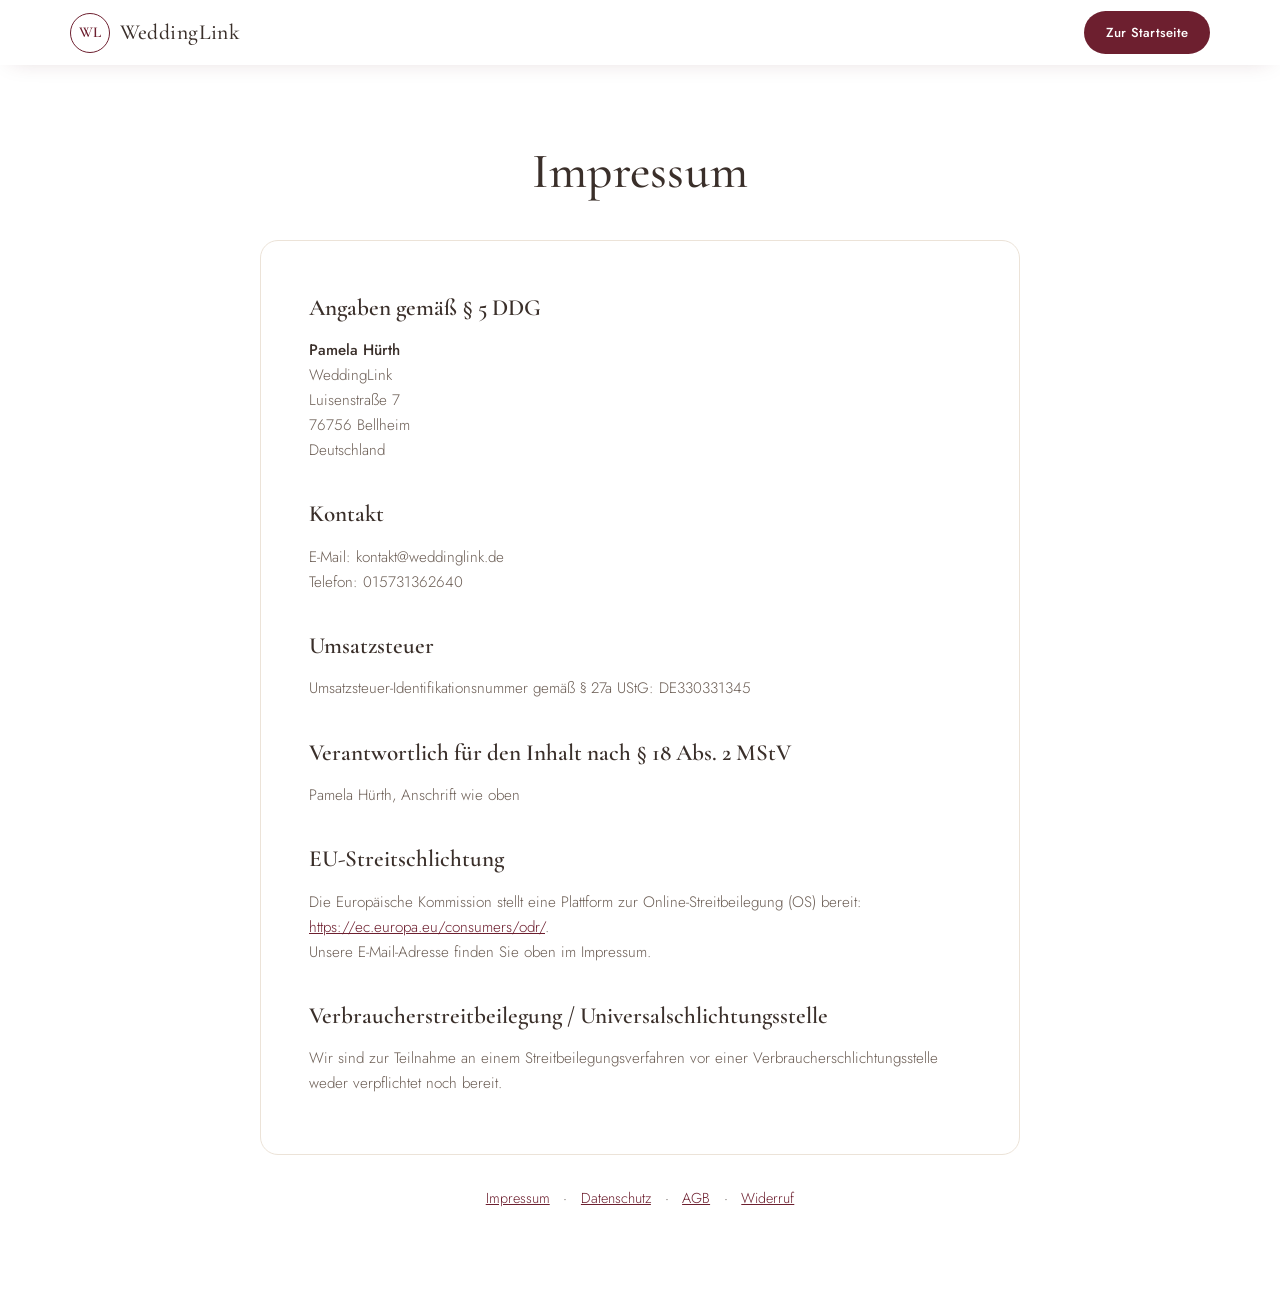
<file: impressum.html>
<!DOCTYPE html>
<html lang="de">
<head>
  <meta charset="UTF-8" />
  <meta name="viewport" content="width=device-width, initial-scale=1.0" />
  <title>Impressum — WeddingLink</title>
  <meta name="robots" content="noindex" />
  <link rel="preconnect" href="https://fonts.googleapis.com" />
  <link rel="preconnect" href="https://fonts.gstatic.com" crossorigin />
  <link href="https://fonts.googleapis.com/css2?family=Cormorant+Garamond:ital,wght@0,400;0,500;0,600;1,400;1,500&family=Jost:wght@300;400;500;600&family=Tangerine:wght@700&display=swap" rel="stylesheet" />
  <link rel="stylesheet" href="styles.css?v=6" />
  <link rel="stylesheet" href="legal.css" />
</head>
<body>
  <header class="nav scrolled">
    <div class="container nav__inner">
      <a href="index.html" class="brand">
        <span class="brand__mark">WL</span>
        <span class="brand__name">WeddingLink</span>
      </a>
      <a href="index.html" class="btn btn--nav">Zur Startseite</a>
    </div>
  </header>

  <main class="legal">
    <div class="container">
      <h1 class="section-title">Impressum</h1>
      <div class="legal__body">
        <h2>Angaben gemäß § 5 DDG</h2>
        <p>
          <strong>Pamela Hürth</strong><br />
          WeddingLink<br />
          Luisenstraße 7<br />
          76756 Bellheim<br />
          Deutschland
        </p>

        <h2>Kontakt</h2>
        <p>
          E-Mail: kontakt@weddinglink.de<br />
          Telefon: 015731362640
        </p>

        <h2>Umsatzsteuer</h2>
        <p>
          Umsatzsteuer-Identifikationsnummer gemäß § 27a UStG: DE330331345
        </p>

        <h2>Verantwortlich für den Inhalt nach § 18 Abs. 2 MStV</h2>
        <p>
          Pamela Hürth, Anschrift wie oben
        </p>

        <h2>EU-Streitschlichtung</h2>
        <p>
          Die Europäische Kommission stellt eine Plattform zur Online-Streitbeilegung (OS) bereit:
          <a href="https://ec.europa.eu/consumers/odr/" target="_blank" rel="noopener">https://ec.europa.eu/consumers/odr/</a>.<br />
          Unsere E-Mail-Adresse finden Sie oben im Impressum.
        </p>

        <h2>Verbraucherstreitbeilegung / Universalschlichtungsstelle</h2>
        <p>
          Wir sind zur Teilnahme an einem Streitbeilegungsverfahren vor einer
          Verbraucherschlichtungsstelle weder verpflichtet noch bereit.
        </p>
      </div>
      <p class="legal__nav">
        <a href="impressum.html">Impressum</a> ·
        <a href="datenschutz.html">Datenschutz</a> ·
        <a href="agb.html">AGB</a> ·
        <a href="widerruf.html">Widerruf</a>
      </p>
    </div>
  </main>
</body>
</html>
</file>
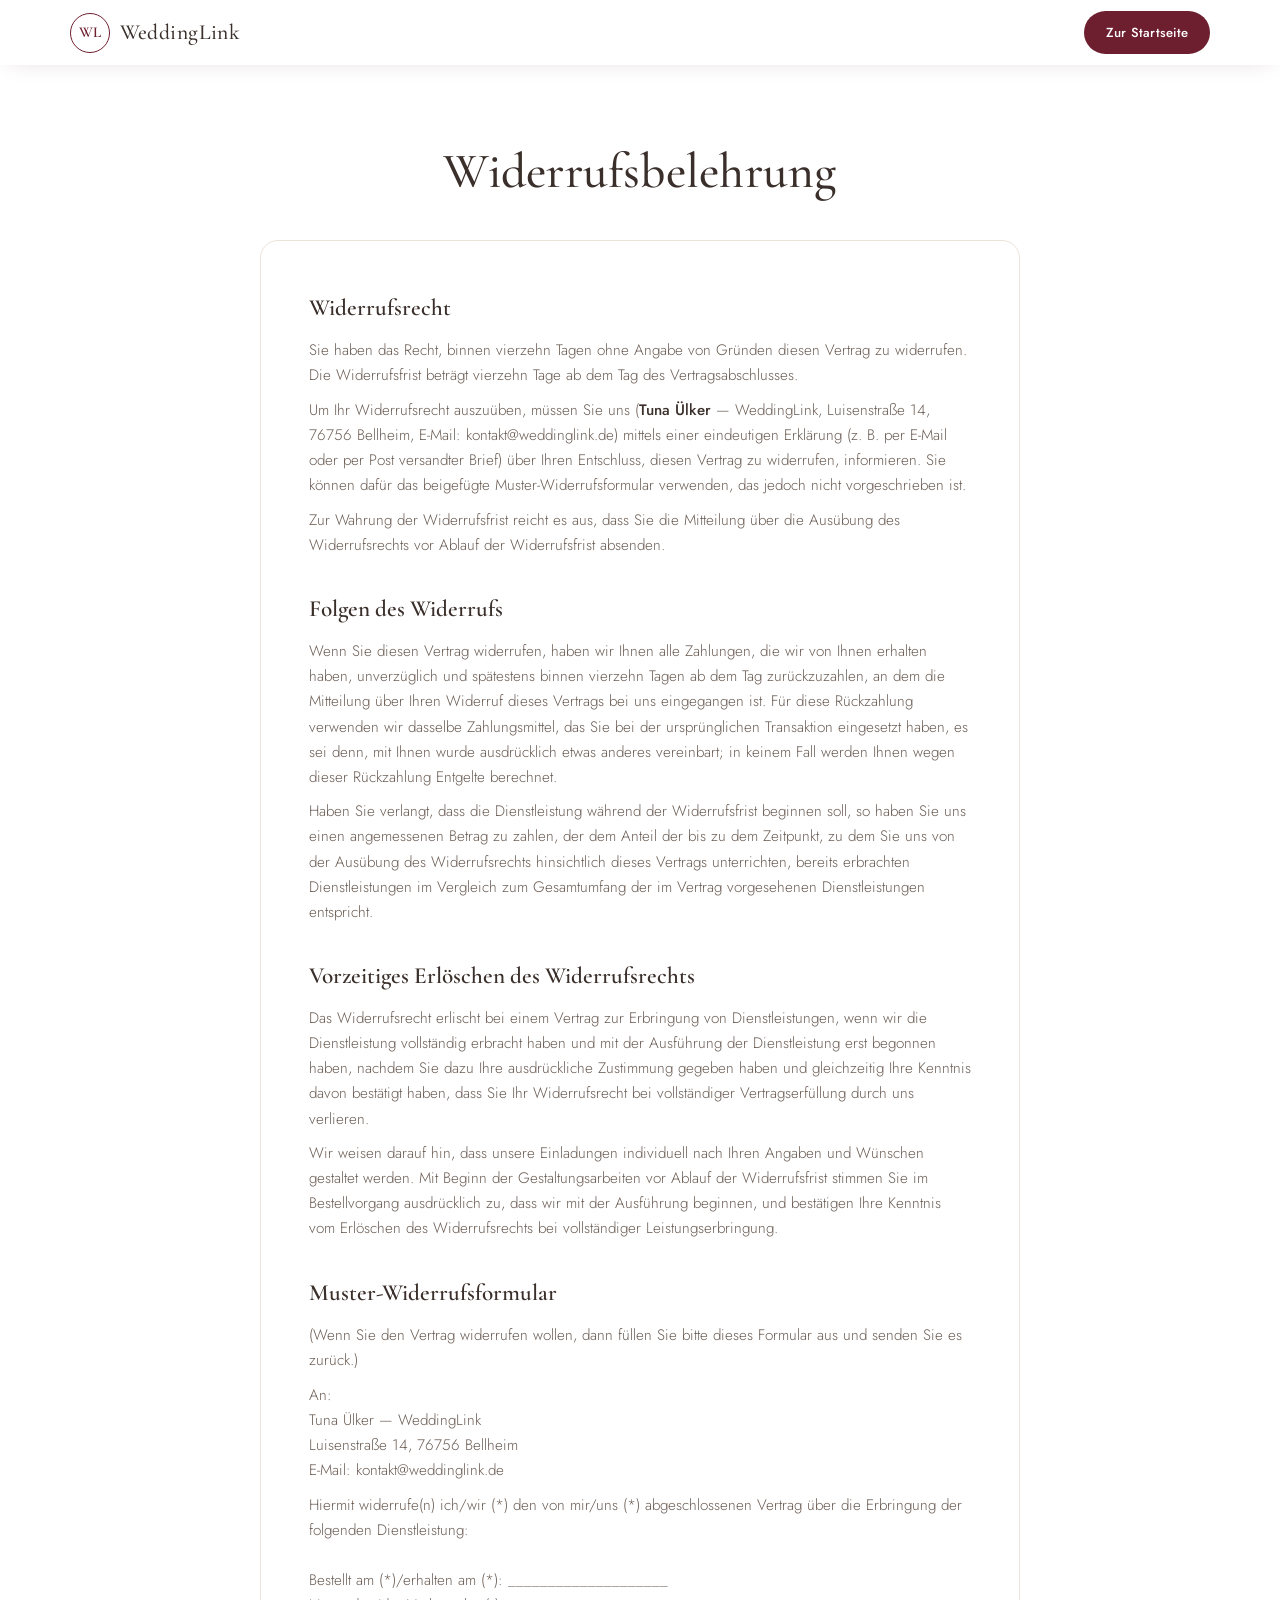
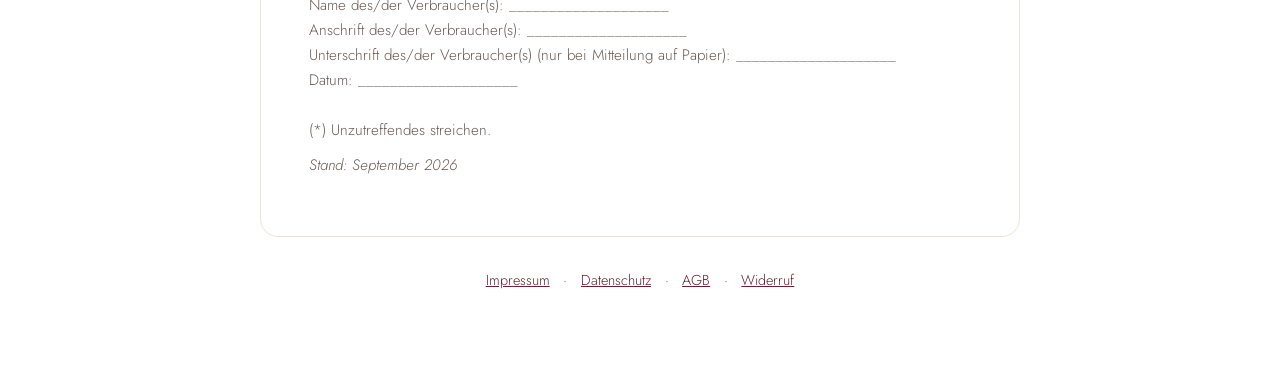
<file: widerruf.html>
<!DOCTYPE html>
<html lang="de">
<head>
  <meta charset="UTF-8" />
  <meta name="viewport" content="width=device-width, initial-scale=1.0" />
  <title>Widerrufsbelehrung — WeddingLink</title>
  <meta name="robots" content="noindex" />
  <link rel="preconnect" href="https://fonts.googleapis.com" />
  <link rel="preconnect" href="https://fonts.gstatic.com" crossorigin />
  <link href="https://fonts.googleapis.com/css2?family=Cormorant+Garamond:ital,wght@0,400;0,500;0,600;1,400;1,500&family=Jost:wght@300;400;500;600&family=Tangerine:wght@700&display=swap" rel="stylesheet" />
  <link rel="stylesheet" href="styles.css?v=6" />
  <link rel="stylesheet" href="legal.css" />
</head>
<body>
  <header class="nav scrolled">
    <div class="container nav__inner">
      <a href="index.html" class="brand">
        <span class="brand__mark">WL</span>
        <span class="brand__name">WeddingLink</span>
      </a>
      <a href="index.html" class="btn btn--nav">Zur Startseite</a>
    </div>
  </header>

  <main class="legal">
    <div class="container">
      <h1 class="section-title">Widerrufsbelehrung</h1>
      <div class="legal__body">

        <h2>Widerrufsrecht</h2>
        <p>
          Sie haben das Recht, binnen vierzehn Tagen ohne Angabe von Gründen diesen Vertrag zu
          widerrufen. Die Widerrufsfrist beträgt vierzehn Tage ab dem Tag des Vertragsabschlusses.
        </p>
        <p>
          Um Ihr Widerrufsrecht auszuüben, müssen Sie uns
          (<strong>Tuna Ülker</strong> — WeddingLink,
          Luisenstraße 14, 76756 Bellheim,
          E-Mail: kontakt@weddinglink.de) mittels einer eindeutigen Erklärung
          (z. B. per E-Mail oder per Post versandter Brief) über Ihren Entschluss, diesen Vertrag zu
          widerrufen, informieren. Sie können dafür das beigefügte Muster-Widerrufsformular verwenden,
          das jedoch nicht vorgeschrieben ist.
        </p>
        <p>
          Zur Wahrung der Widerrufsfrist reicht es aus, dass Sie die Mitteilung über die Ausübung des
          Widerrufsrechts vor Ablauf der Widerrufsfrist absenden.
        </p>

        <h2>Folgen des Widerrufs</h2>
        <p>
          Wenn Sie diesen Vertrag widerrufen, haben wir Ihnen alle Zahlungen, die wir von Ihnen
          erhalten haben, unverzüglich und spätestens binnen vierzehn Tagen ab dem Tag zurückzuzahlen,
          an dem die Mitteilung über Ihren Widerruf dieses Vertrags bei uns eingegangen ist. Für diese
          Rückzahlung verwenden wir dasselbe Zahlungsmittel, das Sie bei der ursprünglichen Transaktion
          eingesetzt haben, es sei denn, mit Ihnen wurde ausdrücklich etwas anderes vereinbart; in
          keinem Fall werden Ihnen wegen dieser Rückzahlung Entgelte berechnet.
        </p>
        <p>
          Haben Sie verlangt, dass die Dienstleistung während der Widerrufsfrist beginnen soll, so
          haben Sie uns einen angemessenen Betrag zu zahlen, der dem Anteil der bis zu dem Zeitpunkt,
          zu dem Sie uns von der Ausübung des Widerrufsrechts hinsichtlich dieses Vertrags
          unterrichten, bereits erbrachten Dienstleistungen im Vergleich zum Gesamtumfang der im
          Vertrag vorgesehenen Dienstleistungen entspricht.
        </p>

        <h2>Vorzeitiges Erlöschen des Widerrufsrechts</h2>
        <p>
          Das Widerrufsrecht erlischt bei einem Vertrag zur Erbringung von Dienstleistungen, wenn wir
          die Dienstleistung vollständig erbracht haben und mit der Ausführung der Dienstleistung erst
          begonnen haben, nachdem Sie dazu Ihre ausdrückliche Zustimmung gegeben haben und gleichzeitig
          Ihre Kenntnis davon bestätigt haben, dass Sie Ihr Widerrufsrecht bei vollständiger
          Vertragserfüllung durch uns verlieren.
        </p>
        <p>
          Wir weisen darauf hin, dass unsere Einladungen individuell nach Ihren Angaben und Wünschen
          gestaltet werden. Mit Beginn der Gestaltungsarbeiten vor Ablauf der Widerrufsfrist stimmen
          Sie im Bestellvorgang ausdrücklich zu, dass wir mit der Ausführung beginnen, und bestätigen
          Ihre Kenntnis vom Erlöschen des Widerrufsrechts bei vollständiger Leistungserbringung.
        </p>

        <h2>Muster-Widerrufsformular</h2>
        <p>
          (Wenn Sie den Vertrag widerrufen wollen, dann füllen Sie bitte dieses Formular aus und
          senden Sie es zurück.)
        </p>
        <p>
          An:<br />
          Tuna Ülker — WeddingLink<br />
          Luisenstraße 14, 76756 Bellheim<br />
          E-Mail: kontakt@weddinglink.de
        </p>
        <p>
          Hiermit widerrufe(n) ich/wir (*) den von mir/uns (*) abgeschlossenen Vertrag über die
          Erbringung der folgenden Dienstleistung:<br /><br />
          Bestellt am (*)/erhalten am (*): ____________________<br />
          Name des/der Verbraucher(s): ____________________<br />
          Anschrift des/der Verbraucher(s): ____________________<br />
          Unterschrift des/der Verbraucher(s) (nur bei Mitteilung auf Papier): ____________________<br />
          Datum: ____________________<br /><br />
          (*) Unzutreffendes streichen.
        </p>

        <p class="legal__stand">Stand: September 2026</p>
      </div>
      <p class="legal__nav">
        <a href="impressum.html">Impressum</a> ·
        <a href="datenschutz.html">Datenschutz</a> ·
        <a href="agb.html">AGB</a> ·
        <a href="widerruf.html">Widerruf</a>
      </p>
    </div>
  </main>
</body>
</html>
</file>
<file: designs/einladung-2/css/style.css>
/* ============================================================
   Aquarell-Einladung – Styles
   Palette: Creme-Papier, Salbeigrün, Terrakotta, Taupe
   ============================================================ */

:root {
  --paper: #f6f1e7;
  --paper-deep: #efe7d8;
  --ink: #4a4238;
  --ink-soft: #7a6f60;
  --sage: #7d8c6f;
  --sage-deep: #5f6e53;
  --terracotta: #b3714e;
  --gold: #c2a878;
  --white: #fdfbf6;

  --font-serif: "Cormorant Garamond", Georgia, serif;
  --font-script: "Parisienne", cursive;
  --font-sans: "Jost", "Segoe UI", sans-serif;
}

* { margin: 0; padding: 0; box-sizing: border-box; }

html { scroll-behavior: smooth; }

body {
  font-family: var(--font-serif);
  background: var(--paper);
  color: var(--ink);
  -webkit-font-smoothing: antialiased;
  overflow-x: hidden;
}

/* Sanftes Papierkorn über der ganzen Seite */
body::after {
  content: "";
  position: fixed;
  inset: 0;
  pointer-events: none;
  z-index: 5;
  opacity: 0.35;
  background-image: url("data:image/svg+xml,%3Csvg xmlns='http://www.w3.org/2000/svg' width='160' height='160'%3E%3Cfilter id='n'%3E%3CfeTurbulence type='fractalNoise' baseFrequency='0.9' numOctaves='2'/%3E%3CfeColorMatrix values='0 0 0 0 0.5 0 0 0 0 0.46 0 0 0 0 0.4 0 0 0 0.05 0'/%3E%3C/filter%3E%3Crect width='160' height='160' filter='url(%23n)'/%3E%3C/svg%3E");
}

img, video { display: block; max-width: 100%; }

[hidden] { display: none !important; }

/* ---------- Layout-Rahmen: mittig, Handy-Breite ---------- */
.invitation {
  max-width: 480px;
  margin: 0 auto;
  background: var(--paper);
  box-shadow: 0 0 60px rgba(74, 66, 56, 0.18);
}

/* ============================================================
   1. Briefumschlag-Intro
   ============================================================ */
.envelope {
  position: fixed;
  inset: 0;
  z-index: 50;
  cursor: pointer;
  transition: opacity 1.2s ease, visibility 1.2s;
}

.envelope--hidden {
  opacity: 0;
  visibility: hidden;
  pointer-events: none;
}

/* Der Umschlag deckt die komplette Seite ab – kein sichtbarer Hintergrund */
.envelope__video {
  position: absolute;
  inset: 0;
  width: 100%;
  height: 100%;
  object-fit: cover;
}

/* Pulsierender Ring als stummer "Tipp mich"-Hinweis (kein Text) */
.envelope__pulse {
  position: absolute;
  left: 50%;
  top: 50%;
  width: 120px;
  height: 120px;
  transform: translate(-50%, -50%);
  border-radius: 50%;
  border: 1.5px solid rgba(194, 168, 120, 0.85);
  animation: pulse 2.4s ease-out infinite;
  pointer-events: none;
}

.envelope--opening .envelope__pulse { display: none; }

@keyframes pulse {
  0%   { transform: translate(-50%, -50%) scale(0.65); opacity: 0.9; }
  70%  { transform: translate(-50%, -50%) scale(1.25); opacity: 0; }
  100% { opacity: 0; }
}

/* ============================================================
   Gemeinsame Titel
   ============================================================ */
.section-title {
  font-family: var(--font-script);
  font-size: clamp(2.2rem, 9vw, 3rem);
  font-weight: 400;
  color: var(--ink);
  text-align: center;
}

.section-sub {
  font-family: var(--font-serif);
  font-style: italic;
  font-size: 1.05rem;
  color: var(--ink-soft);
  text-align: center;
  margin-top: 0.5rem;
}

.section-title--light, .section-sub--light { color: var(--white); }
.section-sub--light { opacity: 0.85; }

/* ============================================================
   2. Hero
   ============================================================ */
.hero {
  position: relative;
  height: 100svh;
  min-height: 620px;
  overflow: hidden;
  display: flex;
  align-items: center;
  justify-content: center;
}

.hero__video {
  position: absolute;
  inset: 0;
  width: 100%;
  height: 100%;
  object-fit: cover;
}

.hero__overlay {
  position: absolute;
  inset: 0;
  background:
    linear-gradient(to bottom,
      rgba(46, 42, 34, 0.35) 0%,
      rgba(46, 42, 34, 0.05) 35%,
      rgba(46, 42, 34, 0.08) 60%,
      rgba(46, 42, 34, 0.55) 100%);
}

.hero__content {
  position: relative;
  text-align: center;
  color: var(--white);
  padding: 0 1.5rem;
  text-shadow: 0 2px 18px rgba(40, 35, 25, 0.55);
  animation: rise 1.6s ease both 0.4s;
}

@keyframes rise {
  from { opacity: 0; transform: translateY(24px); }
  to   { opacity: 1; transform: none; }
}

.hero__announce {
  font-family: var(--font-sans);
  font-weight: 300;
  font-size: 0.85rem;
  letter-spacing: 0.55em;
  text-transform: uppercase;
  padding-left: 0.55em; /* optischer Ausgleich fürs letter-spacing */
  margin-bottom: 1.6rem;
}

.hero__names {
  font-family: var(--font-script);
  font-weight: 400;
  font-size: clamp(3rem, 14vw, 4.6rem);
  line-height: 1.15;
  display: flex;
  flex-direction: column;
  gap: 0.1em;
}

.hero__amp {
  font-family: var(--font-serif);
  font-style: italic;
  font-size: 0.42em;
  color: var(--gold);
}

.hero__divider {
  width: 70px;
  height: 1px;
  margin: 1.6rem auto 1.2rem;
  background: linear-gradient(to right, transparent, rgba(253, 251, 246, 0.9), transparent);
}

.hero__date {
  font-family: var(--font-serif);
  font-style: italic;
  font-size: 1.35rem;
  letter-spacing: 0.08em;
}

.hero__cta {
  position: absolute;
  bottom: max(1.6rem, env(safe-area-inset-bottom));
  left: 0;
  right: 0;
  display: flex;
  flex-direction: column;
  align-items: center;
  gap: 0.2rem;
  color: var(--white);
  text-decoration: none;
  font-family: var(--font-sans);
  font-weight: 300;
  font-size: 0.72rem;
  letter-spacing: 0.4em;
  text-transform: uppercase;
  text-shadow: 0 1px 10px rgba(40, 35, 25, 0.6);
}

.hero__chevron {
  width: 22px;
  height: 22px;
  animation: bob 2s ease-in-out infinite;
}

@keyframes bob {
  0%, 100% { transform: translateY(0); }
  50%      { transform: translateY(6px); }
}

/* ============================================================
   3. Countdown
   ============================================================ */
.countdown {
  background:
    radial-gradient(120% 90% at 20% 10%, rgba(253, 251, 246, 0.14), transparent 60%),
    radial-gradient(120% 90% at 85% 90%, rgba(40, 50, 32, 0.25), transparent 55%),
    var(--sage);
  padding: 4.5rem 1.5rem 5rem;
}

.countdown__grid {
  display: grid;
  grid-template-columns: 1fr 1fr;
  gap: 1rem;
  max-width: 360px;
  margin: 2.5rem auto 0;
}

.countdown__tile {
  background: rgba(253, 251, 246, 0.12);
  border: 1px solid rgba(253, 251, 246, 0.28);
  border-radius: 14px;
  backdrop-filter: blur(4px);
  padding: 1.4rem 0.5rem 1.2rem;
  text-align: center;
  color: var(--white);
}

.countdown__num {
  display: block;
  font-family: var(--font-serif);
  font-size: 2.6rem;
  font-weight: 500;
  line-height: 1;
  font-variant-numeric: tabular-nums;
}

.countdown__label {
  display: block;
  margin-top: 0.55rem;
  font-family: var(--font-sans);
  font-weight: 300;
  font-size: 0.68rem;
  letter-spacing: 0.35em;
  text-transform: uppercase;
  opacity: 0.85;
}

/* ============================================================
   4. Details / Ablauf
   ============================================================ */
.details {
  padding: 4.5rem 1.5rem 3.5rem;
  background: var(--paper);
}

.details__champagne {
  width: 74px;
  margin: 0 auto 1.2rem;
  color: var(--terracotta);
  opacity: 0.9;
}

.timeline {
  list-style: none;
  max-width: 340px;
  margin: 2.8rem auto 0;
  position: relative;
  padding-left: 0;
}

.timeline::before {
  content: "";
  position: absolute;
  left: 27px;
  top: 8px;
  bottom: 8px;
  width: 1px;
  background: linear-gradient(to bottom, transparent, var(--gold) 12%, var(--gold) 88%, transparent);
}

.timeline__item {
  position: relative;
  display: flex;
  align-items: center;
  gap: 1.2rem;
  padding: 1.1rem 0;
}

.timeline__icon {
  position: relative;
  z-index: 1;
  flex: 0 0 56px;
  width: 56px;
  height: 56px;
  border-radius: 50%;
  background: var(--white);
  border: 1px solid rgba(194, 168, 120, 0.55);
  box-shadow: 0 4px 14px rgba(74, 66, 56, 0.08);
  display: flex;
  align-items: center;
  justify-content: center;
  color: var(--sage-deep);
}

.timeline__icon svg { width: 26px; height: 26px; }

.timeline__time {
  font-family: var(--font-serif);
  font-size: 1.5rem;
  font-weight: 600;
  min-width: 3.2rem;
}

.timeline__label {
  font-family: var(--font-serif);
  font-style: italic;
  font-size: 1.12rem;
  color: var(--ink-soft);
}

/* ============================================================
   5. Location
   ============================================================ */
.location {
  background: var(--paper-deep);
  padding: 3.5rem 1.25rem 4rem;
}

.location__card {
  background: var(--white);
  border-radius: 20px;
  box-shadow: 0 18px 45px rgba(74, 66, 56, 0.12);
  padding: 2.5rem 1.5rem 2.2rem;
  text-align: center;
  max-width: 400px;
  margin: 0 auto;
}

.location__pin {
  width: 62px;
  height: 62px;
  margin: 0 auto 1.2rem;
  border-radius: 50%;
  background: rgba(125, 140, 111, 0.16);
  display: flex;
  align-items: center;
  justify-content: center;
  color: var(--sage-deep);
}

.location__pin svg { width: 28px; height: 28px; }

.location__title {
  font-family: var(--font-serif);
  font-weight: 500;
  font-size: 1.9rem;
}

.location__name {
  font-family: var(--font-serif);
  font-size: 1.25rem;
  margin-top: 0.5rem;
}

.location__time {
  display: flex;
  align-items: center;
  justify-content: center;
  gap: 0.45rem;
  margin-top: 0.7rem;
  font-style: italic;
  color: var(--ink-soft);
}

.location__time svg { width: 17px; height: 17px; }

.location__photo {
  margin: 1.5rem 0 1rem;
  border-radius: 14px;
  overflow: hidden;
  aspect-ratio: 4 / 3;
}

.location__photo img {
  width: 100%;
  height: 100%;
  object-fit: cover;
}

.location__address {
  font-size: 0.98rem;
  color: var(--ink-soft);
  margin-bottom: 1.4rem;
}

/* ---------- Buttons ---------- */
.btn {
  display: inline-flex;
  align-items: center;
  justify-content: center;
  gap: 0.5rem;
  font-family: var(--font-sans);
  font-weight: 400;
  font-size: 0.82rem;
  letter-spacing: 0.18em;
  text-transform: uppercase;
  text-decoration: none;
  border-radius: 999px;
  padding: 0.85rem 1.7rem;
  transition: transform 0.2s ease, box-shadow 0.2s ease, background 0.2s ease;
}

.btn:active { transform: scale(0.97); }

.btn svg { width: 15px; height: 15px; }

.btn--outline {
  color: var(--sage-deep);
  border: 1px solid var(--sage-deep);
  background: transparent;
}

.btn--outline:hover { background: rgba(125, 140, 111, 0.1); }

.btn--solid {
  color: var(--white);
  background: var(--terracotta);
  border: 1px solid var(--terracotta);
  box-shadow: 0 10px 25px rgba(179, 113, 78, 0.35);
}

.btn--solid:hover { background: #a2643f; }

.btn--light {
  color: var(--white);
  border-color: rgba(253, 251, 246, 0.7);
}

.btn--light:hover { background: rgba(253, 251, 246, 0.12); }

/* ============================================================
   Musik-Button (unten rechts)
   ============================================================ */
.music-toggle {
  position: fixed;
  right: max(1rem, env(safe-area-inset-right));
  bottom: max(1rem, env(safe-area-inset-bottom));
  z-index: 60;
  width: 48px;
  height: 48px;
  border-radius: 50%;
  border: 1px solid rgba(253, 251, 246, 0.35);
  background: rgba(58, 52, 44, 0.55);
  backdrop-filter: blur(6px);
  color: var(--white);
  display: flex;
  align-items: center;
  justify-content: center;
  cursor: pointer;
  box-shadow: 0 6px 20px rgba(40, 35, 25, 0.35);
  transition: transform 0.2s ease, background 0.2s ease;
}

.music-toggle:active { transform: scale(0.92); }

.music-toggle svg { width: 22px; height: 22px; }

.music-toggle .music-toggle__off { display: none; }
.music-toggle--muted .music-toggle__on { display: none; }
.music-toggle--muted .music-toggle__off { display: block; }

/* ============================================================
   6. Dresscode
   ============================================================ */
.dresscode {
  background: var(--paper);
  padding: 4.5rem 1.5rem 4rem;
  text-align: center;
}

.dresscode__icon {
  width: 64px;
  margin: 0 auto 1.1rem;
  color: var(--sage-deep);
  opacity: 0.9;
}

.dresscode__text {
  max-width: 330px;
  margin: 1.6rem auto 0;
  font-size: 1.08rem;
  line-height: 1.65;
  color: var(--ink-soft);
}

.dresscode__colors {
  display: flex;
  justify-content: center;
  gap: 0.8rem;
  margin-top: 1.8rem;
}

.dresscode__dot {
  width: 34px;
  height: 34px;
  border-radius: 50%;
  border: 2px solid var(--white);
  box-shadow: 0 4px 12px rgba(74, 66, 56, 0.25);
}

/* ============================================================
   7. FAQ
   ============================================================ */
.faq {
  background: var(--paper-deep);
  padding: 4.5rem 1.5rem 4.5rem;
}

.faq__list {
  max-width: 400px;
  margin: 2.2rem auto 0;
  display: flex;
  flex-direction: column;
  gap: 0.8rem;
}

.faq__item {
  background: var(--white);
  border-radius: 14px;
  box-shadow: 0 8px 22px rgba(74, 66, 56, 0.08);
  overflow: hidden;
}

.faq__question {
  list-style: none;
  cursor: pointer;
  padding: 1.05rem 2.8rem 1.05rem 1.2rem;
  font-family: var(--font-serif);
  font-size: 1.12rem;
  font-weight: 600;
  position: relative;
}

.faq__question::-webkit-details-marker { display: none; }

.faq__question::after {
  content: "";
  position: absolute;
  right: 1.2rem;
  top: 50%;
  width: 8px;
  height: 8px;
  border-right: 1.5px solid var(--terracotta);
  border-bottom: 1.5px solid var(--terracotta);
  transform: translateY(-70%) rotate(45deg);
  transition: transform 0.25s ease;
}

.faq__item[open] .faq__question::after {
  transform: translateY(-30%) rotate(225deg);
}

.faq__answer {
  padding: 0 1.2rem 1.15rem;
  font-style: italic;
  color: var(--ink-soft);
  line-height: 1.6;
}

/* ============================================================
   8. RSVP / Rückmeldebogen
   ============================================================ */
.rsvp {
  background:
    radial-gradient(130% 100% at 80% 0%, rgba(253, 251, 246, 0.12), transparent 55%),
    var(--sage-deep);
  padding: 4.5rem 1.5rem 5rem;
  text-align: center;
}

.rsvp__text {
  max-width: 320px;
  margin-left: auto;
  margin-right: auto;
}

/* ---------- Formular ---------- */
.rsvp__form {
  max-width: 380px;
  margin: 2.2rem auto 0;
  display: flex;
  flex-direction: column;
  gap: 1.1rem;
  text-align: left;
}

.field {
  display: flex;
  flex-direction: column;
  gap: 0.4rem;
}

.field__label {
  font-family: var(--font-sans);
  font-weight: 400;
  font-size: 0.72rem;
  letter-spacing: 0.22em;
  text-transform: uppercase;
  color: rgba(253, 251, 246, 0.85);
}

.field__input {
  width: 100%;
  font-family: var(--font-serif);
  font-size: 1.05rem;
  color: var(--ink);
  background: rgba(253, 251, 246, 0.94);
  border: 1px solid rgba(253, 251, 246, 0.4);
  border-radius: 12px;
  padding: 0.8rem 1rem;
  outline: none;
  transition: box-shadow 0.2s ease;
}

.field__input:focus {
  box-shadow: 0 0 0 3px rgba(194, 168, 120, 0.45);
}

.field__input--area { resize: vertical; }

.field--choice {
  border: none;
  gap: 0.55rem;
}

.choice {
  display: flex;
  align-items: center;
  gap: 0.7rem;
  background: rgba(253, 251, 246, 0.12);
  border: 1px solid rgba(253, 251, 246, 0.3);
  border-radius: 12px;
  padding: 0.75rem 1rem;
  color: var(--white);
  font-size: 1.05rem;
  cursor: pointer;
  transition: background 0.2s ease, border-color 0.2s ease;
}

.choice:has(input:checked) {
  background: rgba(253, 251, 246, 0.24);
  border-color: rgba(253, 251, 246, 0.75);
}

.choice input {
  accent-color: var(--terracotta);
  width: 17px;
  height: 17px;
}

.rsvp__submit {
  margin-top: 0.4rem;
  border: none;
  cursor: pointer;
  font-size: 0.85rem;
  padding: 1rem 1.7rem;
}

.rsvp__hint {
  font-size: 0.88rem;
  font-style: italic;
  color: rgba(253, 251, 246, 0.75);
  text-align: center;
}

.rsvp__form .btn--light { align-self: center; }

.rsvp__success {
  max-width: 380px;
  margin: 2.2rem auto 0;
  padding: 2rem 1.4rem;
  border: 1px solid rgba(253, 251, 246, 0.4);
  border-radius: 12px;
  background: rgba(253, 251, 246, 0.14);
  color: var(--white);
  font-size: 1.05rem;
  text-align: center;
}

/* ============================================================
   Fußzeile
   ============================================================ */
.footer {
  padding: 3.5rem 1.5rem 4rem;
  text-align: center;
  background: var(--paper);
}

.footer__dove {
  width: 54px;
  margin: 0 auto 1rem;
  color: var(--terracotta);
  opacity: 0.85;
}

.footer__names {
  font-family: var(--font-script);
  font-size: 1.9rem;
}

.footer__text {
  margin-top: 0.4rem;
  font-style: italic;
  color: var(--ink-soft);
}

/* ---------- Sanftes Einblenden der Sektionen ---------- */
.reveal {
  opacity: 0;
  transform: translateY(28px);
  transition: opacity 0.9s ease, transform 0.9s ease;
}

.reveal--visible {
  opacity: 1;
  transform: none;
}

@media (prefers-reduced-motion: reduce) {
  .reveal { opacity: 1; transform: none; transition: none; }
  .hero__chevron, .envelope__pulse { animation: none; }
}
</file>
<file: .claude/skills/wedding-invitation-site/assets/styles.css>
/* =========================================================
   WeddingLink — Digitale Hochzeitseinladungen
   ========================================================= */
:root {
  --wine: #6d1f2f;
  --wine-dark: #521623;
  --wine-soft: #8a3a48;
  --cream: #f7f1e8;
  --cream-2: #f1e8db;
  --sand: #e8dcc9;
  --ink: #3a2f2a;
  --ink-soft: #6b5d54;
  --gold: #c8a96a;
  --white: #fffdf9;
  --shadow: 0 20px 60px -20px rgba(82, 22, 35, 0.28);
  --radius: 18px;
  --serif: "Cormorant Garamond", Georgia, serif;
  --sans: "Jost", system-ui, sans-serif;
  --script: "Tangerine", cursive;
}

* { margin: 0; padding: 0; box-sizing: border-box; }

html { scroll-behavior: smooth; }

body {
  font-family: var(--sans);
  color: var(--ink);
  background: var(--cream);
  line-height: 1.65;
  font-weight: 300;
  -webkit-font-smoothing: antialiased;
}

.container { width: min(1140px, 92%); margin-inline: auto; }

img { max-width: 100%; display: block; }

em { font-style: italic; }

/* ---------- Buttons ---------- */
.btn {
  display: inline-block;
  font-family: var(--sans);
  font-weight: 500;
  font-size: 0.9rem;
  letter-spacing: 0.02em;
  padding: 0.85rem 1.9rem;
  border-radius: 100px;
  text-decoration: none;
  cursor: pointer;
  border: 1px solid transparent;
  transition: transform 0.25s ease, box-shadow 0.25s ease, background 0.25s ease, color 0.25s ease;
}
.btn--primary { background: var(--wine); color: var(--white); box-shadow: 0 12px 28px -12px rgba(109, 31, 47, 0.7); }
.btn--primary:hover { background: var(--wine-dark); transform: translateY(-2px); box-shadow: 0 16px 34px -12px rgba(109, 31, 47, 0.8); }
.btn--ghost { background: transparent; color: var(--wine); border-color: rgba(109, 31, 47, 0.35); }
.btn--ghost:hover { background: rgba(109, 31, 47, 0.06); transform: translateY(-2px); }
.btn--outline { background: transparent; color: var(--wine); border-color: var(--wine); }
.btn--outline:hover { background: var(--wine); color: var(--white); transform: translateY(-2px); }
.btn--nav { padding: 0.6rem 1.3rem; background: var(--wine); color: var(--white); font-size: 0.82rem; }
.btn--nav:hover { background: var(--wine-dark); }

/* ---------- Typography helpers ---------- */
.eyebrow {
  text-transform: uppercase;
  letter-spacing: 0.32em;
  font-size: 0.72rem;
  font-weight: 500;
  color: var(--wine-soft);
  margin-bottom: 1.1rem;
}
.eyebrow--center { text-align: center; }

.script { font-family: var(--script); font-size: 3.4rem; color: var(--wine-soft); line-height: 1; margin: 0.2rem 0 1.4rem; }
.script--dark { color: var(--wine); }

.section-title {
  font-family: var(--serif);
  font-weight: 500;
  font-size: clamp(2rem, 4.5vw, 3.1rem);
  line-height: 1.12;
  text-align: center;
  color: var(--ink);
  letter-spacing: 0.005em;
}
.section-title em { color: var(--wine); }
.section-title--light { color: var(--white); }

.section-sub {
  text-align: center;
  color: var(--ink-soft);
  font-size: 1.05rem;
  margin-top: 0.9rem;
  margin-bottom: 3rem;
}

/* ---------- Navigation ---------- */
.nav {
  position: fixed;
  top: 0; left: 0; right: 0;
  z-index: 100;
  padding: 1.1rem 0;
  transition: background 0.3s ease, box-shadow 0.3s ease, padding 0.3s ease;
}
.nav.scrolled {
  background: rgba(247, 241, 232, 0.92);
  backdrop-filter: blur(10px);
  box-shadow: 0 4px 24px -12px rgba(82, 22, 35, 0.25);
  padding: 0.7rem 0;
}
.nav__inner { display: flex; align-items: center; justify-content: space-between; gap: 1.5rem; }
.brand { display: flex; align-items: center; gap: 0.6rem; text-decoration: none; color: var(--ink); }
.brand__mark {
  display: grid; place-items: center;
  width: 40px; height: 40px;
  border: 1px solid var(--wine);
  border-radius: 50%;
  font-family: var(--serif);
  font-weight: 600;
  color: var(--wine);
  font-size: 0.95rem;
}
.brand__name { font-family: var(--serif); font-size: 1.35rem; font-weight: 500; letter-spacing: 0.02em; }
.nav__links { display: flex; gap: 2rem; }
.nav__links a {
  text-decoration: none;
  color: var(--ink);
  font-size: 0.9rem;
  font-weight: 400;
  position: relative;
}
.nav__links a::after {
  content: ""; position: absolute; left: 0; bottom: -4px;
  width: 0; height: 1px; background: var(--wine); transition: width 0.3s ease;
}
.nav__links a:hover::after { width: 100%; }
.nav__toggle { display: none; flex-direction: column; gap: 5px; background: none; border: none; cursor: pointer; }
.nav__toggle span { width: 24px; height: 2px; background: var(--ink); transition: 0.3s; }

/* ---------- Hero ---------- */
.hero {
  position: relative;
  padding: 11rem 0 5rem;
  text-align: center;
  overflow: hidden;
  background: radial-gradient(120% 90% at 50% 0%, var(--white) 0%, var(--cream) 45%, var(--cream-2) 100%);
}
.hero__glow {
  position: absolute; top: -20%; left: 50%; transform: translateX(-50%);
  width: 700px; height: 700px;
  background: radial-gradient(circle, rgba(200, 169, 106, 0.16), transparent 60%);
  pointer-events: none;
}
.hero__inner { position: relative; }
.hero__title {
  font-family: var(--serif);
  font-weight: 500;
  font-size: clamp(2.6rem, 7vw, 5.2rem);
  line-height: 1.05;
  letter-spacing: 0.01em;
}
.hero__title em { color: var(--wine); display: inline-block; }
.hero__lead {
  max-width: 620px; margin: 0 auto 2.2rem;
  font-size: 1.12rem; color: var(--ink-soft);
}
.hero__actions { display: flex; gap: 1rem; justify-content: center; flex-wrap: wrap; }
.hero__meta {
  display: flex; align-items: center; justify-content: center; gap: 1.6rem;
  margin: 3rem auto 0; flex-wrap: wrap;
}
.hero__meta > div:not(.hero__meta-div) { display: flex; flex-direction: column; }
.hero__meta strong { font-family: var(--serif); font-size: 1.7rem; color: var(--wine); font-weight: 600; }
.hero__meta span { font-size: 0.8rem; color: var(--ink-soft); letter-spacing: 0.03em; }
.hero__meta-div { width: 1px; height: 34px; background: var(--sand); }

/* ---------- Phone mockup ---------- */
.phone {
  width: 280px; height: 570px;
  margin: 4rem auto 0;
  background: linear-gradient(160deg, #2a2320, #453a34);
  border-radius: 42px;
  padding: 12px;
  box-shadow: var(--shadow), 0 0 0 2px rgba(200,169,106,0.2);
  position: relative;
  animation: floaty 6s ease-in-out infinite;
}
@keyframes floaty { 0%,100% { transform: translateY(0); } 50% { transform: translateY(-14px); } }
.phone__notch {
  position: absolute; top: 20px; left: 50%; transform: translateX(-50%);
  width: 100px; height: 22px; background: #2a2320; border-radius: 0 0 14px 14px; z-index: 3;
}
.phone__screen {
  width: 100%; height: 100%;
  background: linear-gradient(170deg, var(--white), var(--cream));
  border-radius: 32px; overflow: hidden;
  display: grid; place-items: center;
}
.invite { text-align: center; padding: 2rem 1.6rem; }
.invite__ornament { font-size: 1.8rem; color: var(--gold); margin-bottom: 0.6rem; }
.invite__pre { text-transform: uppercase; letter-spacing: 0.3em; font-size: 0.62rem; color: var(--wine-soft); }
.invite__names { font-family: var(--script); font-size: 3rem; color: var(--wine); line-height: 1; margin: 0.3rem 0; }
.invite__rule { display: flex; align-items: center; gap: 0.6rem; color: var(--gold); margin: 0.4rem 0 0.9rem; }
.invite__rule::before, .invite__rule::after { content: ""; flex: 1; height: 1px; background: var(--sand); }
.invite__date { font-family: var(--serif); font-size: 1.05rem; color: var(--ink); }
.invite__place { font-size: 0.78rem; color: var(--ink-soft); margin-top: 0.2rem; }
.invite__count { display: flex; justify-content: center; gap: 0.9rem; margin: 1.3rem 0; }
.invite__count div { display: flex; flex-direction: column; }
.invite__count b { font-family: var(--serif); font-size: 1.3rem; color: var(--wine); }
.invite__count i { font-style: normal; font-size: 0.58rem; text-transform: uppercase; letter-spacing: 0.14em; color: var(--ink-soft); }
.invite__rsvp {
  background: var(--wine); color: var(--white); border: none;
  padding: 0.6rem 1.6rem; border-radius: 100px; font-family: var(--sans);
  font-size: 0.78rem; cursor: pointer; letter-spacing: 0.04em;
}

/* ---------- Features ---------- */
.features { padding: 6rem 0; background: var(--cream); }
.feature-grid {
  display: grid; grid-template-columns: repeat(auto-fit, minmax(200px, 1fr));
  gap: 1.4rem;
}
.feature-card {
  background: var(--white);
  border: 1px solid var(--sand);
  border-radius: var(--radius);
  padding: 2rem 1.6rem;
  text-align: center;
  transition: transform 0.3s ease, box-shadow 0.3s ease;
}
.feature-card:hover { transform: translateY(-6px); box-shadow: var(--shadow); }
.feature-card__icon {
  width: 54px; height: 54px; margin: 0 auto 1.1rem;
  display: grid; place-items: center;
  background: var(--cream-2); border-radius: 50%;
  color: var(--wine); font-size: 1.4rem;
}
.feature-card h3 { font-family: var(--serif); font-size: 1.4rem; font-weight: 600; margin-bottom: 0.5rem; }
.feature-card p { font-size: 0.92rem; color: var(--ink-soft); }

/* ---------- Collection ---------- */
.collection { padding: 6rem 0; background: linear-gradient(180deg, var(--cream) 0%, var(--cream-2) 100%); }
.cards {
  display: grid; grid-template-columns: repeat(auto-fit, minmax(230px, 1fr));
  gap: 1.8rem;
}
.design-card { text-align: center; }
.design-card__phone {
  width: 100%; max-width: 230px; aspect-ratio: 9 / 17;
  margin: 0 auto 1.2rem;
  border-radius: 26px; padding: 10px;
  display: grid; place-items: center;
  box-shadow: var(--shadow);
  transition: transform 0.4s ease;
  border: 8px solid #2a2320;
}
.design-card:hover .design-card__phone { transform: translateY(-8px) rotate(-1deg); }
.design-card__phone--sage { background: linear-gradient(160deg, #e7ede1, #d4e0cf); }
.design-card__phone--wine { background: linear-gradient(160deg, #7a2333, #521623); }
.design-card__phone--blush { background: linear-gradient(160deg, #f6e3e1, #ecc9c8); }
.design-card__phone--noir { background: linear-gradient(160deg, #2f2a2e, #4a3f45); }
.mini-invite { text-align: center; color: var(--wine); padding: 1rem; }
.mini-invite--light { color: var(--cream); }
.mini-invite span { font-size: 1.5rem; color: var(--gold); }
.mini-invite h4 { font-family: var(--script); font-size: 2rem; line-height: 1; margin: 0.3rem 0; }
.mini-invite p { font-family: var(--serif); font-size: 0.85rem; letter-spacing: 0.1em; }
.design-card h3 { font-family: var(--serif); font-size: 1.45rem; font-weight: 600; }
.design-card p { font-size: 0.9rem; color: var(--ink-soft); margin-top: 0.3rem; padding: 0 0.5rem; }

/* ---------- Testimonials ---------- */
.testimonials {
  position: relative;
  padding: 6rem 0;
  background:
    linear-gradient(160deg, var(--wine-dark), var(--wine));
  overflow: hidden;
}
.testimonials__overlay {
  position: absolute; inset: 0;
  background:
    radial-gradient(circle at 20% 30%, rgba(200,169,106,0.18), transparent 40%),
    radial-gradient(circle at 85% 70%, rgba(255,255,255,0.08), transparent 45%);
  pointer-events: none;
}
.testimonials__inner { position: relative; }
.testimonials .section-title { margin-bottom: 3rem; max-width: 820px; margin-inline: auto; }
.quotes { display: grid; grid-template-columns: repeat(auto-fit, minmax(250px, 1fr)); gap: 1.6rem; }
.quote {
  background: rgba(255, 253, 249, 0.08);
  border: 1px solid rgba(200, 169, 106, 0.28);
  border-radius: var(--radius);
  padding: 2rem 1.8rem;
  backdrop-filter: blur(4px);
}
.quote__stars { color: var(--gold); letter-spacing: 0.2em; margin-bottom: 0.9rem; }
.quote p { font-family: var(--serif); font-size: 1.18rem; color: var(--cream); font-style: italic; line-height: 1.5; }
.quote cite { display: block; margin-top: 1rem; font-style: normal; color: var(--gold); font-size: 0.85rem; letter-spacing: 0.08em; }

/* ---------- Team ---------- */
.team { padding: 6rem 0; background: var(--cream); }
.team__inner { text-align: center; }
.team__lead { max-width: 680px; margin: 1.6rem auto 2.6rem; color: var(--ink-soft); font-size: 1.08rem; }
.team__photo {
  width: min(560px, 100%); aspect-ratio: 16 / 10; margin: 0 auto;
  border-radius: var(--radius); box-shadow: var(--shadow);
  background: linear-gradient(150deg, var(--sand), var(--cream-2));
  display: grid; place-items: center;
  border: 1px solid var(--sand);
}
.team__photo-inner {
  width: 84px; height: 84px; border-radius: 50%;
  background: var(--white); display: grid; place-items: center;
  font-size: 2rem; color: var(--wine); box-shadow: var(--shadow);
}

/* ---------- Process ---------- */
.process { padding: 6rem 0; background: linear-gradient(180deg, var(--cream) 0%, var(--cream-2) 100%); }
.process .section-title { margin-bottom: 3rem; }
.steps { display: grid; grid-template-columns: repeat(auto-fit, minmax(240px, 1fr)); gap: 2rem; }
.step { text-align: center; padding: 0 1rem; position: relative; }
.step__num {
  font-family: var(--serif); font-size: 2.4rem; font-weight: 600;
  color: var(--wine); opacity: 0.35; margin-bottom: 0.6rem;
}
.step h3 { font-family: var(--serif); font-size: 1.5rem; font-weight: 600; margin-bottom: 0.5rem; }
.step p { color: var(--ink-soft); font-size: 0.95rem; }
.process__cta { text-align: center; margin-top: 3.4rem; }

/* ---------- Pricing ---------- */
.pricing { padding: 6rem 0; background: var(--cream); }
.plans { display: grid; grid-template-columns: repeat(auto-fit, minmax(280px, 1fr)); gap: 1.8rem; align-items: stretch; }
.plan {
  background: var(--white);
  border: 1px solid var(--sand);
  border-radius: var(--radius);
  padding: 2.4rem 2rem;
  display: flex; flex-direction: column;
  position: relative;
  transition: transform 0.3s ease, box-shadow 0.3s ease;
}
.plan:hover { transform: translateY(-6px); box-shadow: var(--shadow); }
.plan--featured {
  border-color: var(--wine);
  box-shadow: var(--shadow);
  transform: scale(1.03);
}
.plan--featured:hover { transform: scale(1.03) translateY(-6px); }
.plan__badge {
  position: absolute; top: -14px; left: 50%; transform: translateX(-50%);
  background: var(--wine); color: var(--white);
  font-size: 0.72rem; letter-spacing: 0.08em; text-transform: uppercase;
  padding: 0.35rem 1.2rem; border-radius: 100px; white-space: nowrap;
}
.plan__name { font-family: var(--serif); font-size: 1.8rem; font-weight: 600; }
.plan__price {
  font-family: var(--serif); font-size: 2.6rem; font-weight: 600; color: var(--wine);
  margin: 0.6rem 0 1rem; display: flex; align-items: baseline; gap: 0.5rem;
}
.plan__price span { font-family: var(--sans); font-size: 0.8rem; color: var(--ink-soft); font-weight: 300; }
.plan__desc { color: var(--ink-soft); font-size: 0.94rem; min-height: 3em; }
.plan__list { list-style: none; margin: 1.5rem 0; flex: 1; }
.plan__list li { padding: 0.55rem 0 0.55rem 1.7rem; position: relative; font-size: 0.94rem; border-bottom: 1px solid var(--cream-2); }
.plan__list li::before { content: "❦"; position: absolute; left: 0; color: var(--gold); font-size: 0.9rem; }
.plan__btn { width: 100%; text-align: center; margin-top: auto; }

/* ---------- CTA / Contact ---------- */
.cta { padding: 6rem 0; background: linear-gradient(180deg, var(--cream-2), var(--sand)); text-align: center; }
.cta__inner .script { margin-bottom: 0.4rem; }
.cta__form {
  max-width: 620px; margin: 2.6rem auto 0;
  display: grid; grid-template-columns: 1fr 1fr; gap: 1rem;
}
.field--full { grid-column: 1 / -1; }
.field input, .field textarea {
  width: 100%; padding: 0.95rem 1.2rem;
  border: 1px solid var(--sand); border-radius: 12px;
  background: var(--white); font-family: var(--sans); font-size: 0.95rem; color: var(--ink);
  resize: vertical;
}
.field input:focus, .field textarea:focus { outline: none; border-color: var(--wine); box-shadow: 0 0 0 3px rgba(109,31,47,0.1); }
.cta__submit { grid-column: 1 / -1; justify-self: center; }
.cta__note { grid-column: 1 / -1; color: var(--wine); font-family: var(--serif); font-size: 1.15rem; }

/* ---------- Footer ---------- */
.footer { background: var(--wine-dark); color: var(--cream); padding: 4rem 0 1.5rem; }
.footer__inner { display: flex; flex-wrap: wrap; justify-content: space-between; gap: 2.5rem; }
.footer__brand { max-width: 300px; }
.footer__brand .brand__mark { border-color: var(--gold); color: var(--gold); }
.footer__brand .brand__name { color: var(--white); display: inline-block; margin-left: 0.6rem; vertical-align: middle; }
.footer__brand p { margin-top: 1rem; color: rgba(247,241,232,0.7); font-size: 0.9rem; }
.footer__cols { display: flex; gap: 3.5rem; flex-wrap: wrap; }
.footer__cols h4 { font-family: var(--serif); font-size: 1.15rem; margin-bottom: 0.9rem; color: var(--gold); font-weight: 500; }
.footer__cols a { display: block; color: rgba(247,241,232,0.8); text-decoration: none; font-size: 0.9rem; padding: 0.25rem 0; transition: color 0.2s; }
.footer__cols a:hover { color: var(--white); }
.footer__bar {
  width: min(1140px, 92%); margin: 2.5rem auto 0; padding-top: 1.5rem;
  border-top: 1px solid rgba(200,169,106,0.25);
  display: flex; justify-content: space-between; flex-wrap: wrap; gap: 0.5rem;
  font-size: 0.82rem; color: rgba(247,241,232,0.6);
}
.footer__bar a { color: rgba(247,241,232,0.75); text-decoration: none; }
.footer__bar a:hover { color: var(--white); }

/* ---------- Reveal animation ---------- */
.reveal { opacity: 0; transform: translateY(24px); transition: opacity 0.7s ease, transform 0.7s ease; }
.reveal.visible { opacity: 1; transform: none; }

@media (prefers-reduced-motion: reduce) {
  * { animation: none !important; }
  .reveal { opacity: 1 !important; transform: none !important; transition: none !important; }
  html { scroll-behavior: auto; }
}

/* ---------- Responsive ---------- */
@media (max-width: 860px) {
  .nav__links, .btn--nav { display: none; }
  .nav__toggle { display: flex; }
  .nav.open .nav__links {
    display: flex; flex-direction: column; gap: 1rem;
    position: absolute; top: 100%; left: 0; right: 0;
    background: var(--cream); padding: 1.5rem 5%; box-shadow: var(--shadow);
  }
  .cta__form { grid-template-columns: 1fr; }
  .footer__inner { flex-direction: column; }
}
</file>
<file: styles.css>
/* =========================================================
   WeddingLink — Digitale Hochzeitseinladungen
   ========================================================= */
:root {
  --wine: #6d1f2f;
  --wine-dark: #521623;
  --wine-soft: #8a3a48;
  --cream: #ffffff;      /* Grundfarbe der Seite */
  --cream-2: #f8f3ee;    /* helles Creme für Wechsel-Abschnitte */
  --sand: #ece3d8;
  --ink: #3a2f2a;
  --ink-soft: #6b5d54;
  --gold: #c8a96a;
  --white: #ffffff;
  --shadow: 0 20px 60px -20px rgba(82, 22, 35, 0.28);
  --radius: 18px;
  --serif: "Cormorant Garamond", Georgia, serif;
  --sans: "Jost", system-ui, sans-serif;
  --script: "Tangerine", cursive;
}

* { margin: 0; padding: 0; box-sizing: border-box; }

html { scroll-behavior: smooth; }

body {
  font-family: var(--sans);
  color: var(--ink);
  background: var(--cream);
  line-height: 1.65;
  font-weight: 300;
  -webkit-font-smoothing: antialiased;
}

.container { width: min(1140px, 92%); margin-inline: auto; }

img, video { max-width: 100%; display: block; }

em { font-style: italic; }

/* ---------- Buttons ---------- */
.btn {
  display: inline-block;
  font-family: var(--sans);
  font-weight: 500;
  font-size: 0.9rem;
  letter-spacing: 0.02em;
  padding: 0.85rem 1.9rem;
  border-radius: 100px;
  text-decoration: none;
  cursor: pointer;
  border: 1px solid transparent;
  transition: transform 0.25s ease, box-shadow 0.25s ease, background 0.25s ease, color 0.25s ease;
}
.btn--primary { background: var(--wine); color: var(--white); box-shadow: 0 12px 28px -12px rgba(109, 31, 47, 0.7); }
.btn--primary:hover { background: var(--wine-dark); transform: translateY(-2px); box-shadow: 0 16px 34px -12px rgba(109, 31, 47, 0.8); }
.btn--ghost { background: transparent; color: var(--wine); border-color: rgba(109, 31, 47, 0.35); }
.btn--ghost:hover { background: rgba(109, 31, 47, 0.06); transform: translateY(-2px); }
.btn--outline { background: transparent; color: var(--wine); border-color: var(--wine); }
.btn--outline:hover { background: var(--wine); color: var(--white); transform: translateY(-2px); }
.btn--nav { padding: 0.6rem 1.3rem; background: var(--wine); color: var(--white); font-size: 0.82rem; }
.btn--nav:hover { background: var(--wine-dark); }

/* ---------- Typography helpers ---------- */
.eyebrow {
  text-transform: uppercase;
  letter-spacing: 0.32em;
  font-size: 0.72rem;
  font-weight: 500;
  color: var(--wine-soft);
  margin-bottom: 1.1rem;
}
.eyebrow--center { text-align: center; }

.script { font-family: var(--script); font-size: 3.4rem; color: var(--wine-soft); line-height: 1; margin: 0.2rem 0 1.4rem; }
.script--dark { color: var(--wine); }

.section-title {
  font-family: var(--serif);
  font-weight: 500;
  font-size: clamp(2rem, 4.5vw, 3.1rem);
  line-height: 1.12;
  text-align: center;
  color: var(--ink);
  letter-spacing: 0.005em;
}
.section-title em { color: var(--wine); }
.section-title--light { color: var(--white); }

.section-sub {
  text-align: center;
  color: var(--ink-soft);
  font-size: 1.05rem;
  margin-top: 0.9rem;
  margin-bottom: 3rem;
}

/* ---------- Navigation ---------- */
.nav {
  position: fixed;
  top: 0; left: 0; right: 0;
  z-index: 100;
  padding: 1.1rem 0;
  transition: background 0.3s ease, box-shadow 0.3s ease, padding 0.3s ease;
}
.nav.scrolled {
  background: rgba(255, 255, 255, 0.92);
  backdrop-filter: blur(10px);
  box-shadow: 0 4px 24px -12px rgba(82, 22, 35, 0.25);
  padding: 0.7rem 0;
}
.nav__inner { display: flex; align-items: center; justify-content: space-between; gap: 1.5rem; }
.brand { display: flex; align-items: center; gap: 0.6rem; text-decoration: none; color: var(--ink); }
.brand__mark {
  display: grid; place-items: center;
  width: 40px; height: 40px;
  border: 1px solid var(--wine);
  border-radius: 50%;
  font-family: var(--serif);
  font-weight: 600;
  color: var(--wine);
  font-size: 0.95rem;
}
.brand__name { font-family: var(--serif); font-size: 1.35rem; font-weight: 500; letter-spacing: 0.02em; }
.nav__links { display: flex; gap: 2rem; }
.nav__links a {
  text-decoration: none;
  color: var(--ink);
  font-size: 0.9rem;
  font-weight: 400;
  position: relative;
}
.nav__links a::after {
  content: ""; position: absolute; left: 0; bottom: -4px;
  width: 0; height: 1px; background: var(--wine); transition: width 0.3s ease;
}
.nav__links a:hover::after { width: 100%; }
.nav__toggle { display: none; flex-direction: column; gap: 5px; background: none; border: none; cursor: pointer; }
.nav__toggle span { width: 24px; height: 2px; background: var(--ink); transition: 0.3s; }

/* ---------- Hero ---------- */
.hero {
  position: relative;
  padding: 11rem 0 5rem;
  text-align: center;
  overflow: hidden;
  background: radial-gradient(120% 90% at 50% 0%, var(--white) 0%, var(--cream) 45%, var(--cream-2) 100%);
}
.hero__glow {
  position: absolute; top: -20%; left: 50%; transform: translateX(-50%);
  width: 700px; height: 700px;
  background: radial-gradient(circle, rgba(200, 169, 106, 0.16), transparent 60%);
  pointer-events: none;
}
.hero__inner { position: relative; }
.hero__title {
  font-family: var(--serif);
  font-weight: 500;
  font-size: clamp(2.6rem, 7vw, 5.2rem);
  line-height: 1.05;
  letter-spacing: 0.01em;
}
.hero__title em { color: var(--wine); display: inline-block; }
.hero__lead {
  max-width: 620px; margin: 0 auto 2.2rem;
  font-size: 1.12rem; color: var(--ink-soft);
}
.hero__lead a { color: var(--wine); text-underline-offset: 3px; }
.hero__actions { display: flex; gap: 1rem; justify-content: center; flex-wrap: wrap; }
.hero__meta {
  display: flex; align-items: center; justify-content: center; gap: 1.6rem;
  margin: 3rem auto 0; flex-wrap: wrap;
}
.hero__meta > div:not(.hero__meta-div) { display: flex; flex-direction: column; }
.hero__meta strong { font-family: var(--serif); font-size: 1.7rem; color: var(--wine); font-weight: 600; }
.hero__meta span { font-size: 0.8rem; color: var(--ink-soft); letter-spacing: 0.03em; }
.hero__meta-div { width: 1px; height: 34px; background: var(--sand); }

/* ---------- Phone mockup ---------- */
.phone {
  width: 280px; height: 570px;
  margin: 4rem auto 0;
  background: linear-gradient(160deg, #2a2320, #453a34);
  border-radius: 42px;
  padding: 12px;
  box-shadow: var(--shadow), 0 0 0 2px rgba(200,169,106,0.2);
  position: relative;
  animation: floaty 6s ease-in-out infinite;
}
@keyframes floaty { 0%,100% { transform: translateY(0); } 50% { transform: translateY(-14px); } }
.phone__notch {
  position: absolute; top: 20px; left: 50%; transform: translateX(-50%);
  width: 100px; height: 22px; background: #2a2320; border-radius: 0 0 14px 14px; z-index: 3;
}
.phone__screen {
  width: 100%; height: 100%;
  background: linear-gradient(170deg, var(--white), var(--cream));
  border-radius: 32px; overflow: hidden;
  display: grid; place-items: center;
}
.invite { text-align: center; padding: 2rem 1.6rem; }
.invite__ornament { font-size: 1.8rem; color: var(--gold); margin-bottom: 0.6rem; }
.invite__pre { text-transform: uppercase; letter-spacing: 0.3em; font-size: 0.62rem; color: var(--wine-soft); }
.invite__names { font-family: var(--script); font-size: 3rem; color: var(--wine); line-height: 1; margin: 0.3rem 0; }
.invite__rule { display: flex; align-items: center; gap: 0.6rem; color: var(--gold); margin: 0.4rem 0 0.9rem; }
.invite__rule::before, .invite__rule::after { content: ""; flex: 1; height: 1px; background: var(--sand); }
.invite__date { font-family: var(--serif); font-size: 1.05rem; color: var(--ink); }
.invite__place { font-size: 0.78rem; color: var(--ink-soft); margin-top: 0.2rem; }
.invite__count { display: flex; justify-content: center; gap: 0.9rem; margin: 1.3rem 0; }
.invite__count div { display: flex; flex-direction: column; }
.invite__count b { font-family: var(--serif); font-size: 1.3rem; color: var(--wine); }
.invite__count i { font-style: normal; font-size: 0.58rem; text-transform: uppercase; letter-spacing: 0.14em; color: var(--ink-soft); }
.invite__rsvp {
  background: var(--wine); color: var(--white); border: none;
  padding: 0.6rem 1.6rem; border-radius: 100px; font-family: var(--sans);
  font-size: 0.78rem; cursor: pointer; letter-spacing: 0.04em;
}

/* ---------- Features ---------- */
.features { padding: 6rem 0; background: var(--cream); }
.feature-grid {
  display: grid; grid-template-columns: repeat(auto-fit, minmax(200px, 1fr));
  gap: 1.4rem;
}
.feature-card {
  background: var(--white);
  border: 1px solid var(--sand);
  border-radius: var(--radius);
  padding: 2rem 1.6rem;
  text-align: center;
  transition: transform 0.3s ease, box-shadow 0.3s ease;
}
.feature-card:hover { transform: translateY(-6px); box-shadow: var(--shadow); }
.feature-card__icon {
  width: 54px; height: 54px; margin: 0 auto 1.1rem;
  display: grid; place-items: center;
  background: var(--cream-2); border-radius: 50%;
  color: var(--wine); font-size: 1.4rem;
}
.feature-card h3 { font-family: var(--serif); font-size: 1.4rem; font-weight: 600; margin-bottom: 0.5rem; }
.feature-card p { font-size: 0.92rem; color: var(--ink-soft); }

/* ---------- Hochzeitsspiele ---------- */
.games {
  padding: 6rem 0;
  background:
    radial-gradient(70% 60% at 85% 35%, rgba(200, 169, 106, 0.2), transparent 65%),
    linear-gradient(180deg, var(--cream-2) 0%, var(--cream) 50%, var(--cream-2) 100%);
}
.games__lead { max-width: 720px; margin-inline: auto; }
.games__layout {
  display: grid; grid-template-columns: 1fr auto;
  gap: 3rem; align-items: center;
}
.games__grid { display: grid; grid-template-columns: repeat(2, 1fr); gap: 1.2rem; }
.game-card {
  background: var(--white);
  border: 1px solid var(--sand);
  border-radius: var(--radius);
  padding: 1.6rem 1.5rem;
  display: flex; flex-direction: column;
  transition: transform 0.3s ease, box-shadow 0.3s ease;
}
.game-card:hover { transform: translateY(-6px); box-shadow: var(--shadow); }
.game-card__icon {
  width: 48px; height: 48px; margin-bottom: 0.9rem;
  display: grid; place-items: center;
  background: var(--cream-2); border-radius: 50%;
  font-size: 1.25rem;
}
.game-card h3 { font-family: var(--serif); font-size: 1.4rem; font-weight: 600; margin-bottom: 0.4rem; }
.game-card p { font-size: 0.9rem; color: var(--ink-soft); flex: 1; }
.game-card__tag {
  align-self: flex-start; margin-top: 1rem;
  font-size: 0.7rem; font-weight: 500; letter-spacing: 0.1em; text-transform: uppercase;
  color: var(--wine); background: rgba(109, 31, 47, 0.07);
  padding: 0.3rem 0.8rem; border-radius: 100px;
}

.phone--games { margin: 0; }
.quiz { width: 100%; padding: 2.6rem 1.3rem 1.5rem; text-align: center; }
.quiz__pre { text-transform: uppercase; letter-spacing: 0.2em; font-size: 0.58rem; color: var(--wine-soft); }
.quiz__bar { height: 4px; margin: 0.7rem 0 1.4rem; background: var(--sand); border-radius: 4px; overflow: hidden; }
.quiz__bar span { display: block; width: 30%; height: 100%; background: var(--gold); }
.quiz__q { font-family: var(--serif); font-size: 1.35rem; line-height: 1.2; color: var(--ink); margin-bottom: 1.2rem; }
.quiz__opts { display: flex; flex-direction: column; gap: 0.55rem; }
.quiz__opts span {
  display: block; padding: 0.65rem 1rem;
  background: var(--white); border: 1px solid var(--sand); border-radius: 12px;
  font-size: 0.82rem; color: var(--ink);
}
.quiz__opts .is-right { background: var(--wine); border-color: var(--wine); color: var(--white); }
.quiz__score { margin-top: 1.2rem; font-family: var(--serif); font-size: 1.1rem; color: var(--wine); }

.games__facts {
  display: flex; flex-wrap: wrap; justify-content: center;
  gap: 0.5rem 1.8rem; margin-top: 2.6rem;
  font-size: 0.92rem; color: var(--ink-soft);
}
.games__facts span::before { content: "✓ "; color: var(--wine); }
.games__offer {
  margin: 2.2rem auto 0; max-width: 820px;
  background: var(--white);
  border: 1px solid var(--wine);
  border-radius: var(--radius);
  box-shadow: var(--shadow);
  padding: 1.6rem 2rem;
  display: flex; align-items: center; justify-content: space-between; gap: 1.2rem 2rem; flex-wrap: wrap;
}
.games__offer-text p { color: var(--ink-soft); font-size: 0.95rem; }
.games__offer-text .games__price {
  font-family: var(--serif); font-size: 2.4rem; font-weight: 600; color: var(--wine); line-height: 1.1;
  display: flex; align-items: baseline; gap: 0.5rem;
}
.games__price span { font-family: var(--sans); font-size: 0.8rem; color: var(--ink-soft); font-weight: 300; }

/* ---------- Papier-Einladung + QR ---------- */
.paper { padding: 6rem 0; background: var(--cream); }
.paper__lead { max-width: 720px; margin-inline: auto; }
.paper__grid { margin-top: 0.5rem; }
.paper__cta {
  margin: 2.6rem auto 0;
  max-width: 640px;
  background: var(--white);
  border: 1px solid var(--sand);
  border-radius: var(--radius);
  padding: 1.6rem 1.8rem;
  text-align: center;
  display: flex; flex-direction: column; align-items: center; gap: 1rem;
}
.paper__cta p { font-family: var(--serif); font-size: 1.15rem; color: var(--ink); }

/* ---------- Collection ---------- */
.collection { padding: 6rem 0; background: linear-gradient(180deg, var(--cream) 0%, var(--cream-2) 100%); }
.cards-carousel { position: relative; }
.cards {
  display: grid; grid-auto-flow: column;
  grid-auto-columns: calc((100% - 2 * 1.8rem) / 3);
  gap: 1.8rem;
  overflow-x: auto;
  scroll-snap-type: x mandatory;
  scroll-behavior: smooth;
  padding: 1rem 0 1.5rem;
  scrollbar-width: none;
  -webkit-overflow-scrolling: touch;
}
.cards::-webkit-scrollbar { display: none; }
.cards-nav {
  position: absolute; top: 40%; transform: translateY(-50%);
  z-index: 3;
  width: 46px; height: 46px; border-radius: 50%;
  border: 1px solid rgba(122, 35, 51, 0.25);
  background: rgba(255, 253, 248, 0.95);
  color: var(--wine);
  font-size: 1.6rem; line-height: 1;
  display: grid; place-items: center;
  cursor: pointer;
  box-shadow: var(--shadow);
  transition: background 0.3s ease, opacity 0.3s ease;
}
.cards-nav:hover { background: var(--cream-2); }
.cards-nav:disabled { opacity: 0.25; cursor: default; }
.cards-nav--prev { left: -14px; }
.cards-nav--next { right: -14px; }
.design-card { text-align: center; scroll-snap-align: start; }
.design-card__phone {
  width: 100%; max-width: 230px; aspect-ratio: 9 / 17;
  margin: 0 auto 1.2rem;
  border-radius: 26px; padding: 10px;
  display: grid; place-items: center;
  box-shadow: var(--shadow);
  transition: transform 0.4s ease;
  border: 8px solid #2a2320;
}
.design-card:hover .design-card__phone { transform: translateY(-8px) rotate(-1deg); }
.design-card__phone--photo { padding: 0; overflow: hidden; }
.design-card__phone--photo img {
  width: 100%; height: 100%;
  object-fit: cover;
  border-radius: 18px;
  display: block;
}
.design-card__phone--sage { background: linear-gradient(160deg, #e7ede1, #d4e0cf); }
.design-card__phone--wine { background: linear-gradient(160deg, #7a2333, #521623); }
.design-card__phone--blush { background: linear-gradient(160deg, #f6e3e1, #ecc9c8); }
.design-card__phone--noir { background: linear-gradient(160deg, #2f2a2e, #4a3f45); }
.design-card__phone--theater {
  position: relative; overflow: hidden; border-radius: 26px;
  background: radial-gradient(120% 85% at 50% 18%, #8a3a48 0%, #521623 55%, #260a10 100%);
}
.theater-drape {
  position: absolute; top: 0; height: 100%; width: auto; max-width: 58%;
  object-fit: cover; z-index: 1; pointer-events: none;
}
.theater-drape--l { left: 0; object-position: left center; }
.theater-drape--r { right: 0; object-position: left center; transform: scaleX(-1); }
.design-card__phone--theater .mini-invite { position: relative; z-index: 2; }
.mini-invite--stage h4 { font-size: 1.5rem; }
.mini-invite--stage p { color: var(--gold); }
.mini-invite { text-align: center; color: var(--wine); padding: 1rem; }
.mini-invite--light { color: var(--cream); }
.mini-invite span { font-size: 1.5rem; color: var(--gold); }
.mini-invite h4 { font-family: var(--script); font-size: 2rem; line-height: 1; margin: 0.3rem 0; }
.mini-invite p { font-family: var(--serif); font-size: 0.85rem; letter-spacing: 0.1em; }
.design-card h3 { font-family: var(--serif); font-size: 1.45rem; font-weight: 600; }
.design-card p { font-size: 0.9rem; color: var(--ink-soft); margin-top: 0.3rem; padding: 0 0.5rem; }

/* ---------- RSVP-Dashboard ---------- */
.dashsec { padding: 6rem 0; background: var(--cream-2); }
.dashsec__lead { max-width: 720px; margin-inline: auto; }
.dashsec__shot {
  max-width: 920px; margin: 0 auto;
  border: 1px solid var(--sand);
  border-radius: var(--radius);
  overflow: hidden;
  box-shadow: var(--shadow);
  background: var(--white);
}
.dashsec__shot img { width: 100%; display: block; }
.dashsec__facts {
  display: flex; flex-wrap: wrap; justify-content: center;
  gap: 0.5rem 1.8rem; margin-top: 1.8rem;
  font-size: 0.92rem; color: var(--ink-soft);
}
.dashsec__facts span::before { content: "✓ "; color: var(--wine); }

/* ---------- Testimonials ---------- */
.testimonials {
  position: relative;
  padding: 6rem 0;
  background:
    linear-gradient(160deg, var(--wine-dark), var(--wine));
  overflow: hidden;
}
.testimonials__overlay {
  position: absolute; inset: 0;
  background:
    radial-gradient(circle at 20% 30%, rgba(200,169,106,0.18), transparent 40%),
    radial-gradient(circle at 85% 70%, rgba(255,255,255,0.08), transparent 45%);
  pointer-events: none;
}
.testimonials__inner { position: relative; }
.testimonials .section-title { margin-bottom: 3rem; max-width: 820px; margin-inline: auto; }
.quotes { display: grid; grid-template-columns: repeat(auto-fit, minmax(250px, 1fr)); gap: 1.6rem; }
.quote {
  background: rgba(255, 253, 249, 0.08);
  border: 1px solid rgba(200, 169, 106, 0.28);
  border-radius: var(--radius);
  padding: 2rem 1.8rem;
  backdrop-filter: blur(4px);
}
.quote__stars { color: var(--gold); letter-spacing: 0.2em; margin-bottom: 0.9rem; }
.quote p { font-family: var(--serif); font-size: 1.18rem; color: var(--cream); font-style: italic; line-height: 1.5; }
.quote cite { display: block; margin-top: 1rem; font-style: normal; color: var(--gold); font-size: 0.85rem; letter-spacing: 0.08em; }

/* ---------- Team ---------- */
.team { padding: 6rem 0; background: var(--cream); }
.team__inner { text-align: center; }
.team__lead { max-width: 680px; margin: 1.6rem auto 2.6rem; color: var(--ink-soft); font-size: 1.08rem; }
.team__photo {
  width: min(560px, 100%); aspect-ratio: 16 / 10; margin: 0 auto;
  border-radius: var(--radius); box-shadow: var(--shadow);
  background: linear-gradient(150deg, var(--sand), var(--cream-2));
  display: grid; place-items: center;
  border: 1px solid var(--sand);
}
.team__photo-inner {
  width: 84px; height: 84px; border-radius: 50%;
  background: var(--white); display: grid; place-items: center;
  font-size: 2rem; color: var(--wine); box-shadow: var(--shadow);
}
.team__photo--video { width: min(340px, 100%); aspect-ratio: 9 / 16; overflow: hidden; }
.team__photo--video video {
  width: 100%; height: 100%;
  object-fit: cover; display: block;
  border-radius: inherit;
}

/* ---------- Process ---------- */
.process { padding: 6rem 0; background: linear-gradient(180deg, var(--cream) 0%, var(--cream-2) 100%); }
.process .section-title { margin-bottom: 3rem; }
.steps { display: grid; grid-template-columns: repeat(auto-fit, minmax(240px, 1fr)); gap: 2rem; }
.step { text-align: center; padding: 0 1rem; position: relative; }
.step__num {
  font-family: var(--serif); font-size: 2.4rem; font-weight: 600;
  color: var(--wine); opacity: 0.35; margin-bottom: 0.6rem;
}
.step h3 { font-family: var(--serif); font-size: 1.5rem; font-weight: 600; margin-bottom: 0.5rem; }
.step p { color: var(--ink-soft); font-size: 0.95rem; }
.process__cta { text-align: center; margin-top: 3.4rem; }

/* ---------- Pricing ---------- */
.pricing { padding: 6rem 0; background: var(--cream); }
.plans { display: grid; grid-template-columns: repeat(auto-fit, minmax(280px, 1fr)); gap: 1.8rem; align-items: stretch; }
.plan {
  background: var(--white);
  border: 1px solid var(--sand);
  border-radius: var(--radius);
  padding: 2.4rem 2rem;
  display: flex; flex-direction: column;
  position: relative;
  transition: transform 0.3s ease, box-shadow 0.3s ease;
}
.plan:hover { transform: translateY(-6px); box-shadow: var(--shadow); }
.plan--featured {
  border-color: var(--wine);
  box-shadow: var(--shadow);
  transform: scale(1.03);
}
.plan--featured:hover { transform: scale(1.03) translateY(-6px); }
.plan__badge {
  position: absolute; top: -14px; left: 50%; transform: translateX(-50%);
  background: var(--wine); color: var(--white);
  font-size: 0.72rem; letter-spacing: 0.08em; text-transform: uppercase;
  padding: 0.35rem 1.2rem; border-radius: 100px; white-space: nowrap;
}
.plan__name { font-family: var(--serif); font-size: 1.8rem; font-weight: 600; }
.plan__price {
  font-family: var(--serif); font-size: 2.6rem; font-weight: 600; color: var(--wine);
  margin: 0.6rem 0 1rem; display: flex; align-items: baseline; gap: 0.5rem;
}
.plan__price span { font-family: var(--sans); font-size: 0.8rem; color: var(--ink-soft); font-weight: 300; }
.plan__desc { color: var(--ink-soft); font-size: 0.94rem; min-height: 3em; }
.plan__list { list-style: none; margin: 1.5rem 0; flex: 1; }
.plan__list li { padding: 0.55rem 0 0.55rem 1.7rem; position: relative; font-size: 0.94rem; border-bottom: 1px solid var(--cream-2); }
.plan__list li::before { content: "❦"; position: absolute; left: 0; color: var(--gold); font-size: 0.9rem; }
.plan__btn { width: 100%; text-align: center; margin-top: auto; }

/* ---------- Add-ons ---------- */
.addons { margin-top: 4.5rem; }
.addons__title {
  font-family: var(--serif); font-weight: 500;
  font-size: clamp(1.7rem, 3.5vw, 2.3rem);
  text-align: center; color: var(--ink);
}
.addons__sub {
  text-align: center; color: var(--ink-soft);
  font-size: 1rem; margin: 0.6rem 0 2.2rem;
}
.addons__grid {
  display: grid;
  grid-template-columns: repeat(auto-fit, minmax(210px, 1fr));
  gap: 1.2rem;
}
.addon-card {
  background: var(--white);
  border: 1px solid var(--sand);
  border-radius: var(--radius);
  padding: 1.7rem 1.4rem;
  text-align: center;
  display: flex; flex-direction: column;
  transition: transform 0.3s ease, box-shadow 0.3s ease;
}
.addon-card:hover { transform: translateY(-5px); box-shadow: var(--shadow); }
.addon-card__icon {
  width: 48px; height: 48px; margin: 0 auto 0.9rem;
  display: grid; place-items: center;
  background: var(--cream-2); border-radius: 50%;
  color: var(--wine); font-size: 1.25rem;
}
.addon-card h4 { font-family: var(--serif); font-size: 1.3rem; font-weight: 600; margin-bottom: 0.4rem; }
.addon-card p { font-size: 0.88rem; color: var(--ink-soft); flex: 1; }
.addon-card p a { color: var(--wine); }
.addon-card--featured { border-color: var(--wine); }
.addon-card__price {
  margin-top: 1rem;
  font-family: var(--serif); font-size: 1.5rem; font-weight: 600; color: var(--wine);
}
.addons__note { text-align: center; color: var(--ink-soft); font-size: 0.92rem; margin-top: 1.8rem; }

/* ---------- CTA / Contact ---------- */
.cta { padding: 6rem 0; background: linear-gradient(180deg, var(--cream-2), var(--sand)); text-align: center; }
.cta__inner .script { margin-bottom: 0.4rem; }
.cta__form {
  max-width: 620px; margin: 2.6rem auto 0;
  display: grid; grid-template-columns: 1fr 1fr; gap: 1rem;
}
.field--full { grid-column: 1 / -1; }
.field input, .field textarea {
  width: 100%; padding: 0.95rem 1.2rem;
  border: 1px solid var(--sand); border-radius: 12px;
  background: var(--white); font-family: var(--sans); font-size: 0.95rem; color: var(--ink);
  resize: vertical;
}
.field input:focus, .field textarea:focus { outline: none; border-color: var(--wine); box-shadow: 0 0 0 3px rgba(109,31,47,0.1); }
.cta__submit { grid-column: 1 / -1; justify-self: center; }
.cta__note { grid-column: 1 / -1; color: var(--wine); font-family: var(--serif); font-size: 1.15rem; }

/* ---------- Footer ---------- */
.footer { background: var(--wine-dark); color: var(--cream); padding: 4rem 0 1.5rem; }
.footer__inner { display: flex; flex-wrap: wrap; justify-content: space-between; gap: 2.5rem; }
.footer__brand { max-width: 300px; }
.footer__brand .brand__mark { border-color: var(--gold); color: var(--gold); }
.footer__brand .brand__name { color: var(--white); display: inline-block; margin-left: 0.6rem; vertical-align: middle; }
.footer__brand p { margin-top: 1rem; color: rgba(247,241,232,0.7); font-size: 0.9rem; }
.footer__cols { display: flex; gap: 3.5rem; flex-wrap: wrap; }
.footer__cols h4 { font-family: var(--serif); font-size: 1.15rem; margin-bottom: 0.9rem; color: var(--gold); font-weight: 500; }
.footer__cols a { display: block; color: rgba(247,241,232,0.8); text-decoration: none; font-size: 0.9rem; padding: 0.25rem 0; transition: color 0.2s; }
.footer__cols a:hover { color: var(--white); }
.footer__partner { max-width: 260px; }
.footer__partner p { color: rgba(247,241,232,0.7); font-size: 0.85rem; margin-bottom: 0.5rem; }
.footer__partner a { color: var(--gold); }
.footer__bar {
  width: min(1140px, 92%); margin: 2.5rem auto 0; padding-top: 1.5rem;
  border-top: 1px solid rgba(200,169,106,0.25);
  display: flex; justify-content: space-between; flex-wrap: wrap; gap: 0.5rem;
  font-size: 0.82rem; color: rgba(247,241,232,0.6);
}
.footer__bar a { color: rgba(247,241,232,0.75); text-decoration: none; }
.footer__bar a:hover { color: var(--white); }

/* ---------- Demo-Modal ---------- */
.design-card[data-demo] { cursor: pointer; }
.design-card__demo {
  display: inline-block; margin-top: 0.7rem;
  font-size: 0.82rem; font-weight: 500; letter-spacing: 0.06em;
  color: var(--wine); border-bottom: 1px solid rgba(109,31,47,0.35);
  transition: border-color 0.2s;
}
.design-card[data-demo]:hover .design-card__demo { border-color: var(--wine); }

.demo-modal {
  position: fixed; inset: 0; z-index: 300;
  display: none; place-items: center; padding: 1rem;
}
.demo-modal.open { display: grid; }
.demo-modal__backdrop {
  position: absolute; inset: 0;
  background: rgba(42, 35, 32, 0.65);
  backdrop-filter: blur(8px);
}
.demo-modal__stage {
  position: relative; z-index: 1;
  display: flex; flex-direction: column; align-items: center; gap: 1.1rem;
  animation: modalIn 0.35s ease;
}
@keyframes modalIn { from { opacity: 0; transform: translateY(18px) scale(0.97); } }
.demo-modal__frame {
  position: relative;
  /* Grundgröße: Handy-Display 360×780 (9:19,5 wie moderne Smartphones) + 11px Rand;
     bei wenig Platz skaliert script.js Rahmen und Inhalt gemeinsam herunter */
  width: 382px; height: 802px;
  background: linear-gradient(160deg, #2a2320, #453a34);
  border-radius: 40px;
  box-shadow: 0 40px 100px -30px rgba(0,0,0,0.6), 0 0 0 2px rgba(200,169,106,0.25);
}
.demo-modal__iframe {
  position: absolute; top: 11px; left: 11px;
  width: 360px; height: 780px;
  transform-origin: top left;
  border: 0; border-radius: 30px;
  background: var(--cream); display: block;
}
.demo-modal__close {
  position: absolute; top: -14px; right: -14px; z-index: 2;
  width: 42px; height: 42px; border-radius: 50%;
  background: var(--wine); color: var(--white);
  border: 2px solid var(--cream); cursor: pointer; font-size: 1rem;
  transition: transform 0.2s, background 0.2s;
}
.demo-modal__close:hover { background: var(--wine-dark); transform: scale(1.08); }
.demo-modal__cta { box-shadow: 0 16px 40px -12px rgba(0,0,0,0.5); }
body.demo-open { overflow: hidden; }

/* ---------- Reveal animation ---------- */
.reveal { opacity: 0; transform: translateY(24px); transition: opacity 0.7s ease, transform 0.7s ease; }
.reveal.visible { opacity: 1; transform: none; }

@media (prefers-reduced-motion: reduce) {
  * { animation: none !important; }
  .reveal { opacity: 1 !important; transform: none !important; transition: none !important; }
  html { scroll-behavior: auto; }
}

/* ---------- Responsive ---------- */
@media (max-width: 860px) {
  .cards { grid-auto-columns: min(78%, 260px); }
  .cards-nav { display: none; }
  .nav__links, .btn--nav { display: none; }
  .nav__toggle { display: flex; }
  .nav.open .nav__links {
    display: flex; flex-direction: column; gap: 1rem;
    position: absolute; top: 100%; left: 0; right: 0;
    background: var(--cream); padding: 1.5rem 5%; box-shadow: var(--shadow);
  }
  .cta__form { grid-template-columns: 1fr; }
  .footer__inner { flex-direction: column; }
  .games__layout { grid-template-columns: 1fr; }
  .phone--games { margin: 0 auto; }
}

@media (max-width: 560px) {
  .games__grid { grid-template-columns: 1fr; }
  .games__offer { justify-content: center; text-align: center; }
  .games__offer-text .games__price { justify-content: center; }
}
</file>
<file: legal.css>
/* Gemeinsames Layout der Rechtsseiten */
.legal { padding: 9rem 0 5rem; }
.legal__body { max-width: 760px; margin: 2.5rem auto 0; background: var(--white); border: 1px solid var(--sand); border-radius: var(--radius); padding: clamp(1.6rem, 4vw, 3rem); }
.legal__body h2 { font-family: var(--serif); font-size: 1.45rem; font-weight: 600; margin: 2rem 0 0.7rem; color: var(--ink); }
.legal__body h2:first-child { margin-top: 0; }
.legal__body h3 { font-family: var(--serif); font-size: 1.15rem; font-weight: 600; margin: 1.4rem 0 0.4rem; }
.legal__body p, .legal__body li { font-size: 0.95rem; color: var(--ink-soft); }
.legal__body p { margin: 0.6rem 0; }
.legal__body ul { margin: 0.6rem 0 0.6rem 1.3rem; }
.legal__body a { color: var(--wine); }
.legal__body strong { color: var(--ink); font-weight: 500; }
.legal__stand { margin-top: 2.4rem; font-size: 0.8rem; color: var(--ink-soft); font-style: italic; }
/* Platzhalter, die noch ersetzt werden müssen */
.todo { background: #fdf3d7; border: 1px dashed #c8a96a; border-radius: 6px; padding: 0.05em 0.4em; color: #7a5c1e; font-weight: 500; white-space: nowrap; }
.legal__nav { text-align: center; margin-top: 2rem; font-size: 0.9rem; }
.legal__nav a { color: var(--wine); margin: 0 0.6rem; }
</file>
